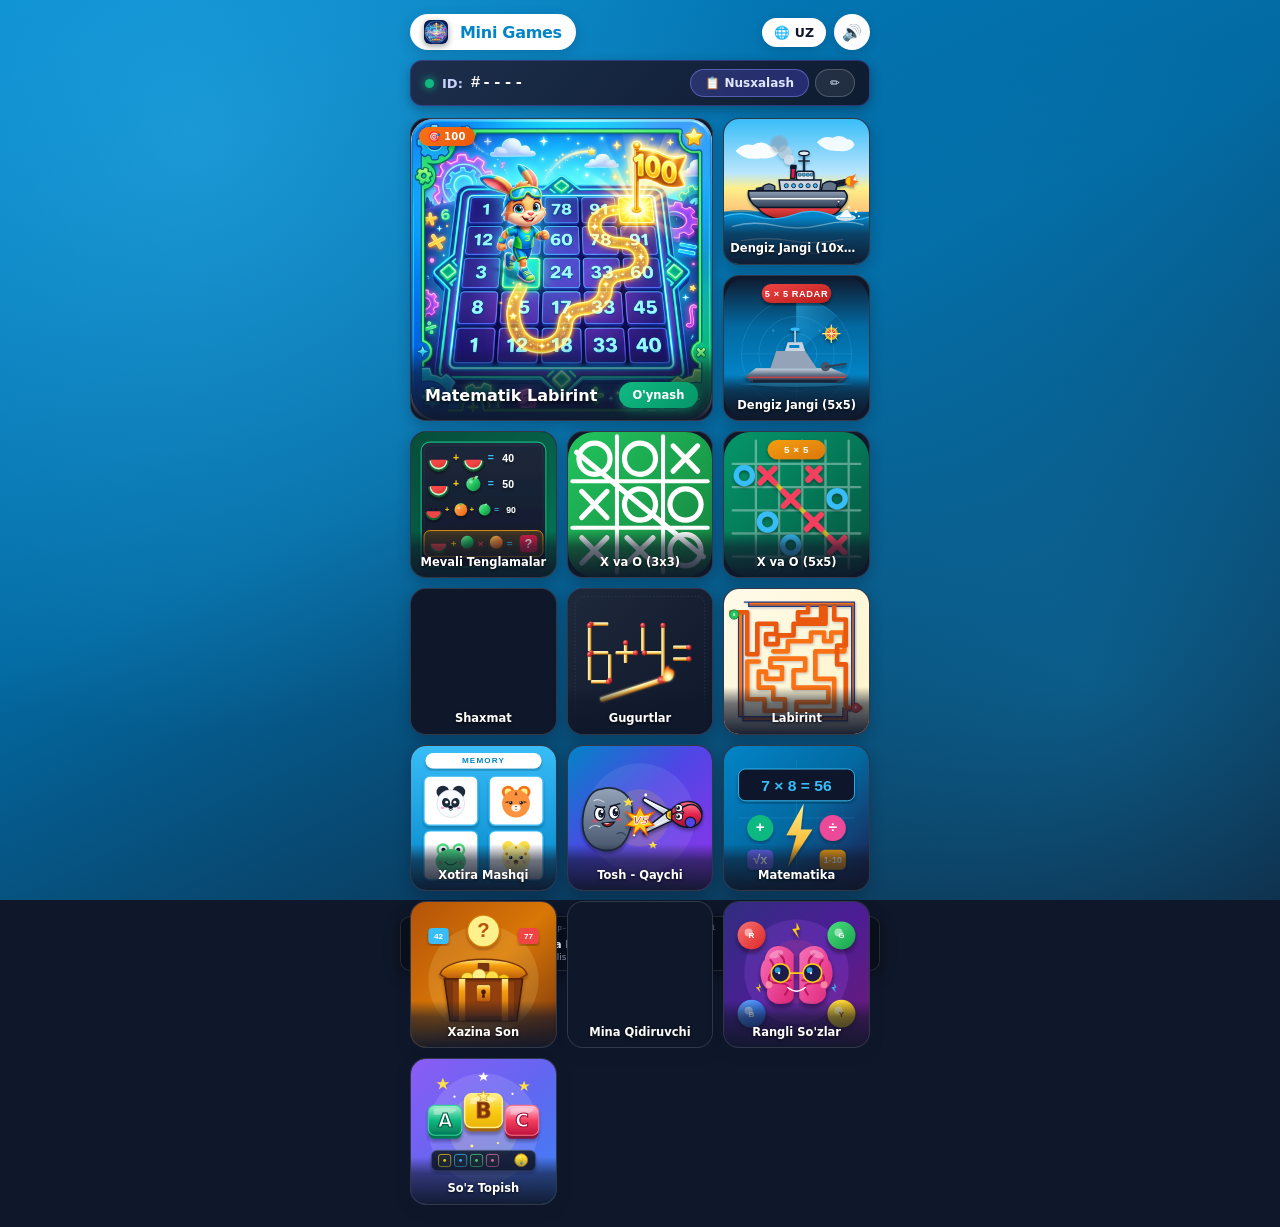
<file: index.html>
<!-- Mini O'yinlar Web & Android WebView index.html -->
<!-- Ulanish va barcha funksiyalar app/src/main/assets/index.html da ham saqlangan -->
<!DOCTYPE html>
<html lang="uz">
<head>
  <meta charset="UTF-8" />
  <meta http-equiv="refresh" content="0; url=app/src/main/assets/index.html" />
  <title>Mini O'yinlar</title>
</head>
<body>
  <p><a href="app/src/main/assets/index.html">Mini O'yinlarga o'tish</a></p>
</body>
</html>
</file>
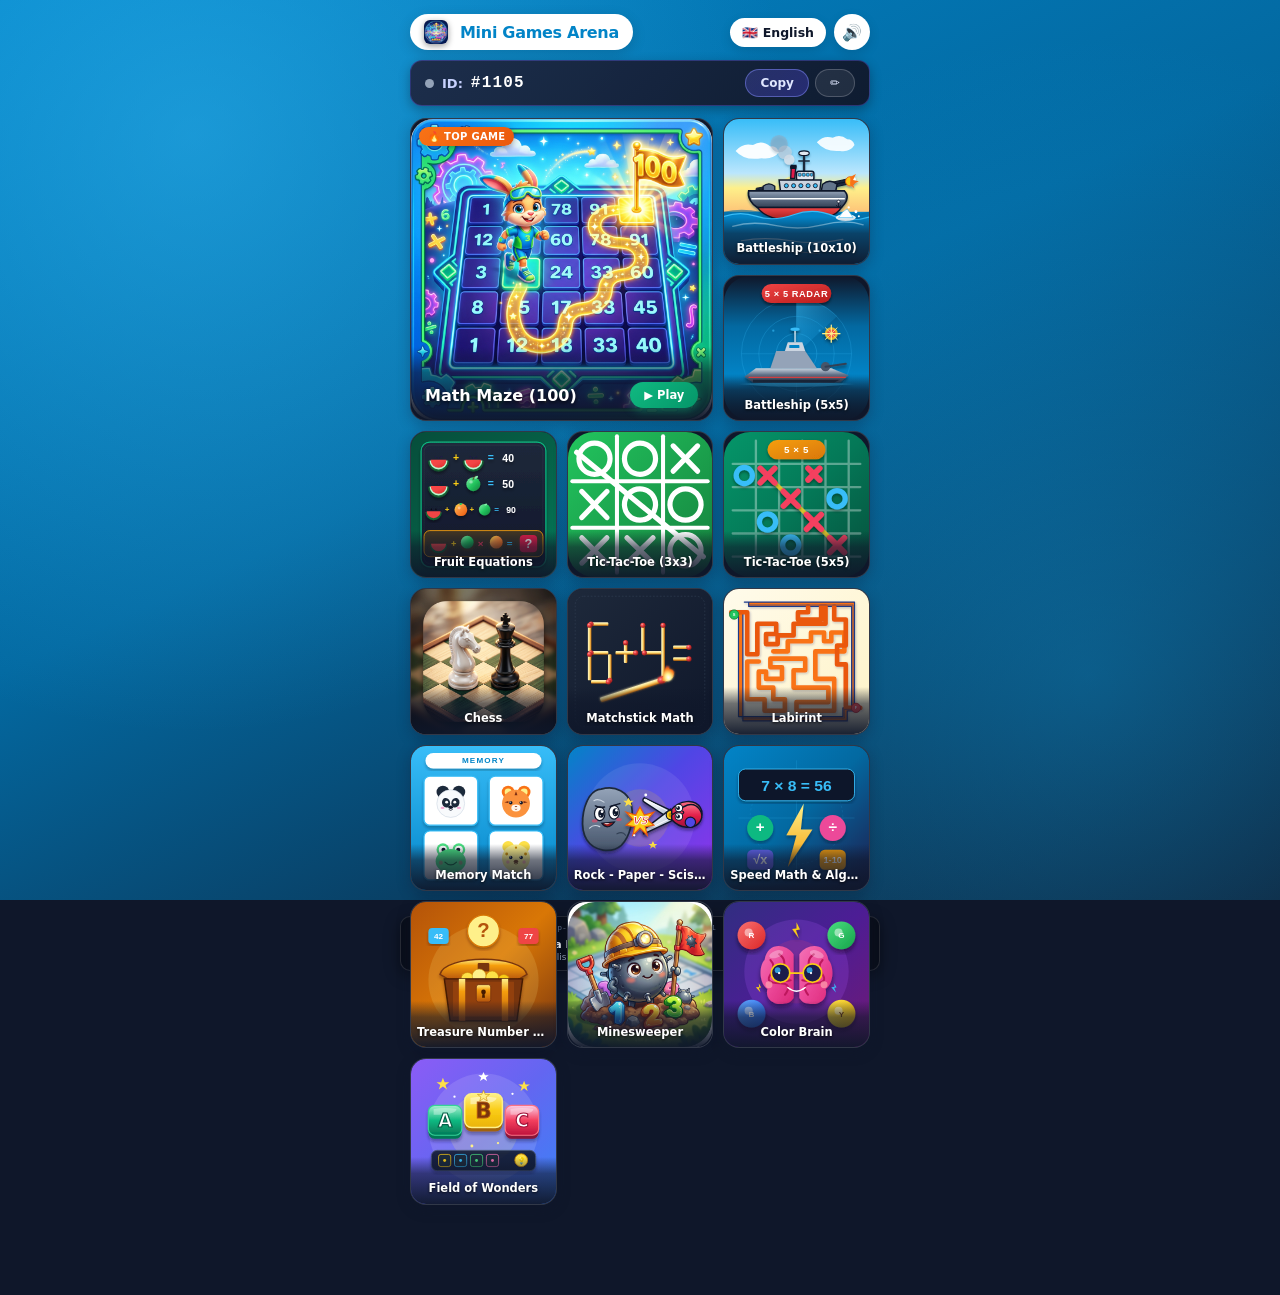
<file: app/src/main/assets/index.html>
<!DOCTYPE html>
<html lang="uz">
<head>
  <meta charset="UTF-8" />
  <meta name="viewport" content="width=device-width, initial-scale=1.0, maximum-scale=1.0, user-scalable=no, viewport-fit=cover" />
  <title>Mini Games Arena</title>
  <style>
    html, body {
      margin: 0;
      padding: 0;
      background: #0f172a;
      background-color: #0f172a;
      color: #f8fafc;
      width: 100%;
      height: 100%;
    }
  </style>
  <link rel="stylesheet" href="css/style.css" />
  <link rel="stylesheet" href="css/games.css" />
</head>
<body>
  <canvas id="confetti-cvs"></canvas>

  <div id="app-container">
    <!-- MOBILE CLEAN TOP BAR -->
    <header id="main-header" class="mobile-header">
      <div class="brand-capsule" onclick="App.goView('menu')" title="Mini Games Arena">
        <img src="images/mini_games_arena_cartoon.jpg" alt="Logo" style="width:24px; height:24px; border-radius:6px; object-fit:cover; margin-right:4px; box-shadow:0 2px 6px rgba(0,0,0,0.4);" />
        <span class="brand-title-text" id="main-brand-title">Mini Games</span>
      </div>

      <div class="header-controls">
        <button class="top-btn-pill" onclick="App.openLangModal()" id="lang-btn" title="Tilni tanlash">🌐 UZ</button>
        <button class="top-icon-circle" onclick="AudioEngine.toggleSound()" id="sound-btn" title="Ovoz">🔊</button>
      </div>
    </header>

    <!-- AUTOMATIC PLAYER ID DISPLAY -->
    <div class="player-id-bar" id="player-id-bar">
      <div class="player-id-label" onclick="Multiplayer.copyMyId()" style="cursor:pointer;" title="ID ni nusxalash">
        <span class="online-dot" id="my-online-dot"></span>
        <span id="lbl-your-id">ID:</span>
        <span class="player-id-val" id="my-player-id-val">#----</span>
      </div>
      <div style="display:flex; gap:6px;">
        <button class="btn-copy-id" onclick="Multiplayer.copyMyId()" id="btn-copy-id" title="ID ni nusxalash">📋 Nusxalash</button>
        <button class="btn-copy-id" onclick="Multiplayer.editMyId()" id="btn-edit-id" title="ID ni o'zgartirish" style="background:rgba(255,255,255,0.08); border-color:rgba(255,255,255,0.2);">✏️</button>
      </div>
    </div>

    <!-- CONNECTED PEER BAR (Active 1v1 Pairing) -->
    <div class="connected-peer-bar" id="connected-peer-bar" style="display:none;">
      <div class="connected-peer-info">
        <span class="online-dot" style="background:#10b981; box-shadow:0 0 8px #10b981;"></span>
        <span id="lbl-connected-with" style="font-size:13px; font-weight:800; color:#e0e7ff;">Siz #---- bilan bog'langansiz</span>
      </div>
      <button class="btn-disconnect-peer" onclick="Multiplayer.disconnectCurrentPeer()" id="btn-disconnect-peer" title="Bog'lanishni uzish">❌ Uzish</button>
    </div>

    <!-- 0. ASOSIY MENYU: POKI GAME GRID (1.png) -->
    <div id="view-menu" class="view active">
      <div class="poki-grid" id="poki-game-grid">
        <!-- 1. FEATURED 2x2 CARD: MATEMATIK LABIRINT -->
        <div class="poki-card poki-featured" onclick="App.goView('mathmaze')" data-game="mathmaze matematik labirint 100 ball pathfinding panjara matrisa cartoon">
          <img src="images/mathmaze_cartoon.jpg" alt="Matematik Labirint" decoding="async" loading="eager" style="object-fit:cover; width:100%; height:100%; border-radius:22px;" />
          <div class="poki-badge-top" id="top-game-badge">🎯 100</div>
          <div class="poki-card-info">
            <div class="poki-featured-title" id="m-arena-banner-title">Matematik Labirint</div>
            <div class="poki-play-pill" id="poki-play-pill">O'ynash</div>
          </div>
        </div>

        <!-- DENGIZ JANGI (BATTLESHIP 10x10) -->
        <div class="poki-card" onclick="App.goView('battleship')" data-game="battleship dengiz jangi kema floti sea battle 10x10">
          <img src="images/battleship.svg" alt="Dengiz Jangi" decoding="async" loading="lazy" />
          <div class="poki-card-title" id="m-battle-title">Dengiz Jangi (10x10)</div>
        </div>

        <!-- DENGIZ JANGI (BATTLESHIP 5x5) -->
        <div class="poki-card" onclick="App.goView('battleship5')" data-game="battleship5 dengiz jangi 5x5 kema floti sea battle tezkor radar besh">
          <img src="images/battleship5.svg" alt="Dengiz Jangi (5x5)" decoding="async" loading="lazy" />
          <div class="poki-card-title" id="m-battle5-title">Dengiz Jangi (5x5)</div>
        </div>

        <!-- 2. MEVALI TENGLAMALAR (ALGEBRAIC FRUIT PUZZLE) -->
        <div class="poki-card" onclick="App.goView('fruitmath')" data-game="fruitmath mevali tenglamalar algebra tarvuz olma apelsin arifmetika">
          <img src="images/fruitmath.svg" alt="Mevali Tenglamalar" decoding="async" loading="lazy" />
          <div class="poki-card-title" id="m-fruitmath-title">Mevali Tenglamalar</div>
        </div>

        <!-- 3. TIC TAC TOE (3x3) -->
        <div class="poki-card" onclick="App.goView('ttt')" data-game="ttt x va o tic tac toe 3x3 uchga uch">
          <img src="images/ttt.svg" alt="X va O" decoding="async" loading="lazy" />
          <div class="poki-card-title" id="m-ttt-title">X va O (3x3)</div>
        </div>

        <!-- TIC TAC TOE (5x5) -->
        <div class="poki-card" onclick="App.goView('ttt5')" data-game="ttt5 x va o 5x5 tic tac toe connect 4 besh besh">
          <img src="images/ttt5.svg" alt="X va O (5x5)" decoding="async" loading="lazy" />
          <div class="poki-card-title" id="m-ttt5-title">X va O (5x5)</div>
        </div>

        <!-- SHAXMAT (CHESS) -->
        <div class="poki-card" onclick="App.goView('chess')" data-game="chess shaxmat bot duel doska usta doskasi">
          <img src="images/chess_icon.jpg" alt="Shaxmat" decoding="async" loading="lazy" />
          <div class="poki-card-title" id="m-chess-title">Shaxmat</div>
        </div>

        <!-- 4. GUGURT TENGLAMALARI -->
        <div class="poki-card" onclick="App.goView('matches')" data-game="matches gugurt tenglamalari choplar">
          <img src="images/matches.svg" alt="Gugurt Tenglamalari" decoding="async" loading="lazy" />
          <div class="poki-card-title" id="m-matches-title">Gugurtlar</div>
        </div>

        <!-- 5. SEHRLI LABIRINT (MAZE RUNNER) -->
        <div class="poki-card" onclick="App.goView('maze')" data-game="maze labirint sehrli runner">
          <img src="images/maze.svg" alt="Labirint" decoding="async" loading="lazy" />
          <div class="poki-card-title" id="m-maze-title">Labirint</div>
        </div>

        <!-- 6. MEMORY MATCH (from 5.jpg) -->
        <div class="poki-card" onclick="App.goView('memory')" data-game="memory xotira mashqi animals hayvonlar">
          <img src="images/memory.svg" alt="Xotira Mashqi" decoding="async" loading="lazy" />
          <div class="poki-card-title" id="m-memory-title">Xotira Mashqi</div>
        </div>

        <!-- 7. TOSH - QAYCHI - QOG'OZ (from 6.png) -->
        <div class="poki-card" onclick="App.goView('rps')" data-game="rps tosh qaychi qogoz duel">
          <img src="images/rps.svg" alt="Tosh Qaychi Qog'oz" decoding="async" loading="lazy" />
          <div class="poki-card-title" id="m-rps-title">Tosh - Qaychi</div>
        </div>

        <!-- 8. TEZKOR MATEMATIKA -->
        <div class="poki-card" onclick="App.goView('math')" data-game="math tezkor matematika algebra hisob">
          <img src="images/math.svg" alt="Tezkor Matematika" decoding="async" loading="lazy" />
          <div class="poki-card-title" id="m-math-title">Matematika</div>
        </div>

        <!-- 9. XAZINA SONNI TOP -->
        <div class="poki-card" onclick="App.goView('guess')" data-game="guess xazina son raqam issiq sovuq">
          <img src="images/guess.svg" alt="Xazina Son" decoding="async" loading="lazy" />
          <div class="poki-card-title" id="m-guess-title">Xazina Son</div>
        </div>

        <!-- 10. MINA QIDIRUVCHI (MINESWEEPER 9x9 - Cartoon Style Icon) -->
        <div class="poki-card" onclick="App.goView('mines')" data-game="mines minesweeper mina qidiruvchi saper 9x9">
          <img src="images/minesweeper_cartoon.jpg" alt="Mina Qidiruvchi" decoding="async" loading="lazy" style="object-fit:cover; border-radius:18px;" />
          <div class="poki-card-title" id="m-mines-title">Mina Qidiruvchi</div>
        </div>

        <!-- 11. RANGLI SO'ZLAR (STROOP TEST) -->
        <div class="poki-card" onclick="App.goView('stroop')" data-game="stroop rangli sozlar color brain test rang">
          <img src="images/stroop.svg" alt="Rangli So'zlar" decoding="async" loading="lazy" />
          <div class="poki-card-title" id="m-stroop-title">Rangli So'zlar</div>
        </div>

        <!-- 12. SO'Z TOPISH (FIELD OF WONDERS) -->
        <div class="poki-card" onclick="App.goView('pole')" data-game="pole soz topish mojizalar maydoni word">
          <img src="images/word.svg" alt="So'z Topish" decoding="async" loading="lazy" />
          <div class="poki-card-title" id="m-pole-title">So'z Topish</div>
        </div>
      </div>
    </div>

    <!-- 1. VIEW BATTLESHIP (10X10) -->
    <div id="view-battleship" class="view">
      <div class="nav-bar">
        <button class="btn-back" onclick="App.goView('menu')">⬅ Chiqish</button>
        <span class="page-title" id="bs-header-title">Dengiz Jangi (10x10)</span>
        <div>
          <button class="btn-icon-pill" onclick="Battleship.enterPlacementPhase()">🔄</button>
          <button class="btn-icon-pill" onclick="Battleship.enterPlacementPhase()">⚙️</button>
        </div>
      </div>

      <!-- Mode Selector -->
      <div class="mode-switch-group">
        <button class="mode-tab-btn active" id="bs-tab-bot" onclick="Battleship.setMode('bot')">
          <span class="lbl-vs-bot">🤖 Botga qarshi</span>
        </button>
        <button class="mode-tab-btn" id="bs-tab-player" onclick="App.open2pModal('battleship')">
          <span class="lbl-vs-player">👥 2 O'yinchi</span>
        </button>
        <button class="mode-tab-btn" id="bs-tab-online" onclick="Multiplayer.openChallengeModal('battleship')">
          <span>🌐 Onlayn</span>
        </button>
      </div>

      <!-- PHASE 1: MANUAL / AUTO SHIP PLACEMENT -->
      <div id="bs-placement-card">
        <div class="bs-placement-box">
          <div style="display:flex; justify-content:space-between; align-items:center; margin-bottom:8px;">
            <span style="font-size:13px; font-weight:800; color:#38bdf8;" id="bs-placement-title">Kemalarni Joylashtirish</span>
            <button class="btn-action btn-green" style="width:auto; padding:6px 14px; font-size:12px; border-radius:8px;" id="bs-btn-rotate" onclick="Battleship.toggleOrientation()">Gorizontal</button>
          </div>

          <!-- Ships tray -->
          <div class="bs-ships-tray" id="bs-ships-tray"></div>

          <!-- Placement 10x10 Grid -->
          <div class="bs-grid" id="bs-placement-grid"></div>

          <!-- Placement action buttons -->
          <div class="bs-placement-actions">
            <button class="btn-bs-sub btn-dark-orange" onclick="Battleship.autoPlaceMyFleet()" id="bs-btn-auto">Avto Joylash</button>
            <button class="btn-bs-sub btn-dark-orange" onclick="Battleship.clearMyFleet()" id="bs-btn-clear">Tozalash</button>
          </div>
          <button class="btn-action btn-green" style="margin-top:10px;" id="bs-btn-start-battle" onclick="Battleship.startBattle()">Jangni Boshlash</button>
        </div>
      </div>

      <!-- PHASE 2: BATTLE RADAR AND WAR -->
      <div id="bs-battle-card" style="display:none;">
        <!-- Scoreboard -->
        <div class="scoreboard">
          <div class="score-col">
            <div class="score-lbl" id="bs-score-lbl-you">Siz</div>
            <div class="score-val" id="bs-my-score" style="color:#38bdf8;">0</div>
          </div>
          <div class="score-mid">
            <div style="font-size:10px; color:#94a3b8;" id="bs-fleet-status-lbl">FLOT HOLATI</div>
            <div style="font-size:13px; font-weight:800; color:#fff;" id="bs-my-remaining">🚢 6/6</div>
          </div>
          <div class="score-col">
            <div class="score-lbl" id="bs-opp-label">Dushman</div>
            <div class="score-val" id="bs-opp-score" style="color:#f43f5e;">0</div>
          </div>
        </div>

        <!-- Radar Card (Enemy Grid) -->
        <div class="bs-radar-card">
          <div style="display:flex; justify-content:space-between; align-items:center; margin-bottom:8px;">
            <span style="font-size:12px; font-weight:800; color:#38bdf8;" id="bs-target-radar-lbl">🎯 NISHON RADARI (10x10)</span>
            <span style="font-size:12px; font-weight:800; color:#f43f5e;" id="bs-opp-remaining">🎯 6/6</span>
          </div>
          <div class="bs-grid" id="bs-opp-grid"></div>
        </div>

        <!-- Status Indicator -->
        <div class="ttt-status-pill">
          <span id="bs-status-msg" style="color:#38bdf8;">Sizning navbatingiz: Dushman katagiga bosing!</span>
        </div>

        <!-- My Fleet Placement Mini Box -->
        <div class="bs-fleet-box">
          <div class="bs-mini-grid" id="bs-my-grid"></div>
          <div style="flex:1;">
            <div style="font-size:13px; font-weight:800; color:#fff; margin-bottom:4px;" id="bs-your-fleet-lbl">Sizning Flotingiz</div>
            <div style="font-size:11px; color:var(--text-muted); margin-bottom:8px;" id="bs-fleet-ships-desc">1x(4), 1x(3), 2x(2), 2x(1) kemalar</div>
            <button class="btn-action btn-dark-orange" style="padding:6px 10px; font-size:11px;" onclick="Battleship.backToPlacement()" id="bs-btn-reposition">Flotni O'zgartirish</button>
          </div>
        </div>
      </div>
    </div>

    <!-- 2. VIEW MAZE RUNNER (SEHRLI LABIRINT) -->
    <div id="view-maze" class="view">
      <div class="nav-bar">
        <button class="btn-back" onclick="App.goView('menu')">⬅ Chiqish</button>
        <span class="page-title" id="maze-header-title">Labirint</span>
        <button class="btn-icon-pill" onclick="MazeGame.startNewMaze()">🔄</button>
      </div>

      <div class="mode-switch-group">
        <button class="mode-tab-btn active" id="maze-tab-bot" onclick="MazeGame.setMode('bot')">
          <span class="lbl-vs-bot">🤖 Bot bilan poyga</span>
        </button>
        <button class="mode-tab-btn" id="maze-tab-player" onclick="App.open2pModal('maze')">
          <span class="lbl-vs-player">👥 2 O'yinchi</span>
        </button>
        <button class="mode-tab-btn" id="maze-tab-online" onclick="Multiplayer.openChallengeModal('maze')">
          <span>🌐 Onlayn</span>
        </button>
      </div>

      <div class="scoreboard">
        <div class="score-col">
          <div class="score-lbl" id="maze-moves-lbl">🟡 Siz (Qadam)</div>
          <div class="score-val" id="maze-moves-val" style="color:#fde047;">0</div>
        </div>
        <div class="score-col">
          <div class="score-lbl" id="maze-wins-lbl">🏆 Siz</div>
          <div class="score-val" id="maze-my-score" style="color:#10b981;">0</div>
        </div>
        <div class="score-col" id="maze-opp-score-col">
          <div class="score-lbl" id="maze-opp-lbl">👤 Raqib</div>
          <div class="score-val" id="maze-opp-score" style="color:#f43f5e;">0</div>
        </div>
        <div class="score-col">
          <div class="score-lbl" id="maze-stars-lbl">✨ Yulduz</div>
          <div class="score-val" id="maze-stars-val" style="color:#38bdf8; font-size:14px;">0/3</div>
        </div>
      </div>

      <!-- Maze Canvas -->
      <div class="maze-board-container" id="maze-board"></div>

      <!-- MODERN ERGONOMIC D-PAD CONTROLS -->
      <div class="maze-controller-wrap">
        <div class="modern-dpad">
          <button class="dpad-btn dpad-up" onclick="MazeGame.movePlayer(0, -1)" aria-label="Up">
            <svg width="24" height="24" viewBox="0 0 24 24" fill="none" stroke="currentColor" stroke-width="3" stroke-linecap="round" stroke-linejoin="round"><path d="M18 15l-6-6-6 6"/></svg>
          </button>
          <button class="dpad-btn dpad-left" onclick="MazeGame.movePlayer(-1, 0)" aria-label="Left">
            <svg width="24" height="24" viewBox="0 0 24 24" fill="none" stroke="currentColor" stroke-width="3" stroke-linecap="round" stroke-linejoin="round"><path d="M15 18l-6-6 6-6"/></svg>
          </button>
          <div class="dpad-center"></div>
          <button class="dpad-btn dpad-right" onclick="MazeGame.movePlayer(1, 0)" aria-label="Right">
            <svg width="24" height="24" viewBox="0 0 24 24" fill="none" stroke="currentColor" stroke-width="3" stroke-linecap="round" stroke-linejoin="round"><path d="M9 18l6-6-6-6"/></svg>
          </button>
          <button class="dpad-btn dpad-down" onclick="MazeGame.movePlayer(0, 1)" aria-label="Down">
            <svg width="24" height="24" viewBox="0 0 24 24" fill="none" stroke="currentColor" stroke-width="3" stroke-linecap="round" stroke-linejoin="round"><path d="M6 9l6 6 6-6"/></svg>
          </button>
        </div>
      </div>
    </div>

    <!-- 3. VIEW TIC TAC TOE (3X3) -->
    <div id="view-ttt" class="view">
      <div class="nav-bar">
        <button class="btn-back" onclick="App.goView('menu')">⬅ Chiqish</button>
        <span class="page-title" id="ttt-header-title">X va O (Tic-Tac-Toe)</span>
        <button class="btn-icon-pill" onclick="TTT.newRound()">🔄</button>
      </div>

      <div class="mode-switch-group">
        <button class="mode-tab-btn active" id="ttt-tab-bot" onclick="TTT.setMode('bot')">
          <span class="lbl-vs-bot">🤖 Bot</span>
        </button>
        <button class="mode-tab-btn" id="ttt-tab-player" onclick="App.open2pModal('ttt')">
          <span class="lbl-vs-player">👥 2 O'yinchi</span>
        </button>
        <button class="mode-tab-btn" id="ttt-tab-online" onclick="Multiplayer.openChallengeModal('ttt')">
          <span>🌐 Onlayn</span>
        </button>
      </div>

      <div class="scoreboard">
        <div class="score-col">
          <div class="score-lbl" id="ttt-lbl-x">X (Siz)</div>
          <div class="score-val" id="ttt-score-x" style="color:#f43f5e;">0</div>
        </div>
        <div class="score-mid">
          <div style="font-size:10px; color:#94a3b8;" id="ttt-draw-lbl">DURANG</div>
          <div id="ttt-score-draw" style="font-size:18px; color:#fff;">0</div>
        </div>
        <div class="score-col">
          <div class="score-lbl" id="ttt-lbl-o">O (Bot)</div>
          <div class="score-val" id="ttt-score-o" style="color:#38bdf8;">0</div>
        </div>
      </div>

      <div class="ttt-status-pill">
        <div class="ttt-turn-dot dot-x" id="ttt-turn-dot">X</div>
        <span id="ttt-status-msg">Sizning navbatingiz (X)</span>
      </div>

      <!-- STRICT 3X3 GRID -->
      <div class="ttt-board-container" id="ttt-board">
        <div class="ttt-cell" onclick="TTT.clickCell(0)"></div>
        <div class="ttt-cell" onclick="TTT.clickCell(1)"></div>
        <div class="ttt-cell" onclick="TTT.clickCell(2)"></div>
        <div class="ttt-cell" onclick="TTT.clickCell(3)"></div>
        <div class="ttt-cell" onclick="TTT.clickCell(4)"></div>
        <div class="ttt-cell" onclick="TTT.clickCell(5)"></div>
        <div class="ttt-cell" onclick="TTT.clickCell(6)"></div>
        <div class="ttt-cell" onclick="TTT.clickCell(7)"></div>
        <div class="ttt-cell" onclick="TTT.clickCell(8)"></div>
      </div>

      <button class="btn-action btn-green" onclick="TTT.newRound()" id="ttt-btn-new-round">Yangi Raund</button>
    </div>

    <!-- 4. VIEW SPEED MATH & ALGEBRA -->
    <div id="view-math" class="view">
      <div class="nav-bar">
        <button class="btn-back" onclick="App.goView('menu')">⬅ Chiqish</button>
        <span class="page-title" id="math-header-title">Tezkor Matematika</span>
        <button class="btn-icon-pill" onclick="MathGame.restart()">🔄</button>
      </div>

      <!-- Level Switcher -->
      <div style="display:flex; align-items:center; gap:6px; margin-bottom:12px;">
        <button class="btn-icon-pill" onclick="document.getElementById('math-level-tabs').scrollBy({left: -120, behavior: 'smooth'})" style="padding:6px 8px; font-size:13px; flex-shrink:0;" title="Oldingi bosqichlar">◀</button>
        <div class="level-tabs" id="math-level-tabs" style="flex:1; overflow-x:auto; overflow-y:hidden; flex-wrap:nowrap; padding:6px 4px; scrollbar-width:none; -webkit-overflow-scrolling:touch; touch-action:pan-x; margin:0;">
          <button class="lvl-btn active" style="flex: 0 0 auto;" id="math-tab-1" onclick="MathGame.setLevel(1)">1-bosqich</button>
          <button class="lvl-btn" style="flex: 0 0 auto;" id="math-tab-2" onclick="MathGame.setLevel(2)">2-bosqich</button>
          <button class="lvl-btn" style="flex: 0 0 auto;" id="math-tab-3" onclick="MathGame.setLevel(3)">3-bosqich</button>
          <button class="lvl-btn" style="flex: 0 0 auto;" id="math-tab-4" onclick="MathGame.setLevel(4)">4-bosqich</button>
          <button class="lvl-btn" style="flex: 0 0 auto;" id="math-tab-5" onclick="MathGame.setLevel(5)">5-bosqich</button>
          <button class="lvl-btn" style="flex: 0 0 auto;" id="math-tab-6" onclick="MathGame.setLevel(6)">6-bosqich</button>
          <button class="lvl-btn" style="flex: 0 0 auto;" id="math-tab-7" onclick="MathGame.setLevel(7)">7-bosqich</button>
          <button class="lvl-btn" style="flex: 0 0 auto;" id="math-tab-8" onclick="MathGame.setLevel(8)">8-bosqich</button>
          <button class="lvl-btn" style="flex: 0 0 auto;" id="math-tab-9" onclick="MathGame.setLevel(9)">9-bosqich</button>
          <button class="lvl-btn" style="flex: 0 0 auto;" id="math-tab-10" onclick="MathGame.setLevel(10)">10-bosqich</button>
        </div>
        <button class="btn-icon-pill" onclick="document.getElementById('math-level-tabs').scrollBy({left: 120, behavior: 'smooth'})" style="padding:6px 8px; font-size:13px; flex-shrink:0;" title="Keyingi bosqichlar">▶</button>
      </div>

      <div class="math-timer-bar">
        <div class="math-timer-fill" id="math-timer-fill"></div>
      </div>

      <div class="scoreboard">
        <div class="score-col">
          <div class="score-lbl" id="math-lbl-score">BALL</div>
          <div class="score-val" id="math-score-val" style="color:#8b5cf6;">0</div>
        </div>
        <div class="score-mid">
          <div style="font-size:10px; color:#94a3b8;" id="math-lbl-streak">SERIYA</div>
          <div id="math-streak-val" style="font-size:16px; font-weight:800; color:#f59e0b;">🔥 0</div>
        </div>
        <div class="score-col">
          <div class="score-lbl" id="math-lbl-record">REKORD</div>
          <div class="score-val" id="math-best-val" style="color:#10b981;">0</div>
        </div>
      </div>

      <!-- Problem Card -->
      <div class="math-card">
        <span style="display:inline-block; font-size:11px; font-weight:800; color:#c4b5fd; text-transform:uppercase; margin-bottom:6px;" id="math-current-level-tag">1-Daraja</span>
        <div class="math-problem" id="math-expression">24 + 18 = ?</div>
        <div style="font-size:13px; color:#94a3b8;" id="math-time-val">30s</div>
      </div>

      <!-- 4 Choice Options -->
      <div class="math-options-grid">
        <button class="math-choice-btn" id="math-opt-0" onclick="MathGame.pick(0)">--</button>
        <button class="math-choice-btn" id="math-opt-1" onclick="MathGame.pick(1)">--</button>
        <button class="math-choice-btn" id="math-opt-2" onclick="MathGame.pick(2)">--</button>
        <button class="math-choice-btn" id="math-opt-3" onclick="MathGame.pick(3)">--</button>
      </div>

      <button class="btn-action btn-green" onclick="MathGame.showSolutionModal()" id="math-btn-solution">Yechilish Yo'lini Ko'rish</button>
    </div>

    <!-- 5. VIEW TREASURE NUMBER GUESSER -->
    <div id="view-guess" class="view">
      <div class="nav-bar">
        <button class="btn-back" onclick="App.goView('menu')">⬅ Chiqish</button>
        <span class="page-title" id="guess-header-title">Xazina Sonni Top</span>
        <button class="btn-icon-pill" onclick="GuessNew.start()">🔄</button>
      </div>

      <div class="mode-switch-group">
        <button class="mode-tab-btn active" id="guess-tab-bot" onclick="GuessNew.setMode('bot')">
          <span class="lbl-vs-bot">🤖 Botga qarshi</span>
        </button>
        <button class="mode-tab-btn" id="guess-tab-player" onclick="GuessNew.setMode('player')">
          <span class="lbl-vs-player">👥 O'yinchiga qarshi</span>
        </button>
      </div>

      <div class="level-tabs">
        <button class="lvl-btn active" id="guess-tab-25" onclick="GuessNew.setGrid(25)">1 dan 25 gacha</button>
        <button class="lvl-btn" id="guess-tab-50" onclick="GuessNew.setGrid(50)">1 dan 50 gacha</button>
      </div>

      <div class="scoreboard">
        <div class="score-col">
          <div class="score-lbl" id="guess-lbl-tries">URINISHLAR</div>
          <div class="score-val" id="guess-tries-count" style="color:#f59e0b;">0</div>
        </div>
        <div class="score-mid">
          <div style="font-size:10px; color:#94a3b8;" id="guess-lbl-range">QIDIRUV ORALIG'I</div>
          <div style="font-size:16px; font-weight:800; color:#fff;" id="guess-range-text">1 - 25</div>
        </div>
        <div class="score-col">
          <div class="score-lbl" id="guess-lbl-status">MAQOM</div>
          <div class="score-val" id="guess-meter-icon">🎯</div>
        </div>
      </div>

      <div class="ttt-status-pill" id="guess-meter">
        <span id="guess-meter-text">Bitta raqamni bosing!</span>
      </div>

      <div class="guess-matrix" id="guess-matrix-box"></div>

      <button class="btn-action btn-green" onclick="GuessNew.start()" id="guess-btn-restart">Qayta Boshlash</button>
    </div>

    <!-- 6. VIEW ROCK PAPER SCISSORS -->
    <div id="view-rps" class="view">
      <div class="nav-bar">
        <button class="btn-back" onclick="App.goView('menu')">⬅ Chiqish</button>
        <span class="page-title" id="rps-header-title">Tosh - Qaychi - Qog'oz</span>
        <button class="btn-icon-pill" onclick="RPS.resetScore()">🔄</button>
      </div>

      <div class="mode-switch-group">
        <button class="mode-tab-btn active" id="rps-tab-bot" onclick="RPS.setMode('bot')">
          <span class="lbl-vs-bot">🤖 Botga qarshi</span>
        </button>
        <button class="mode-tab-btn" id="rps-tab-player" onclick="App.open2pModal('rps')">
          <span class="lbl-vs-player">👥 2 O'yinchi</span>
        </button>
        <button class="mode-tab-btn" id="rps-tab-online" onclick="Multiplayer.openChallengeModal('rps')">
          <span>🌐 Onlayn</span>
        </button>
      </div>

      <div class="scoreboard">
        <div class="score-col">
          <div class="score-lbl" id="rps-name-1">Siz</div>
          <div class="score-val" id="rps-score-1" style="color:#ec4899;">0</div>
        </div>
        <div class="score-mid">
          <div style="font-size:11px; color:#94a3b8;" id="rps-lbl-round">RAUND</div>
          <div style="font-size:16px; font-weight:800; color:#fff;">VS</div>
        </div>
        <div class="score-col">
          <div class="score-lbl" id="rps-name-2">AI Bot</div>
          <div class="score-val" id="rps-score-2" style="color:#38bdf8;">0</div>
        </div>
      </div>

      <div class="rps-battlefield">
        <div style="text-align:center;">
          <div class="rps-hand-circle" id="rps-hand-1">❔</div>
          <div style="font-size:11px; font-weight:700; color:#94a3b8; margin-top:6px;" id="rps-lbl-you-1">Siz</div>
        </div>
        <div style="font-size:24px; font-weight:900; color:#6366f1;">⚡</div>
        <div style="text-align:center;">
          <div class="rps-hand-circle" id="rps-hand-2">❔</div>
          <div style="font-size:11px; font-weight:700; color:#94a3b8; margin-top:6px;" id="rps-lbl-2">AI Bot</div>
        </div>
      </div>

      <div class="ttt-status-pill">
        <span id="rps-status-alert">Tanlovingizni bajaring!</span>
      </div>

      <div class="rps-controls">
        <button class="rps-pick-btn" onclick="RPS.play('rock')">
          <span>✊</span>
          <div id="rps-lbl-rock">Tosh</div>
        </button>
        <button class="rps-pick-btn" onclick="RPS.play('paper')">
          <span>✋</span>
          <div id="rps-lbl-paper">Qog'oz</div>
        </button>
        <button class="rps-pick-btn" onclick="RPS.play('scissors')">
          <span>✌️</span>
          <div id="rps-lbl-scissors">Qaychi</div>
        </button>
      </div>
    </div>

    <!-- 6. VIEW MATCHSTICK MATH -->
    <div id="view-matches" class="view">
      <div class="nav-bar">
        <button class="btn-back" onclick="App.goView('menu')">⬅ Chiqish</button>
        <span class="page-title" id="matches-header-title">Gugurt Tenglamalari</span>
        <button class="btn-icon-pill" onclick="MatchesGame.start()">🔄</button>
      </div>

      <!-- Level & Objective Badge (Progressive Difficulty) -->
      <div class="matches-level-banner" style="display:flex; justify-content:space-between; align-items:center; background:rgba(30, 41, 59, 0.7); border:1px solid rgba(249, 115, 22, 0.35); padding:8px 14px; border-radius:12px; margin-bottom:10px;">
        <div style="display:flex; align-items:center; gap:8px;">
          <span style="background:linear-gradient(135deg, #f97316, #ea580c); color:#fff; font-weight:900; font-size:12px; padding:3px 8px; border-radius:6px;" id="matches-level-badge">1-BOSQICH</span>
          <span style="font-size:13px; font-weight:800; color:#fde047;" id="matches-goal-text">1 ta cho'pni ko'chiring</span>
        </div>
        <div style="font-size:12px; font-weight:800; color:#94a3b8;" id="matches-prog-text">1 / 10</div>
      </div>

      <div class="scoreboard">
        <div class="score-col">
          <div class="score-lbl" id="matches-lbl-score">BALL</div>
          <div class="score-val" id="matches-score-val" style="color:#f97316;">0</div>
        </div>
        <div class="score-col">
          <div class="score-lbl" id="matches-lbl-hand">QO'LDA</div>
          <div class="score-val" id="matches-hand-display" style="color:#fde047;">0 ta</div>
        </div>
        <div class="score-col">
          <div class="score-lbl" id="matches-lbl-time">VAQT</div>
          <div class="score-val" id="matches-time-val" style="color:#38bdf8;">0s</div>
        </div>
      </div>

      <!-- Dynamic Guidance -->
      <div style="text-align:center; margin:8px 0;">
        <div id="matches-guide-text" style="font-size:12px; font-weight:700; color:#cbd5e1; background:rgba(15,23,42,0.8); border:1px solid rgba(249,115,22,0.3); border-radius:20px; padding:6px 14px; display:inline-block;">
          Gugurt cho'pini olish uchun bosing, bo'sh joyga qo'yish uchun xira chiziqni bosing
        </div>
      </div>

      <!-- Real Interactive Matchsticks Board -->
      <div id="matches-board-container" class="match-board-container"></div>

      <!-- 2x2 Clean Action Buttons (Green & Dark Orange) -->
      <div style="display:grid; grid-template-columns: 1fr 1fr; gap:10px; margin-top:14px;">
        <button class="btn-action btn-dark-orange" onclick="MatchesGame.resetCurrentPuzzle()" id="matches-btn-reset" style="padding:12px 6px; font-size:13px; font-weight:800; border-radius:10px;">
          <span id="matches-btn-reset-txt">Qaytarish</span>
        </button>
        <button class="btn-action btn-dark-orange" onclick="MatchesGame.skipPuzzle()" id="matches-btn-skip" style="padding:12px 6px; font-size:13px; font-weight:800; border-radius:10px;">
          <span id="matches-btn-skip-txt">Boshqa</span>
        </button>
        <button class="btn-action btn-green" onclick="MatchesGame.showHint()" id="matches-btn-hint" style="padding:12px 6px; font-size:13px; font-weight:800; border-radius:10px;">
          <span id="matches-btn-hint-txt">Yechim</span>
        </button>
        <button class="btn-action btn-green" onclick="MatchesGame.nextPuzzle()" id="matches-btn-next" style="padding:12px 6px; font-size:13px; font-weight:800; border-radius:10px;">
          <span id="matches-btn-next-txt">Keyingi</span>
        </button>
      </div>
    </div>

    <!-- 7. VIEW FIELD OF WONDERS (POLUCHUDES) -->
    <!-- 7. VIEW SO'Z TOPISH (FIELD OF WONDERS) -->
    <div id="view-pole" class="view">
      <div class="nav-bar">
        <button class="btn-back" onclick="App.goView('menu')">⬅ Chiqish</button>
        <span class="page-title" id="pole-header-title">So'z Topish</span>
        <button class="btn-icon-pill" onclick="PoleGame.start()">🔄</button>
      </div>

      <div class="scoreboard">
        <div class="score-col">
          <div class="score-lbl" id="pole-lbl-score">BALL</div>
          <div class="score-val" id="pole-score-val" style="color:#eab308;">⭐ 0</div>
        </div>
        <div class="score-col">
          <div class="score-lbl" id="pole-lbl-lives">JONLAR</div>
          <div class="score-val" id="pole-lives-val" style="color:#f43f5e; font-size:14px; letter-spacing:2px;">❤️❤️❤️❤️❤️</div>
        </div>
        <div class="score-col">
          <div class="score-lbl" id="pole-lbl-question">SAVOL</div>
          <div class="score-val" id="pole-q-num-val" style="color:#38bdf8; font-size:14px;">1 / 20</div>
        </div>
      </div>

      <div class="card-box" style="margin-top:10px; text-align:center;">
        <div style="display:inline-block; font-size:12px; font-weight:800; background:rgba(56, 189, 248, 0.15); color:#38bdf8; padding:4px 12px; border-radius:12px; margin-bottom:8px;" id="pole-topic-tag">📌 Mavzu</div>
        <div id="pole-question-text" style="font-size:15px; font-weight:700; color:#fff; line-height:1.4; margin-bottom:12px;">Savol yuklanmoqda...</div>
        <div id="pole-word-board" class="pole-board-wrap"></div>
      </div>

      <!-- Action Buttons: Hint & Whole Word Guess (No Icons, Green & Dark Orange) -->
      <div style="display:flex; gap:10px; justify-content:center; margin:12px 0;">
        <button class="btn-action btn-green" onclick="PoleGame.giveHint()" style="flex:1; padding:12px 14px; font-size:14px; font-weight:800; border-radius:12px;" id="pole-btn-hint">
          <span id="pole-hint-lbl">Harf Ochish</span>
        </button>
        <button class="btn-action btn-dark-orange" onclick="PoleGame.openGuessWordModal()" style="flex:1; padding:12px 14px; font-size:14px; font-weight:800; border-radius:12px;" id="pole-btn-guess">
          <span id="pole-guess-lbl">Butun So'zni Aytish</span>
        </button>
      </div>

      <div id="pole-keyboard-box" class="pole-keyboard"></div>
    </div>

    <!-- 8. VIEW MEMORY (XOTIRA MASHQI) -->
    <div id="view-memory" class="view">
      <div class="nav-bar">
        <button class="btn-back" onclick="App.goView('menu')">⬅ Chiqish</button>
        <span class="page-title" id="memory-header-title">Xotira Mashqi</span>
        <button class="btn-icon-pill" onclick="MemoryGame.start()">🔄</button>
      </div>
      <div class="scoreboard">
        <div class="score-col"><div class="score-lbl" id="memory-lbl-score">BALL</div><div class="score-val" id="memory-score-val" style="color:#eab308;">⭐ 0</div></div>
        <div class="score-col"><div class="score-lbl" id="memory-lbl-moves">URINISHLAR</div><div class="score-val" id="memory-moves-val" style="color:#38bdf8;">0</div></div>
        <div class="score-col"><div class="score-lbl" id="memory-lbl-time">VAQT</div><div class="score-val" id="memory-time-val" style="color:#f43f5e;">⏱️ 0s</div></div>
      </div>
      <!-- Expanded Responsive 4x4 Grid -->
      <div style="width:100%; max-width:480px; margin:16px auto; padding:0 8px;">
        <div id="memory-board" class="memory-grid-4x4"></div>
      </div>
    </div>

    <!-- 10. VIEW MINESWEEPER (MINA QIDIRUVCHI 9X9) -->
    <div id="view-mines" class="view">
      <div class="nav-bar">
        <button class="btn-back" onclick="App.goView('menu')">⬅ Chiqish</button>
        <span class="page-title" id="mines-header-title">Mina Qidiruvchi</span>
        <div>
          <button class="btn-icon-pill" onclick="MinesGame.start()">🔄</button>
        </div>
      </div>

      <div class="mines-container">
        <!-- Header Info Bar: Left Mines, Restart Smiley, Timer -->
        <div class="mines-header-bar">
          <div class="mines-digital-box">
            <span class="mines-digital-label" id="lbl-mines-mines">MINALAR</span>
            <div class="mines-retro-counter" id="mines-count-val">10</div>
          </div>

          <div class="mines-smiley-btn" id="mines-restart-face" onclick="MinesGame.start()">😃</div>

          <div class="mines-digital-box">
            <span class="mines-digital-label" id="lbl-mines-time">VAQT</span>
            <div class="mines-retro-counter" id="mines-timer-val">000</div>
          </div>
        </div>

        <!-- Quick Flag/Dig Mode Toggle Bar -->
        <div class="mines-tools-bar">
          <button class="mines-mode-btn mines-dig-active" id="mines-mode-toggle-btn" onclick="MinesGame.toggleFlagMode()">Ochish</button>
        </div>

        <!-- 9x9 Responsive Board -->
        <div id="mines-board" class="mines-board-9x9"></div>

        <!-- Status / Gesture Hint -->
        <div id="mines-status-hint" style="font-size:12px; color:#94a3b8; font-weight:700; text-align:center; margin-top:4px;">
          Bosish: ochish | Uzoq bosish: bayroq
        </div>
      </div>
    </div>

    <!-- 11. VIEW COLOR BRAIN / STROOP TEST -->
    <div id="view-stroop" class="view">
      <div class="nav-bar">
        <button class="btn-back" onclick="App.goView('menu')">⬅ Chiqish</button>
        <span class="page-title" id="stroop-header-title">Rangli So'zlar</span>
        <div>
          <button class="btn-icon-pill" onclick="StroopGame.start()">🔄</button>
        </div>
      </div>

      <div class="stroop-container">
        <!-- Stats Header Bar -->
        <div class="stroop-header-bar">
          <div class="stroop-badge" id="stroop-time-val" style="color:#f43f5e;">⏱️ 30s</div>
          <div class="stroop-badge" id="stroop-score-val" style="color:#facc15;">⭐ 0</div>
          <div class="stroop-badge" id="stroop-combo-val" style="color:#f97316;">🔥 0x</div>
          <div class="stroop-badge" id="stroop-best-val" style="color:#38bdf8;">🏆 0</div>
        </div>

        <!-- Mascot Mood & Intrigue Alert Row -->
        <div class="stroop-mascot-row" id="stroop-mascot-row">
          <span class="stroop-mascot-icon" id="stroop-mascot-icon">🧐</span>
          <span class="stroop-mascot-txt" id="stroop-mascot-txt">Matn rangini toping!</span>
        </div>

        <!-- Trick Alert Banner (Hidden by default) -->
        <div class="stroop-trick-banner" id="stroop-trick-banner" style="display:none;">
          ⚡ TESKARI REJIM: SO'ZNING O'ZINI BOSING! ⚡
        </div>

        <!-- Instruction Rule -->
        <div class="stroop-instruction-card" id="stroop-instruction-text">
          Diqqat: So'zni o'qimang! U qaysi rangda yozilgan bo'lsa, o'sha rangli tugmani bosing!
        </div>

        <!-- Central Big Display Word Card -->
        <div class="stroop-word-card" id="stroop-word-card">
          <div class="stroop-word" id="stroop-display-word">QIZIL</div>
        </div>

        <!-- Start / Restart Button -->
        <button class="btn-action btn-green" id="stroop-start-btn" onclick="StroopGame.start()" style="max-width:380px; width:100%; padding:16px; font-size:18px; font-weight:900; border-radius:14px; display:none;">
          Boshlash
        </button>

        <!-- 4 Large Thumb-friendly Color Buttons (Equal 2x2 Grid) -->
        <div class="stroop-btn-grid" id="stroop-active-arena">
          <button class="stroop-btn stroop-btn-red" onclick="StroopGame.chooseColor('red')">
            <span id="lbl-color-red">QIZIL</span>
          </button>
          <button class="stroop-btn stroop-btn-green" onclick="StroopGame.chooseColor('green')">
            <span id="lbl-color-green">YASHIL</span>
          </button>
          <button class="stroop-btn stroop-btn-blue" onclick="StroopGame.chooseColor('blue')">
            <span id="lbl-color-blue">KO'K</span>
          </button>
          <button class="stroop-btn stroop-btn-yellow" onclick="StroopGame.chooseColor('yellow')">
            <span id="lbl-color-yellow">SARIQ</span>
          </button>
        </div>
      </div>
    </div>

    <!-- 12. VIEW MATH MAZE (5X5 PATHFINDING PUZZLE - 100) -->
    <div id="view-mathmaze" class="view">
      <div class="nav-bar">
        <button class="btn-back" onclick="App.goView('menu')">⬅ Chiqish</button>
        <span class="page-title" id="mathmaze-header-title">Matematik Labirint</span>
        <div>
          <button class="btn-icon-pill" onclick="MathMaze.start()">🔄</button>
        </div>
      </div>

      <div class="mathmaze-container" id="mathmaze-container">
        <!-- Top Stats Bar -->
        <div class="maze-header-bar">
          <div class="maze-stat-box">
            <span class="maze-stat-label" id="lbl-maze-goal">MAQSAD</span>
            <div class="maze-stat-val" style="color:#facc15;">🎯 100</div>
          </div>

          <div class="maze-stat-box">
            <span class="maze-stat-label" id="lbl-maze-current">YIG'INDI</span>
            <div class="maze-sum-badge" id="mathmaze-sum-val">0</div>
          </div>

          <div class="maze-stat-box">
            <span class="maze-stat-label" id="lbl-maze-steps">QADAM</span>
            <div class="maze-stat-val" id="mathmaze-steps-val">0/8</div>
          </div>

          <div class="maze-stat-box">
            <span class="maze-stat-label" id="lbl-maze-level">BOSQICH</span>
            <div class="maze-stat-val" id="mathmaze-lvl-val" style="color:#38bdf8;">1</div>
          </div>
        </div>

        <!-- Progress Bar towards 100 -->
        <div class="maze-progress-wrap">
          <div class="maze-progress-bar" id="mathmaze-progress-bar"></div>
        </div>

        <!-- Rule / Status message with Runner Speech Bubble -->
        <div class="maze-instruction-card" id="mathmaze-status-hint">
          Faqat pastga ⬇️ va o'ngga ➡️ yuring. Marraga borganda yig'indi aniq 100 bo'lishi shart!
        </div>

        <!-- 5x5 Grid Board (Unique ID to avoid collision with classic maze!) -->
        <div id="mathmaze-board" class="maze-grid-5x5"></div>

        <!-- Action Controls Bar (With Solution Button, Green & Dark Orange, No Icons) -->
        <div class="maze-controls-bar">
          <button class="maze-btn maze-btn-undo" onclick="MathMaze.undoStep()" id="mathmaze-undo-btn"><span id="mathmaze-undo-txt">1 Qadam Orqaga</span></button>
          <button class="maze-btn maze-btn-reset" onclick="MathMaze.resetPath()" id="mathmaze-reset-btn"><span id="mathmaze-reset-txt">Boshidan Boshlash</span></button>
          <button class="maze-btn maze-btn-solution" onclick="MathMaze.showSolution()" id="mathmaze-sol-btn"><span id="mathmaze-sol-txt">Yechim</span></button>
          <button class="maze-btn maze-btn-next" onclick="MathMaze.nextLevel()" id="mathmaze-next-btn"><span id="mathmaze-next-txt">Keyingi Bosqich</span></button>
        </div>
      </div>
    </div>

    <!-- 13. VIEW FRUIT EQUATIONS (ALGEBRAIC FRUIT PUZZLE) -->
    <div id="view-fruitmath" class="view">
      <div class="nav-bar">
        <button class="btn-back" onclick="App.goView('menu')">⬅ Chiqish</button>
        <span class="page-title" id="fruitmath-header-title">Mevali Tenglamalar</span>
        <div>
          <button class="btn-icon-pill" onclick="FruitGame.start()">🔄</button>
        </div>
      </div>

      <div class="fruitmath-container">
        <!-- Top Stats Bar -->
        <div class="fruitmath-header-bar">
          <div class="stroop-badge" style="color:#38bdf8;">
            <span id="lbl-fruit-lvl">Bosqich</span>: <b id="fruit-level-val">1</b>
          </div>
          <div class="stroop-badge" style="color:#facc15;">
            ⭐ <span id="fruit-score-val">0</span>
          </div>
          <div class="stroop-badge" id="fruit-streak-val" style="color:#f97316;">
            🔥 0
          </div>
        </div>

        <!-- Chalkboard Equations -->
        <div class="fruitmath-chalkboard" id="fruit-board"></div>

        <!-- Solution / Step by step card -->
        <div class="fruitmath-solution-box" id="fruit-solution-box"></div>

        <!-- Quick 4 multiple-choice buttons -->
        <div class="fruitmath-options-grid" id="fruit-options-grid"></div>

        <!-- Input & Submit line -->
        <div class="fruitmath-input-wrap">
          <div class="fruitmath-input-display" id="fruit-input-val">?</div>
          <button class="fruitmath-submit-btn" id="fruit-submit-btn" onclick="FruitGame.submitAnswer()">Tekshirish</button>
        </div>

        <!-- Touch Numpad -->
        <div class="fruitmath-keypad">
          <button class="fruitmath-key" onclick="FruitGame.pressKey('1')">1</button>
          <button class="fruitmath-key" onclick="FruitGame.pressKey('2')">2</button>
          <button class="fruitmath-key" onclick="FruitGame.pressKey('3')">3</button>
          <button class="fruitmath-key" onclick="FruitGame.pressKey('4')">4</button>
          <button class="fruitmath-key" onclick="FruitGame.pressKey('5')">5</button>
          <button class="fruitmath-key" onclick="FruitGame.pressKey('6')">6</button>
          <button class="fruitmath-key" onclick="FruitGame.pressKey('7')">7</button>
          <button class="fruitmath-key" onclick="FruitGame.pressKey('8')">8</button>
          <button class="fruitmath-key" onclick="FruitGame.pressKey('9')">9</button>
          <button class="fruitmath-key fn" onclick="FruitGame.pressKey('C')">C</button>
          <button class="fruitmath-key" onclick="FruitGame.pressKey('0')">0</button>
          <button class="fruitmath-key fn" onclick="FruitGame.pressKey('back')">⌫</button>
        </div>
      </div>
    </div>

    <!-- 15. VIEW TIC TAC TOE 5X5 -->
    <div id="view-ttt5" class="view">
      <div class="nav-bar">
        <button class="btn-back" onclick="App.goView('menu')">⬅ Chiqish</button>
        <span class="page-title" id="ttt5-header-title">X va O (5x5)</span>
        <button class="btn-icon-pill" onclick="TTT5.newRound()">🔄</button>
      </div>

      <div class="mode-switch-group">
        <button class="mode-tab-btn active" id="ttt5-tab-bot" onclick="TTT5.setMode('bot')">
          <span class="lbl-vs-bot">🤖 Bot</span>
        </button>
        <button class="mode-tab-btn" id="ttt5-tab-player" onclick="App.open2pModal('ttt5')">
          <span class="lbl-vs-player">👥 2 O'yinchi</span>
        </button>
        <button class="mode-tab-btn" id="ttt5-tab-online" onclick="Multiplayer.openChallengeModal('ttt5')">
          <span>🌐 Onlayn</span>
        </button>
      </div>

      <div class="scoreboard">
        <div class="score-col">
          <div class="score-lbl" id="ttt5-lbl-x">X (Siz)</div>
          <div class="score-val" id="ttt5-score-x" style="color:#f43f5e;">0</div>
        </div>
        <div class="score-mid">
          <div style="font-size:10px; color:#94a3b8;" id="ttt5-draw-lbl">DURANG</div>
          <div id="ttt5-score-draw" style="font-size:18px; color:#fff;">0</div>
        </div>
        <div class="score-col">
          <div class="score-lbl" id="ttt5-lbl-o">O (Bot)</div>
          <div class="score-val" id="ttt5-score-o" style="color:#38bdf8;">0</div>
        </div>
      </div>

      <!-- Rule indicator -->
      <div class="ttt5-rule-note" id="ttt5-rule-note-txt">
        🎯 G'alaba uchun: ketma-ket 4 ta belgi (gorizontal, vertikal yoki diagonal)
      </div>

      <div class="ttt-status-pill">
        <div class="ttt-turn-dot dot-x" id="ttt5-turn-dot">X</div>
        <span id="ttt5-status-msg">Sizning navbatingiz (X)</span>
      </div>

      <!-- STRICT 5X5 GRID (25 cells) -->
      <div class="ttt5-board-container" id="ttt5-board">
        <div class="ttt5-cell" onclick="TTT5.clickCell(0)"></div>
        <div class="ttt5-cell" onclick="TTT5.clickCell(1)"></div>
        <div class="ttt5-cell" onclick="TTT5.clickCell(2)"></div>
        <div class="ttt5-cell" onclick="TTT5.clickCell(3)"></div>
        <div class="ttt5-cell" onclick="TTT5.clickCell(4)"></div>
        <div class="ttt5-cell" onclick="TTT5.clickCell(5)"></div>
        <div class="ttt5-cell" onclick="TTT5.clickCell(6)"></div>
        <div class="ttt5-cell" onclick="TTT5.clickCell(7)"></div>
        <div class="ttt5-cell" onclick="TTT5.clickCell(8)"></div>
        <div class="ttt5-cell" onclick="TTT5.clickCell(9)"></div>
        <div class="ttt5-cell" onclick="TTT5.clickCell(10)"></div>
        <div class="ttt5-cell" onclick="TTT5.clickCell(11)"></div>
        <div class="ttt5-cell" onclick="TTT5.clickCell(12)"></div>
        <div class="ttt5-cell" onclick="TTT5.clickCell(13)"></div>
        <div class="ttt5-cell" onclick="TTT5.clickCell(14)"></div>
        <div class="ttt5-cell" onclick="TTT5.clickCell(15)"></div>
        <div class="ttt5-cell" onclick="TTT5.clickCell(16)"></div>
        <div class="ttt5-cell" onclick="TTT5.clickCell(17)"></div>
        <div class="ttt5-cell" onclick="TTT5.clickCell(18)"></div>
        <div class="ttt5-cell" onclick="TTT5.clickCell(19)"></div>
        <div class="ttt5-cell" onclick="TTT5.clickCell(20)"></div>
        <div class="ttt5-cell" onclick="TTT5.clickCell(21)"></div>
        <div class="ttt5-cell" onclick="TTT5.clickCell(22)"></div>
        <div class="ttt5-cell" onclick="TTT5.clickCell(23)"></div>
        <div class="ttt5-cell" onclick="TTT5.clickCell(24)"></div>
      </div>

      <button class="btn-action btn-green" onclick="TTT5.newRound()" id="ttt5-btn-new-round">Yangi Raund</button>
    </div>

    <!-- 16. VIEW BATTLESHIP 5X5 -->
    <div id="view-battleship5" class="view">
      <div class="nav-bar">
        <button class="btn-back" onclick="App.goView('menu')">⬅ Chiqish</button>
        <span class="page-title" id="bs5-header-title">Dengiz Jangi (5x5)</span>
        <div>
          <button class="btn-icon-pill" onclick="Battleship5.enterPlacementPhase()">🔄</button>
          <button class="btn-icon-pill" onclick="Battleship5.enterPlacementPhase()">⚙️</button>
        </div>
      </div>

      <!-- Mode Selector -->
      <div class="mode-switch-group">
        <button class="mode-tab-btn active" id="bs5-tab-bot" onclick="Battleship5.setMode('bot')">
          <span class="lbl-vs-bot">🤖 Botga qarshi</span>
        </button>
        <button class="mode-tab-btn" id="bs5-tab-player" onclick="App.open2pModal('battleship5')">
          <span class="lbl-vs-player">👥 2 O'yinchi</span>
        </button>
        <button class="mode-tab-btn" id="bs5-tab-online" onclick="Multiplayer.openChallengeModal('battleship5')">
          <span>🌐 Onlayn</span>
        </button>
      </div>

      <!-- PHASE 1: SHIP PLACEMENT -->
      <div id="bs5-placement-card">
        <div class="bs-placement-box">
          <div style="display:flex; justify-content:space-between; align-items:center; margin-bottom:8px;">
            <span style="font-size:13px; font-weight:800; color:#38bdf8;" id="bs5-placement-title">Kemalarni Joylashtirish</span>
            <button class="btn-action btn-green" style="width:auto; padding:6px 14px; font-size:12px; border-radius:8px;" id="bs5-btn-rotate" onclick="Battleship5.toggleOrientation()">Gorizontal</button>
          </div>

          <!-- Ships tray -->
          <div class="bs-ships-tray" id="bs5-ships-tray"></div>

          <!-- Placement 5x5 Grid -->
          <div class="bs5-grid" id="bs5-placement-grid"></div>

          <!-- Placement actions -->
          <div class="bs-placement-actions">
            <button class="btn-bs-sub btn-dark-orange" onclick="Battleship5.autoPlaceMyFleet()" id="bs5-btn-auto">Avto Joylash</button>
            <button class="btn-bs-sub btn-dark-orange" onclick="Battleship5.clearMyFleet()" id="bs5-btn-clear">Tozalash</button>
          </div>
          <button class="btn-action btn-green" style="margin-top:10px;" id="bs5-btn-start-battle" onclick="Battleship5.startBattle()">Jangni Boshlash</button>
        </div>
      </div>

      <!-- PHASE 2: BATTLE RADAR -->
      <div id="bs5-battle-card" style="display:none;">
        <!-- Scoreboard -->
        <div class="scoreboard">
          <div class="score-col">
            <div class="score-lbl" id="bs5-score-lbl-you">Siz</div>
            <div class="score-val" id="bs5-my-score" style="color:#38bdf8;">0</div>
          </div>
          <div class="score-mid">
            <div style="font-size:10px; color:#94a3b8;" id="bs5-fleet-status-lbl">FLOT HOLATI</div>
            <div style="font-size:13px; font-weight:800; color:#fff;" id="bs5-my-remaining">🚢 4/4</div>
          </div>
          <div class="score-col">
            <div class="score-lbl" id="bs5-opp-label">Dushman</div>
            <div class="score-val" id="bs5-opp-score" style="color:#f43f5e;">0</div>
          </div>
        </div>

        <!-- Radar Card (Enemy Grid 5x5) -->
        <div class="bs-radar-card" style="max-width:350px;">
          <div style="display:flex; justify-content:space-between; align-items:center; margin-bottom:8px;">
            <span style="font-size:12px; font-weight:800; color:#38bdf8;" id="bs5-target-radar-lbl">🎯 NISHON RADARI (5x5)</span>
            <span style="font-size:12px; font-weight:800; color:#f43f5e;" id="bs5-opp-remaining">🎯 4/4</span>
          </div>
          <div class="bs5-grid" id="bs5-opp-grid"></div>
        </div>

        <!-- Status Indicator -->
        <div class="ttt-status-pill">
          <span id="bs5-status-msg" style="color:#38bdf8;">Sizning navbatingiz: Dushman katagiga bosing!</span>
        </div>

        <!-- Fleet Box Mini -->
        <div class="bs-fleet-box" style="max-width:350px;">
          <div class="bs5-mini-grid" id="bs5-my-grid"></div>
          <div style="flex:1;">
            <div style="font-size:13px; font-weight:800; color:#fff; margin-bottom:4px;" id="bs5-your-fleet-lbl">Sizning Flotingiz</div>
            <div style="font-size:11px; color:var(--text-muted); margin-bottom:8px;" id="bs5-fleet-ships-desc">1x(3), 1x(2), 2x(1) kemalar</div>
            <button class="btn-action btn-dark-orange" style="padding:6px 10px; font-size:11px;" onclick="Battleship5.backToPlacement()" id="bs5-btn-reposition">Flotni O'zgartirish</button>
          </div>
        </div>
      </div>
    </div>

    <!-- 17. VIEW CHESS (SHAXMAT) -->
    <div id="view-chess" class="view">
      <div class="nav-bar">
        <button class="btn-back" onclick="App.goView('menu')">⬅ Chiqish</button>
        <span class="page-title" id="chess-header-title">Shaxmat</span>
        <div style="display:flex; gap:6px;">
          <button class="btn-icon-pill" onclick="ChessGame.toggleSettings()" id="chess-btn-toggle-settings" title="Sozlamalar">⚙️</button>
          <button class="btn-icon-pill" onclick="ChessGame.startNewGame(false)" title="Yangi o'yin">🔄</button>
        </div>
      </div>

      <!-- Mode Selector: Bot vs 2 Players vs Onlayn -->
      <div class="mode-switch-group">
        <button class="mode-tab-btn active" id="chess-tab-bot" onclick="ChessGame.setMode('bot')">
          <span id="chess-tab-bot-txt">🤖 Botga qarshi</span>
        </button>
        <button class="mode-tab-btn" id="chess-tab-local" onclick="App.open2pModal('chess')">
          <span id="chess-tab-local-txt">👥 2 O'yinchi</span>
        </button>
        <button class="mode-tab-btn" id="chess-tab-online" onclick="Multiplayer.openChallengeModal('chess')">
          <span id="chess-tab-online-txt">🌐 Onlayn</span>
        </button>
      </div>

      <!-- Unified Match Settings Card (Rang, Daraja, Vaqt) -->
      <div class="chess-settings-card" id="chess-settings-card">
        <div class="chess-settings-header">
          <span class="chess-settings-title" id="chess-settings-card-title">⚙️ O'yin Sozlamalari</span>
          <button class="chess-settings-collapse-btn" onclick="ChessGame.toggleSettings(false)" id="chess-settings-collapse-btn" title="Yashirish">✕</button>
        </div>

        <!-- Row 1: Rang tanlash (Color Selection) -->
        <div class="chess-setting-group" id="chess-color-select-bar">
          <div class="chess-setting-label-row">
            <span class="chess-setting-icon">🎨</span>
            <span class="chess-setting-label" id="chess-lbl-color">Rang:</span>
          </div>
          <div class="chess-pill-row">
            <button class="chess-pill-btn active" id="chess-color-w" onclick="ChessGame.setColorChoice('w')">
              ⚪ <span id="chess-color-w-txt">Oqlar</span>
            </button>
            <button class="chess-pill-btn" id="chess-color-random" onclick="ChessGame.setColorChoice('random')">
              🎲 <span id="chess-color-random-txt">Tasodifiy</span>
            </button>
            <button class="chess-pill-btn" id="chess-color-b" onclick="ChessGame.setColorChoice('b')">
              ⚫ <span id="chess-color-b-txt">Qoralar</span>
            </button>
          </div>
        </div>

        <!-- Row 2: Qiyinlik darajasi (Difficulty - for Bot mode) -->
        <div class="chess-setting-group" id="chess-difficulty-bar">
          <div class="chess-setting-label-row">
            <span class="chess-setting-icon">⚡</span>
            <span class="chess-setting-label" id="chess-lbl-diff">Qiyinlik:</span>
          </div>
          <div class="chess-pill-row">
            <button class="chess-pill-btn" id="chess-diff-easy" onclick="ChessGame.setDifficulty('easy')">🟢 Oson</button>
            <button class="chess-pill-btn active" id="chess-diff-medium" onclick="ChessGame.setDifficulty('medium')">🟡 O'rta</button>
            <button class="chess-pill-btn" id="chess-diff-hard" onclick="ChessGame.setDifficulty('hard')">🔴 Qiyin</button>
            <button class="chess-pill-btn" id="chess-diff-master" onclick="ChessGame.setDifficulty('master')">🏆 Usta</button>
          </div>
        </div>

        <!-- Row 3: Vaqt nazorati (Time Limit) -->
        <div class="chess-setting-group" id="chess-time-select-bar">
          <div class="chess-setting-label-row">
            <span class="chess-setting-icon">⏱️</span>
            <span class="chess-setting-label" id="chess-lbl-time">Vaqt:</span>
          </div>
          <div class="chess-pill-row time-pills">
            <button class="chess-pill-btn" id="chess-time-1m" onclick="ChessGame.setTimeLimit('1m')">⚡ 1 daq</button>
            <button class="chess-pill-btn" id="chess-time-3m" onclick="ChessGame.setTimeLimit('3m')">⚡ 3 daq</button>
            <button class="chess-pill-btn active" id="chess-time-5m" onclick="ChessGame.setTimeLimit('5m')">⏱️ 5 daq</button>
            <button class="chess-pill-btn" id="chess-time-10m" onclick="ChessGame.setTimeLimit('10m')">⌛ 10 daq</button>
            <button class="chess-pill-btn" id="chess-time-unlimited" onclick="ChessGame.setTimeLimit('unlimited')">♾️ Cheksiz</button>
          </div>
        </div>
      </div>

      <!-- Compact Quick Settings Summary Pill (visible when settings card is minimized) -->
      <div class="chess-quick-settings-bar" id="chess-quick-settings-bar" onclick="ChessGame.toggleSettings(true)" style="display:none;">
        <span id="chess-quick-summary-txt">🎨 Oqlar • ⚡ O'rta • ⏱️ 5 daq</span>
        <span style="font-size:11px; opacity:0.8;">⚙️ O'zgartirish ▾</span>
      </div>

      <!-- Pro Chess Arena: Opponent Strip (Above Board) -->
      <div class="chess-player-strip top" id="chess-opponent-strip">
        <div class="chess-player-meta">
          <span class="chess-player-avatar" id="chess-opp-avatar">🤖</span>
          <div class="chess-player-details">
            <span class="chess-player-name" id="chess-opp-name">Bot (O'rta)</span>
            <div class="chess-captured-tray" id="chess-captured-b"></div>
          </div>
        </div>
        <div class="chess-digital-clock" id="chess-clock-box-b">
          <span class="chess-clock-piece" id="chess-clock-icon-b">⚫</span>
          <span class="chess-time-val" id="chess-time-val-b">05:00</span>
        </div>
      </div>

      <!-- 8X8 CHESS BOARD WRAPPER -->
      <div class="chess-board-wrap">
        <div class="chess-board" id="chess-board"></div>
      </div>

      <!-- Pro Chess Arena: Player Strip (Below Board) -->
      <div class="chess-player-strip bottom" id="chess-player-strip">
        <div class="chess-player-meta">
          <span class="chess-player-avatar" id="chess-player-avatar">👤</span>
          <div class="chess-player-details">
            <span class="chess-player-name" id="chess-player-name">Siz</span>
            <div class="chess-player-captured-row">
              <div class="chess-captured-tray" id="chess-captured-w"></div>
              <span class="chess-material-diff" id="chess-material-diff"></span>
            </div>
          </div>
        </div>
        <div class="chess-digital-clock active" id="chess-clock-box-w">
          <span class="chess-clock-piece" id="chess-clock-icon-w">⚪</span>
          <span class="chess-time-val" id="chess-time-val-w">05:00</span>
        </div>
      </div>

      <!-- Dedicated Timer & Actions Flank Strip: [ 🤝 Durang ] [ ⏱️ Timer & Turn ] [ 🏳️ Taslim ] -->
      <div class="chess-timer-flank-row">
        <button class="btn-chess-flank btn-chess-draw" onclick="ChessGame.offerDraw()" id="chess-btn-draw" title="Durang">
          <span class="btn-chess-icon">🤝</span>
          <span class="btn-chess-txt" id="chess-btn-draw-txt">Durang</span>
        </button>

        <div class="chess-center-timer-pill" id="chess-status-pill">
          <div style="display:flex; align-items:center; gap:4px;">
            <span id="chess-turn-dot" style="font-size:14px;">⚪</span>
            <span id="chess-status-msg" style="font-weight:700;">Oqlar navbati</span>
          </div>
          <span class="chess-center-clock-badge" id="chess-active-timer-badge">⏱️ 05:00</span>
        </div>

        <button class="btn-chess-flank btn-chess-resign" onclick="ChessGame.resignGame()" id="chess-btn-resign" title="Taslim bo'lish">
          <span class="btn-chess-icon">🏳️</span>
          <span class="btn-chess-txt" id="chess-btn-resign-txt">Taslim</span>
        </button>
      </div>

      <!-- Action Controls (Undo, Flip, New Game) -->
      <div class="chess-controls-row" id="chess-action-bar">
        <button class="btn-chess-action btn-chess-undo" onclick="ChessGame.undoMove()" id="chess-btn-undo" title="Qaytarish">
          <span class="btn-chess-icon">↩</span>
          <span class="btn-chess-txt" id="chess-btn-undo-txt">Qaytarish</span>
        </button>
        <button class="btn-chess-action btn-chess-flip" onclick="ChessGame.flipBoard()" id="chess-btn-flip" title="Aylantirish">
          <span class="btn-chess-icon">🔄</span>
          <span class="btn-chess-txt" id="chess-btn-flip-txt">Aylantirish</span>
        </button>
        <button class="btn-chess-action btn-chess-new" onclick="ChessGame.promptNewGameWithTime()" id="chess-btn-new" title="Yangi o'yin">
          <span class="btn-chess-icon">⚡</span>
          <span class="btn-chess-txt" id="chess-btn-new-txt">Yangi</span>
        </button>
      </div>
      <div id="chess-vs-player-controls" style="display:none;"></div>

      <!-- Move History Notation -->
      <div class="chess-history-wrap" id="chess-move-history"></div>
    </div>
  </div> <!-- end #app-container -->

  <!-- FIELD OF WONDERS GUESS WHOLE WORD MODAL -->
  <div class="modal-backdrop" id="pole-word-modal">
    <div class="modal-sheet" style="border: 2px solid #a855f7; max-width:420px;">
      <div class="modal-icon" style="color:#a855f7;">💡</div>
      <div class="modal-head" id="pole-modal-word-title" style="color:#c084fc;">Butun So'zni Kiritish</div>
      <div class="modal-body" id="pole-modal-word-desc" style="font-size:14px; margin-bottom:14px;">Agar javobni bilsangiz, butun so'zni birdaniga yozing:</div>
      <input type="text" id="pole-word-input" placeholder="SO'ZNI YOZING" style="width:100%; padding:14px; font-size:18px; font-weight:800; text-align:center; text-transform:uppercase; letter-spacing:3px; background:rgba(0,0,0,0.5); border:2px solid #a855f7; border-radius:10px; color:#fff; margin-bottom:16px;" maxlength="30" autocomplete="off" />
      <div style="display:flex; gap:10px;">
        <button class="btn-action btn-dark-orange" onclick="PoleGame.closeGuessWordModal()" id="pole-modal-word-cancel">Bekor qilish</button>
        <button class="btn-action btn-green" onclick="PoleGame.submitFullWord()" id="pole-modal-word-submit">Tasdiqlash</button>
      </div>
    </div>
  </div>

  <!-- MATCHSTICK SOLUTION / VICTORY MODAL -->
  <div class="modal-backdrop" id="matches-solution-modal">
    <div class="modal-sheet" style="border: 2px solid #f97316; max-width:440px;">
      <div class="modal-icon" id="matches-sol-icon">🎉</div>
      <div class="modal-head" id="matches-sol-title" style="color:#fb923c;">To'g'ri Tenglama!</div>
      <div id="matches-sol-eq" style="font-size:26px; font-weight:900; color:#fff; font-family:'Courier New', monospace; letter-spacing:4px; margin:10px 0; background:rgba(0,0,0,0.4); padding:10px; border-radius:10px;">0 + 4 = 4</div>
      <div id="matches-sol-step" style="font-size:13px; color:#cbd5e1; line-height:1.5; margin-bottom:12px; text-align:left; background:rgba(255,255,255,0.05); padding:10px; border-radius:8px;"></div>
      <div id="matches-sol-visual" style="font-size:12px; color:#94a3b8; line-height:1.4; white-space:pre-wrap; margin-bottom:14px; text-align:left; font-family:monospace; background:rgba(0,0,0,0.3); padding:8px; border-radius:6px;"></div>
      <div style="display:flex; gap:8px;">
        <button class="btn-action btn-dark-orange" onclick="MatchesGame.closeSolutionModal()" id="matches-sol-btn-close">Yopish</button>
        <button class="btn-action btn-green" onclick="MatchesGame.onModalNext()" id="matches-sol-btn-next">Keyingisi</button>
      </div>
    </div>
  </div>

  <!-- MULTIPLAYER CHALLENGE & ONLINE SEARCH MODAL -->
  <div class="modal-backdrop" id="mp-challenge-modal">
    <div class="modal-sheet">
      <div class="modal-icon">👥</div>
      <div class="modal-head" id="mp-modal-main-title">Raqib Bilan O'ynash</div>
      <div style="font-size:13px; color:#38bdf8; font-weight:800; margin-bottom:14px;" id="mp-modal-game-title">O'yin Nomi</div>

      <!-- Tabs -->
      <div class="level-tabs" style="margin-bottom:16px;">
        <button class="lvl-btn active" id="mp-tab-id" onclick="Multiplayer.setMpTab('id')">🆔 ID orqali</button>
        <button class="lvl-btn" id="mp-tab-radar" onclick="Multiplayer.setMpTab('radar')">🔍 Onlayn qidirish</button>
        <button class="lvl-btn" id="mp-tab-recent" onclick="Multiplayer.setMpTab('recent')">👥 Do'stlar</button>
      </div>

      <!-- Tab 1: By ID -->
      <div id="mp-body-id">
        <p style="font-size:12px; color:var(--text-muted); margin-bottom:12px;" id="mp-id-desc-text">Do'stingizning 4 xonali ID raqamini kiriting va chaqiruv yuboring:</p>
        <div style="display:flex; gap:8px; margin-bottom:12px;">
          <input type="text" inputmode="numeric" pattern="[0-9]*" class="modal-sheet" id="mp-target-id-input" placeholder="Raqib ID raqami (masalan: 4892)" style="flex:1; padding:14px; background:rgba(255,255,255,0.06); border:1px solid var(--glass-border); border-radius:var(--radius-sm); color:#fff; font-size:18px; font-weight:800; text-align:center; margin:0;" onkeydown="if(event.key==='Enter') Multiplayer.sendInviteById()" />
          <button class="btn-action btn-secondary" style="width:auto; padding:0 16px; margin:0; font-size:16px; font-weight:800; border-radius:var(--radius-sm); display:flex; align-items:center; justify-content:center;" onclick="Multiplayer.pasteTargetId()" title="Nusxalangan ID ni qo'yish" id="btn-paste-id">📋</button>
        </div>
        <button class="btn-action btn-green" onclick="Multiplayer.sendInviteById()">
          <span id="btn-send-invite-txt">Taklif Yuborish</span>
        </button>
      </div>

      <!-- Tab 2: Online Search -->
      <div id="mp-body-radar" style="display:none;">
        <p style="font-size:12px; color:var(--text-muted); margin-bottom:14px;" id="mp-radar-desc-text">Hozir onlayn bo'lgan barcha o'yinchilarni qidiring:</p>
        <button class="btn-action btn-green" id="btn-radar-act" onclick="Multiplayer.startRadarSearch()">O'yinchi Qidirish</button>
        <div id="mp-online-list" style="margin-top:14px; max-height:160px; overflow-y:auto;"></div>
      </div>

      <!-- Tab 3: Friends (Do'stlar) -->
      <div id="mp-body-recent" style="display:none;">
        <div class="recent-rivals-container" id="mp-recent-list">
          <!-- Populated dynamically via JS -->
        </div>
      </div>

      <button class="btn-action btn-secondary" style="margin-top:10px;" id="btn-mp-cancel" onclick="Multiplayer.closeChallengeModal()">Bekor Qilish</button>
    </div>
  </div>

  <!-- INCOMING CHALLENGE POPUP -->
  <div class="modal-backdrop" id="incoming-invite-modal">
    <div class="modal-sheet">
      <div class="modal-icon">🔔</div>
      <div class="modal-head" id="m-incoming-title">O'yin Taklifi!</div>
      <div class="modal-body" id="m-incoming-desc">Raqib sizni o'yinga taklif qilmoqda:</div>
      <div style="display:flex; gap:10px;">
        <button class="btn-action btn-green" id="btn-incoming-accept" onclick="Multiplayer.acceptIncoming()">Qabul Qilish</button>
        <button class="btn-action btn-dark-orange" id="btn-incoming-decline" onclick="Multiplayer.declineIncoming()">Rad Etish</button>
      </div>
    </div>
  </div>

  <!-- DOTA 2 STYLE MATCH FOUND MODAL -->
  <div class="modal-backdrop" id="dota-match-modal" style="z-index: 600;">
    <div class="modal-sheet" style="border: 2px solid #10b981; box-shadow: 0 0 40px rgba(16, 185, 129, 0.4);">
      <div class="modal-icon" style="animation: pulse 1.5s infinite; color: #10b981;">⚔️</div>
      <div class="modal-head" id="dota-match-title" style="color: #10b981; font-size: 24px;">O'YIN TOPILDI!</div>
      <div class="modal-body" id="dota-match-desc" style="font-weight: 800; font-size: 16px;">Raqib topildi!</div>
      <div class="math-timer-bar" style="margin: 15px 0;">
        <div class="math-timer-fill" id="dota-timer-fill" style="background: #10b981;"></div>
      </div>
      <div id="dota-ready-status" style="font-size:14px; color:var(--text-muted); margin-bottom:15px; font-weight:700;">Tayyor: 0/2</div>
      <div style="display:flex; gap:10px; flex-direction:column;">
        <button class="btn-action btn-green" id="dota-accept-btn" onclick="Multiplayer.acceptDotaMatch()" style="padding: 16px; font-size: 16px; font-weight: 900;">QABUL QILISH</button>
        <button class="btn-action btn-dark-orange" id="dota-decline-btn" onclick="Multiplayer.declineDotaMatch()" style="padding: 12px; font-size: 14px; font-weight: 700;">Rad etish</button>
      </div>
    </div>
  </div>

  <!-- UNIVERSAL 2 PLAYERS SELECTION MODAL (ID, ONLINE RADAR, LOCAL) -->
  <div class="modal-backdrop" id="universal-2p-modal" style="z-index: 650;">
    <div class="modal-sheet" style="max-width:380px;">
      <div class="modal-icon">👥</div>
      <div class="modal-head" id="univ-2p-modal-title">2 O'yinchi</div>
      <div style="font-size:13px; color:var(--text-muted); margin-bottom:14px;" id="univ-2p-modal-desc">Raqib bilan o'ynash usulini tanlang:</div>

      <div style="display:flex; flex-direction:column; gap:10px; margin-bottom:14px;">
        <!-- Option 1: ID orqali bog'lanish -->
        <button class="chess-2p-option-card chess-2p-opt-id" onclick="App.on2pSelectOnlineId()">
          <div class="chess-2p-opt-icon">🆔</div>
          <div class="chess-2p-opt-text">
            <span class="chess-2p-opt-title" id="univ-opt-id-title">ID orqali bog'lanish</span>
            <span class="chess-2p-opt-sub" id="univ-opt-id-desc">Do'stingizning ID raqamini kiritib chaqiruv yuboring</span>
          </div>
        </button>

        <!-- Option 2: Onlayn qidiruv (Radar) -->
        <button class="chess-2p-option-card chess-2p-opt-radar" onclick="App.on2pSelectOnlineRadar()">
          <div class="chess-2p-opt-icon">🔍</div>
          <div class="chess-2p-opt-text">
            <span class="chess-2p-opt-title" id="univ-opt-radar-title">Onlayn qidiruv (Radar)</span>
            <span class="chess-2p-opt-sub" id="univ-opt-radar-desc">Faol onlayn o'yinchilarni qidirish va tezkor o'yin</span>
          </div>
        </button>

        <!-- Option 3: Bitta telefonda o'ynash -->
        <button class="chess-2p-option-card chess-2p-opt-local" onclick="App.on2pSelectLocal()">
          <div class="chess-2p-opt-icon">📱</div>
          <div class="chess-2p-opt-text">
            <span class="chess-2p-opt-title" id="univ-opt-local-title">Bitta telefonda o'ynash</span>
            <span class="chess-2p-opt-sub" id="univ-opt-local-desc">Ikkala o'yinchi bitta qurilmada navbatma-navbat o'ynaydi</span>
          </div>
        </button>
      </div>

      <button class="btn-action btn-secondary" style="margin-top:0;" onclick="App.close2pModal()" id="univ-2p-cancel-btn">Bekor Qilish</button>
    </div>
  </div>

  <!-- CHESS TIME CONTROL SELECTION MODAL (NEW GAME) -->
  <div class="modal-backdrop" id="chess-time-select-modal" style="z-index: 680;">
    <div class="modal-sheet" style="max-width:350px; text-align:center;">
      <div class="modal-icon">⏱️</div>
      <div class="modal-head" id="chess-time-modal-title">Vaqt Nazorati</div>
      <p style="font-size:13px; color:var(--text-muted); margin-bottom:16px;" id="chess-time-modal-desc">
        O'yin uchun vaqtni tanlang (bir marta tanlanadi):
      </p>

      <div style="display:flex; flex-direction:column; gap:8px; margin-bottom:16px;">
        <button class="chess-pill-btn" id="chess-modal-time-1m" style="padding:12px; font-size:14px;" onclick="ChessGame.applyNewGameWithTime('1m')">⚡ 1 daqiqa (Bullet)</button>
        <button class="chess-pill-btn" id="chess-modal-time-3m" style="padding:12px; font-size:14px;" onclick="ChessGame.applyNewGameWithTime('3m')">⚡ 3 daqiqa (Blitz)</button>
        <button class="chess-pill-btn active" id="chess-modal-time-5m" style="padding:12px; font-size:14px;" onclick="ChessGame.applyNewGameWithTime('5m')">⏱️ 5 daqiqa (Rapid)</button>
        <button class="chess-pill-btn" id="chess-modal-time-10m" style="padding:12px; font-size:14px;" onclick="ChessGame.applyNewGameWithTime('10m')">⌛ 10 daqiqa (Klassik)</button>
        <button class="chess-pill-btn" id="chess-modal-time-unlimited" style="padding:12px; font-size:14px;" onclick="ChessGame.applyNewGameWithTime('unlimited')">♾️ Cheksiz (Vaqtsiz)</button>
      </div>

      <button class="btn-action btn-secondary" id="chess-time-cancel-btn" onclick="ChessGame.closeTimeModal()">Bekor Qilish</button>
    </div>
  </div>

  <!-- CHESS PAWN PROMOTION MODAL -->
  <div class="modal-backdrop" id="chess-promotion-modal" style="z-index:700;">
    <div class="modal-sheet" style="max-width:320px; text-align:center;">
      <div class="modal-head" id="chess-promote-title" style="font-size:18px;">Piyodani almashtiring:</div>
      <div class="chess-promote-dialog">
        <button class="chess-promote-btn" onclick="ChessGame.selectPromotionPiece('q')" title="Queen">
          <svg viewBox="0 0 45 45"><g fill="#fff" fill-rule="evenodd" stroke="#000" stroke-linecap="round" stroke-linejoin="round" stroke-width="1.5"><path d="M8 12a2 2 0 1 1-4 0 2 2 0 1 1 4 0m16.5-4.5a2 2 0 1 1-4 0 2 2 0 1 1 4 0M41 12a2 2 0 1 1-4 0 2 2 0 1 1 4 0M16 8.5a2 2 0 1 1-4 0 2 2 0 1 1 4 0M33 9a2 2 0 1 1-4 0 2 2 0 1 1 4 0"/><path stroke-linecap="butt" d="M9 26c8.5-1.5 21-1.5 27 0l2-12-7 11V11l-5.5 13.5-3-15-3 15-5.5-14V25L7 14z"/><path stroke-linecap="butt" d="M9 26c0 2 1.5 2 2.5 4 1 1.5 1 1 .5 3.5-1.5 1-1.5 2.5-1.5 2.5-1.5 1.5.5 2.5.5 2.5 6.5 1 16.5 1 23 0 0 0 1.5-1 0-2.5 0 0 .5-1.5-1-2.5-.5-2.5-.5-2 .5-3.5 1-2 2.5-2 2.5-4-8.5-1.5-18.5-1.5-27 0z"/><path fill="none" d="M11.5 30c3.5-1 18.5-1 22 0M12 33.5c6-1 15-1 21 0"/></g></svg>
        </button>
        <button class="chess-promote-btn" onclick="ChessGame.selectPromotionPiece('r')" title="Rook">
          <svg viewBox="0 0 45 45"><g fill="#fff" fill-rule="evenodd" stroke="#000" stroke-linecap="round" stroke-linejoin="round" stroke-width="1.5"><path stroke-linecap="butt" d="M9 39h27v-3H9zm3-3v-4h21v4zm-1-22V9h4v2h5V9h5v2h5V9h4v5"/><path d="m34 14-3 3H14l-3-3"/><path stroke-linecap="butt" stroke-linejoin="miter" d="M31 17v12.5H14V17"/><path d="m31 29.5 1.5 2.5h-20l1.5-2.5"/><path fill="none" stroke-linejoin="miter" d="M11 14h23"/></g></svg>
        </button>
        <button class="chess-promote-btn" onclick="ChessGame.selectPromotionPiece('b')" title="Bishop">
          <svg viewBox="0 0 45 45"><g fill="none" fill-rule="evenodd" stroke="#000" stroke-linecap="round" stroke-linejoin="round" stroke-width="1.5"><g fill="#fff" stroke-linecap="butt"><path d="M9 36c3.39-.97 10.11.43 13.5-2 3.39 2.43 10.11 1.03 13.5 2 0 0 1.65.54 3 2-.68.97-1.65.99-3 .5-3.39-.97-10.11.46-13.5-1-3.39 1.46-10.11.03-13.5 1-1.35.49-2.32.47-3-.5 1.35-1.94 3-2 3-2z"/><path d="M15 32c2.5 2.5 12.5 2.5 15 0 .5-1.5 0-2 0-2 0-2.5-2.5-4-2.5-4 5.5-1.5 6-11.5-5-15.5-11 4-10.5 14-5 15.5 0 0-2.5 1.5-2.5 4 0 0-.5.5 0 2z"/><path d="M25 8a2.5 2.5 0 1 1-5 0 2.5 2.5 0 1 1 5 0z"/></g><path stroke-linejoin="miter" d="M17.5 26h10M15 30h15m-7.5-14.5v5M20 18h5"/></g></svg>
        </button>
        <button class="chess-promote-btn" onclick="ChessGame.selectPromotionPiece('n')" title="Knight">
          <svg viewBox="0 0 45 45"><g fill="none" fill-rule="evenodd" stroke="#000" stroke-linecap="round" stroke-linejoin="round" stroke-width="1.5"><path fill="#fff" d="M22 10c10.5 1 16.5 8 16 29H15c0-9 10-6.5 8-21"/><path fill="#fff" d="M24 18c.38 2.91-5.55 7.37-8 9-3 2-2.82 4.34-5 4-1.042-.94 1.41-3.04 0-3-1 0 .19 1.23-1 2-1 0-4.003 1-4-4 0-2 6-12 6-12s1.89-1.9 2-3.5c-.73-.994-.5-2-.5-3 1-1 3 2.5 3 2.5h2s.78-1.992 2.5-3c1 0 1 3 1 3"/><path fill="#000" d="M9.5 25.5a.5.5 0 1 1-1 0 .5.5 0 1 1 1 0m5.433-9.75a.5 1.5 30 1 1-.866-.5.5 1.5 30 1 1 .866.5"/></g></svg>
        </button>
      </div>
    </div>
  </div>

  <!-- FULL-SCREEN GOOGLE ADMOB INTERSTITIAL AD MODAL -->
  <div class="modal-backdrop" id="admob-interstitial-modal" style="z-index: 9999; background: rgba(15, 23, 42, 0.96);">
    <div class="modal-sheet" style="max-width:380px; text-align:center; border:2px solid #38bdf8; box-shadow: 0 0 50px rgba(56, 189, 248, 0.4); padding:24px;">
      <div style="display:flex; justify-content:space-between; align-items:center; margin-bottom:12px;">
        <span style="font-size:11px; background:#f59e0b; color:#000; font-weight:900; padding:3px 8px; border-radius:4px; letter-spacing:1px;" id="ad-tag-badge">REKLAMA · GOOGLE ADMOB</span>
        <button id="ad-interstitial-close-btn" onclick="App.closeAdInterstitial()" style="background:rgba(255,255,255,0.18); border:1px solid rgba(255,255,255,0.3); color:#fff; font-size:13px; font-weight:800; padding:5px 12px; border-radius:6px; cursor:pointer;" disabled>⏳ 3s</button>
      </div>
      <div style="font-size:46px; margin:12px 0;">🎮</div>
      <div style="font-size:20px; font-weight:900; color:#fff; margin-bottom:8px;" id="ad-interstitial-title">Mini Games Arena Pro</div>
      <div style="font-size:13px; color:#cbd5e1; line-height:1.5; margin-bottom:18px;" id="ad-interstitial-desc">Barcha 17 ta eng qiziqarli o'yinlarni do'stlaringiz bilan birga o'ynang! Onlayn duel, shaxmat, dengiz jangi va boshqalar.</div>
      <button class="btn-action btn-green" onclick="App.closeAdInterstitial()" style="font-size:15px; padding:14px; font-weight:900; margin-bottom:8px;" id="ad-interstitial-action">Davom Etish (O'yinga Qaytish)</button>
    </div>
  </div>

  <!-- GENERIC RESULT MODAL -->
  <div class="modal-backdrop" id="generic-modal">
    <div class="modal-sheet">
      <div class="modal-icon" id="m-icon">🏆</div>
      <div class="modal-head" id="m-title">G'alaba!</div>
      <div class="modal-body" id="m-desc">Tavsif</div>
      <button class="btn-action btn-primary" id="m-btn-primary">OK</button>
    </div>
  </div>

  <!-- CONFIRM ACTION MODAL -->
  <div class="modal-backdrop" id="confirm-modal">
    <div class="modal-sheet">
      <div class="modal-icon" id="c-icon">❓</div>
      <div class="modal-head" id="c-title">Tasdiqlash</div>
      <div class="modal-body" id="c-desc">Harakatni tasdiqlaysizmi?</div>
      <div style="display:flex; gap:10px; margin-top:16px;">
        <button class="btn-action btn-secondary" style="flex:1; padding:10px 14px;" id="c-btn-cancel" onclick="App.closeConfirmModal()">Bekor qilish</button>
        <button class="btn-action btn-primary" style="flex:1; padding:10px 14px;" id="c-btn-confirm">Ha</button>
      </div>
    </div>
  </div>

      <!-- LANGUAGE SELECTOR MODAL -->
      <div class="modal-backdrop" id="lang-modal">
        <div class="modal-sheet">
          <div class="modal-icon">🌐</div>
          <div class="modal-head" id="lang-modal-title" style="font-size:18px;">Tilni Tanlang / Выберите язык / Select Language / Dil Seçin</div>
          <div class="modal-body" style="margin-bottom:14px;" id="lang-modal-desc">Ilova interfeysi tilini tanlang:</div>
    
          <div style="display:flex; flex-direction:column; gap:10px;">
              <div class="lang-item" style="padding:16px; font-size:16px; border-radius:12px;" onclick="App.setLanguage('uz')">
                <span>🇺🇿 O'zbek tili</span>
                <span id="check-uz">✔</span>
              </div>
              <div class="lang-item" style="padding:16px; font-size:16px; border-radius:12px;" onclick="App.setLanguage('ru')">
                <span>🇷🇺 Русский язык</span>
                <span id="check-ru"></span>
              </div>
              <div class="lang-item" style="padding:16px; font-size:16px; border-radius:12px;" onclick="App.setLanguage('en')">
                <span>🇬🇧 English</span>
                <span id="check-en"></span>
              </div>
              <div class="lang-item" style="padding:16px; font-size:16px; border-radius:12px;" onclick="App.setLanguage('tr')">
                <span>🇹🇷 Türkçe</span>
                <span id="check-tr"></span>
              </div>
          </div>
          <button class="btn-action btn-secondary" style="margin-top:16px;" id="lang-modal-close" onclick="App.closeLangModal()">Yopish</button>
        </div>
      </div>

  <!-- GOOGLE ADMOB BOTTOM BANNER (NON-INTRUSIVE, FIXED BOTTOM) -->
  <div id="admob-banner-container" class="admob-banner-wrap">
    <div class="admob-badge-row">
      <span class="admob-pill">Ad · Google AdMob</span>
      <span class="admob-unit-id">ca-app-pub-3940256099942544/6300978111</span>
      <span class="admob-info-icon" onclick="App.showAdInfo(event)" title="Ad Info">ⓘ</span>
    </div>
    <div class="admob-content-row" onclick="App.onAdBannerClicked()">
      <div class="admob-icon-box">🎮</div>
      <div class="admob-text-col">
        <span class="admob-headline" id="admob-banner-headline">Mini Games Arena Pro</span>
        <span class="admob-subtext" id="admob-banner-subtext">⭐ 4.9 · 100K+ Yuklab olishlar · Bepul</span>
      </div>
      <button class="admob-cta-btn" id="admob-banner-cta">O'rnatish</button>
    </div>
  </div>

  <!-- GOOGLE ADMOB FULLSCREEN INTERSTITIAL AD -->
  <div class="modal-backdrop" id="admob-interstitial-modal" style="z-index: 9999; background: rgba(5, 8, 16, 0.96);">
    <div class="admob-interstitial-sheet">
      <div class="admob-interstitial-topbar">
        <div class="admob-interstitial-badge-group">
          <span class="admob-pill">Google AdMob</span>
          <span class="admob-unit-id">ca-app-pub-3940256099942544/1033173712</span>
        </div>
        <div class="admob-countdown-group">
          <span id="admob-countdown-txt">Reklama: 5s</span>
          <button id="admob-close-btn" class="admob-interstitial-close-btn" onclick="App.closeInterstitialAd()" disabled>✕</button>
        </div>
      </div>

      <div class="admob-creative-body">
        <div class="admob-creative-hero">
          <div class="admob-hero-media">
            <div class="admob-hero-art">⚔️ 🎯 👑</div>
            <div class="admob-hero-overlay">
              <span class="admob-sponsor-tag">Ad · Sponsored Game</span>
            </div>
          </div>
          <div class="admob-hero-details">
            <div class="admob-hero-title">Arena Legends: Online Strategy</div>
            <div class="admob-hero-rating">⭐⭐⭐⭐⭐ 4.9 (350K baholar)</div>
            <div class="admob-hero-desc">Do'stlaringiz bilan real vaqtda intellektual janglar o'ynang! Bepul yuklab oling.</div>
          </div>
        </div>
        <button class="admob-interstitial-install-btn" onclick="App.onAdInstallClicked()">
          <span>Yuklab Olish / Install</span>
          <span style="font-size:12px; opacity:0.85;">Google Play • Bepul</span>
        </button>
      </div>
    </div>
  </div>

  <!-- TOAST NOTIFICATION -->
  <div id="toast">Xabarnoma</div>

  <!-- SCRIPTS -->
  <script src="js/paho-mqtt.min.js"></script>
  <script src="js/peerjs.min.js"></script>
  <script src="js/audio.js"></script>
  <script src="js/i18n.js"></script>
  <script src="js/multiplayer.js"></script>
  <script src="js/games/battleship.js"></script>
  <script src="js/games/battleship5.js"></script>
  <script src="js/games/maze.js"></script>
  <script src="js/games/ttt.js"></script>
  <script src="js/games/ttt5.js"></script>
  <script src="js/games/math.js"></script>
  <script src="js/games/guess.js"></script>
  <script src="js/games/rps.js"></script>
  <script src="js/games/matches.js"></script>
  <script src="js/games/pole.js"></script>
  <script src="js/games/memory.js"></script>
  <script src="js/games/mines.js"></script>
  <script src="js/games/stroop.js"></script>
  <script src="js/games/mathmaze.js"></script>
  <script src="js/games/fruitmath.js"></script>
  <script src="js/chess.min.js"></script>
  <script src="js/games/chess_pieces.js"></script>
  <script src="js/games/chess_game.js"></script>
  <script src="js/app.js"></script>
</body>
</html>
</file>
<file: app/src/main/assets/css/style.css>
:root {
  --bg: #0284c7;
  --bg-gradient: radial-gradient(circle at 15% 15%, rgba(56, 189, 248, 0.45) 0%, transparent 45%),
                 radial-gradient(circle at 85% 75%, rgba(14, 165, 233, 0.35) 0%, transparent 50%),
                 linear-gradient(155deg, #0284c7 0%, #0369a1 45%, #0f172a 100%);
  --glass-card: rgba(15, 23, 42, 0.88);
  --glass-card-active: rgba(30, 41, 69, 0.95);
  --glass-border: rgba(255, 255, 255, 0.15);
  --text-main: #f8fafc;
  --text-muted: #cbd5e1;
  --accent-cyan: #06b6d4;
  --accent-indigo: #6366f1;
  --accent-purple: #a855f7;
  --accent-pink: #ec4899;
  --accent-emerald: #10b981;
  --accent-rose: #f43f5e;
  --accent-amber: #f59e0b;
  --radius-sm: 12px;
  --radius-md: 18px;
  --radius-lg: 24px;
}

* {
  box-sizing: border-box;
  margin: 0;
  padding: 0;
  -webkit-tap-highlight-color: transparent;
  user-select: none;
  -webkit-user-select: none;
  font-family: system-ui, -apple-system, BlinkMacSystemFont, 'Segoe UI', Roboto, sans-serif;
}

body {
  background: var(--bg-gradient);
  background-color: var(--bg);
  background-attachment: fixed;
  color: var(--text-main);
  min-height: 100vh;
  min-height: -webkit-fill-available;
  overflow-x: hidden;
  display: flex;
  flex-direction: column;
}

#app-container {
  position: relative;
  z-index: 1;
  width: 100%;
  max-width: 480px;
  margin: 0 auto;
  min-height: 100vh;
  display: flex;
  flex-direction: column;
  padding: max(10px, env(safe-area-inset-top)) 10px max(16px, env(safe-area-inset-bottom)) 10px;
  box-sizing: border-box;
  transform: translateZ(0);
}

/* Header */
header {
  display: flex;
  align-items: center;
  justify-content: space-between;
  padding: 6px 2px 12px 2px;
}
.brand-box {
  display: flex;
  align-items: center;
  gap: 8px;
  cursor: pointer;
}
.brand-logo {
  width: 38px;
  height: 38px;
  border-radius: var(--radius-sm);
  background: linear-gradient(135deg, #6366f1, #ec4899);
  display: flex;
  align-items: center;
  justify-content: center;
  font-size: 20px;
}
.brand-title {
  font-size: 17px;
  font-weight: 800;
  color: #fff;
  letter-spacing: 0.2px;
}
.brand-sub {
  font-size: 11px;
  color: var(--text-muted);
  font-weight: 500;
}

/* Player ID Top Banner */
.player-id-bar {
  display: flex;
  align-items: center;
  justify-content: space-between;
  background: linear-gradient(135deg, rgba(30, 41, 69, 0.95), rgba(15, 23, 42, 0.95));
  border: 1px solid rgba(99, 102, 241, 0.35);
  box-shadow: 0 4px 12px rgba(0, 0, 0, 0.3);
  padding: 8px 14px;
  border-radius: var(--radius-sm);
  margin-bottom: 12px;
}
.player-id-label {
  display: flex;
  align-items: center;
  gap: 8px;
  font-size: 13px;
  font-weight: 700;
  color: #c7d2fe;
}
.online-dot {
  width: 9px;
  height: 9px;
  border-radius: 50%;
  background: #10b981;
  box-shadow: 0 0 8px #10b981;
  display: inline-block;
}
.online-dot.offline {
  background: #94a3b8;
  box-shadow: none;
}
.player-id-val {
  font-size: 16px;
  font-weight: 900;
  color: #fff;
  letter-spacing: 1.2px;
  font-family: ui-monospace, SFMono-Regular, Menlo, Monaco, Consolas, monospace;
}
.btn-copy-id {
  background: linear-gradient(135deg, rgba(99, 102, 241, 0.25), rgba(79, 70, 229, 0.35));
  border: 1px solid rgba(129, 140, 248, 0.5);
  color: #e0e7ff;
  padding: 6px 14px;
  border-radius: 20px;
  font-size: 12px;
  font-weight: 800;
  cursor: pointer;
  display: flex;
  align-items: center;
  gap: 6px;
  transition: all 0.15s ease;
}
.btn-copy-id:active {
  transform: scale(0.94);
  background: rgba(99, 102, 241, 0.5);
  border-color: #818cf8;
}

/* Connected Peer Banner (Active 1v1 Linked State) */
.connected-peer-bar {
  display: flex;
  align-items: center;
  justify-content: space-between;
  background: linear-gradient(135deg, rgba(16, 185, 129, 0.18), rgba(6, 78, 59, 0.4));
  border: 1px solid rgba(52, 211, 153, 0.45);
  box-shadow: 0 4px 14px rgba(16, 185, 129, 0.15);
  padding: 8px 14px;
  border-radius: var(--radius-sm);
  margin-bottom: 12px;
  animation: peerSlideIn 0.3s cubic-bezier(0.16, 1, 0.3, 1);
}
@keyframes peerSlideIn {
  from { opacity: 0; transform: translateY(-6px); }
  to { opacity: 1; transform: translateY(0); }
}
.connected-peer-info {
  display: flex;
  align-items: center;
  gap: 8px;
}
.btn-disconnect-peer {
  background: linear-gradient(135deg, rgba(239, 68, 68, 0.25), rgba(185, 28, 28, 0.4));
  border: 1px solid rgba(248, 113, 113, 0.6);
  color: #fecaca;
  padding: 5px 12px;
  border-radius: 20px;
  font-size: 11px;
  font-weight: 800;
  cursor: pointer;
  display: flex;
  align-items: center;
  gap: 4px;
  transition: all 0.2s;
}
.btn-disconnect-peer:active {
  transform: scale(0.94);
  background: rgba(239, 68, 68, 0.5);
}

.top-actions {
  display: flex;
  align-items: center;
  gap: 6px;
}
.btn-icon-pill {
  background: rgba(30, 41, 69, 0.85);
  border: 1px solid var(--glass-border);
  color: var(--text-main);
  padding: 6px 10px;
  border-radius: 18px;
  font-size: 12px;
  font-weight: 700;
  cursor: pointer;
  display: flex;
  align-items: center;
  gap: 4px;
}
.btn-icon-pill:active {
  background: rgba(45, 60, 95, 0.9);
}

/* Views */
.view {
  display: none;
  flex-direction: column;
  flex: 1;
  width: 100%;
  margin-top: 0;
  padding-top: 0;
}
.view.active {
  display: flex;
}

/* Glass Box & Cards */
.glass-box {
  background: var(--glass-card);
  border: 1px solid var(--glass-border);
  border-radius: var(--radius-md);
  padding: 14px;
  margin-bottom: 12px;
}

/* Mobile Clean Header */
.mobile-header {
  display: flex;
  align-items: center;
  justify-content: space-between;
  padding: 4px 0 10px 0;
  gap: 10px;
  width: 100%;
}
.brand-capsule {
  background: #ffffff;
  border-radius: 28px;
  padding: 6px 14px;
  display: inline-flex;
  align-items: center;
  gap: 8px;
  box-shadow: 0 4px 14px rgba(0, 0, 0, 0.15);
  cursor: pointer;
  user-select: none;
}
.brand-capsule:active {
  transform: scale(0.96);
}
.brand-title-text {
  font-size: 16px;
  font-weight: 900;
  color: #0284c7;
  letter-spacing: -0.3px;
}
.header-controls {
  display: flex;
  align-items: center;
  gap: 8px;
}
.top-btn-pill {
  background: #ffffff;
  border: none;
  padding: 7px 12px;
  border-radius: 20px;
  font-size: 12.5px;
  font-weight: 800;
  color: #0f172a;
  box-shadow: 0 4px 12px rgba(0, 0, 0, 0.12);
  cursor: pointer;
  display: flex;
  align-items: center;
  gap: 4px;
  transition: transform 0.1s;
}
.top-btn-pill:active {
  transform: scale(0.93);
}
.top-icon-circle {
  background: #ffffff;
  border: none;
  width: 36px;
  height: 36px;
  border-radius: 50%;
  display: flex;
  align-items: center;
  justify-content: center;
  font-size: 16px;
  color: #0f172a;
  box-shadow: 0 4px 12px rgba(0, 0, 0, 0.12);
  cursor: pointer;
  transition: transform 0.1s;
}
.top-icon-circle:active {
  transform: scale(0.92);
}

/* 3-Column Responsive Mobile Grid */
.poki-grid {
  display: grid;
  grid-template-columns: repeat(3, 1fr);
  gap: 10px;
  margin-bottom: 22px;
  width: 100%;
}
.poki-card {
  position: relative;
  border-radius: 16px;
  overflow: hidden;
  background: #0f172a;
  aspect-ratio: 1 / 1;
  box-shadow: 0 4px 14px rgba(15, 23, 42, 0.28);
  cursor: pointer;
  transition: transform 0.12s cubic-bezier(0.34, 1.56, 0.64, 1), box-shadow 0.12s;
  border: 1px solid rgba(255, 255, 255, 0.14);
  touch-action: manipulation;
}
.poki-card:active {
  transform: scale(0.93);
  box-shadow: 0 2px 6px rgba(0, 0, 0, 0.2);
}
.poki-card img {
  width: 100%;
  height: 100%;
  object-fit: cover;
  display: block;
}
.poki-card.poki-featured {
  grid-column: span 2;
  grid-row: span 2;
}
.poki-badge-top {
  position: absolute;
  top: 8px;
  left: 8px;
  background: linear-gradient(135deg, #f97316, #ea580c);
  color: #ffffff;
  font-size: 10px;
  font-weight: 900;
  padding: 4px 9px;
  border-radius: 12px;
  box-shadow: 0 2px 6px rgba(0, 0, 0, 0.35);
  letter-spacing: 0.3px;
  z-index: 2;
}
.poki-card-title {
  position: absolute;
  bottom: 0;
  left: 0;
  right: 0;
  padding: 24px 6px 8px 6px;
  background: linear-gradient(to top, rgba(15, 23, 42, 0.95) 0%, rgba(15, 23, 42, 0.6) 65%, transparent 100%);
  font-size: 11.5px;
  font-weight: 800;
  color: #ffffff;
  text-align: center;
  line-height: 1.25;
  text-shadow: 0 1px 3px rgba(0, 0, 0, 0.8);
  white-space: nowrap;
  overflow: hidden;
  text-overflow: ellipsis;
}
.poki-featured .poki-card-info {
  position: absolute;
  bottom: 0;
  left: 0;
  right: 0;
  padding: 35px 14px 12px 14px;
  background: linear-gradient(to top, rgba(15, 23, 42, 0.96) 0%, rgba(15, 23, 42, 0.6) 65%, transparent 100%);
  display: flex;
  align-items: center;
  justify-content: space-between;
  gap: 8px;
}
.poki-featured .poki-featured-title {
  font-size: 16px;
  font-weight: 900;
  color: #ffffff;
  text-shadow: 0 2px 4px rgba(0,0,0,0.8);
}
.poki-play-pill {
  background: linear-gradient(135deg, #10b981, #059669);
  color: #ffffff;
  padding: 6px 14px;
  border-radius: 20px;
  font-size: 11.5px;
  font-weight: 900;
  box-shadow: 0 3px 10px rgba(16, 185, 129, 0.4);
  flex-shrink: 0;
}

.menu-cards {
  display: flex;
  flex-direction: column;
  gap: 10px;
}
.menu-card-item {
  display: flex;
  align-items: center;
  gap: 14px;
  background: var(--glass-card);
  border: 1px solid var(--glass-border);
  border-radius: var(--radius-md);
  padding: 13px 14px;
  cursor: pointer;
  transition: transform 0.1s ease, background 0.1s ease;
}
.menu-card-item:active {
  transform: scale(0.98);
  background: var(--glass-card-active);
}
.m-icon-box {
  width: 48px;
  height: 48px;
  border-radius: 14px;
  display: flex;
  align-items: center;
  justify-content: center;
  font-size: 24px;
  flex-shrink: 0;
}
.bg-battleship { background: linear-gradient(135deg, #0ea5e9, #1e3a8a); }
.bg-maze { background: linear-gradient(135deg, #10b981, #065f46); }
.bg-ttt { background: linear-gradient(135deg, #f43f5e, #be123c); }
.bg-math { background: linear-gradient(135deg, #8b5cf6, #5b21b6); }
.bg-guess { background: linear-gradient(135deg, #f59e0b, #b45309); }
.bg-rps { background: linear-gradient(135deg, #ec4899, #9d174d); }
.bg-matches { background: linear-gradient(135deg, #f97316, #c2410c); }
.bg-pole { background: linear-gradient(135deg, #06b6d4, #0e7490); }
.bg-memory { background: linear-gradient(135deg, #eab308, #a16207); }

.m-title { font-size: 15px; font-weight: 800; color: #fff; margin-bottom: 3px; }
.m-desc { font-size: 12px; color: var(--text-muted); line-height: 1.35; }
.m-arrow { font-size: 15px; color: var(--text-muted); }

/* Navigation Bar inside games */
.nav-bar {
  display: flex;
  align-items: center;
  justify-content: space-between;
  margin-bottom: 12px;
}
.btn-back {
  background: rgba(30, 41, 69, 0.85);
  border: 1px solid var(--glass-border);
  color: var(--text-main);
  padding: 7px 12px;
  border-radius: var(--radius-sm);
  font-size: 12px;
  font-weight: 700;
  cursor: pointer;
}
.btn-back:active {
  background: rgba(45, 60, 95, 0.9);
}
.page-title {
  font-size: 15px;
  font-weight: 800;
  color: #fff;
}

/* UNIFIED GAME MODE TOGGLE (BOT VS O'YINCHI) */
.mode-switch-group {
  display: flex;
  background: rgba(15, 23, 42, 0.85);
  border: 1px solid rgba(255, 255, 255, 0.12);
  border-radius: 16px;
  padding: 5px;
  margin-bottom: 12px;
  gap: 6px;
  box-shadow: inset 0 2px 6px rgba(0, 0, 0, 0.5), 0 4px 12px rgba(0, 0, 0, 0.25);
}
.mode-tab-btn, .mode-btn {
  flex: 1;
  background: rgba(255, 255, 255, 0.03);
  border: 1px solid rgba(255, 255, 255, 0.06);
  color: #94a3b8;
  padding: 10px 8px;
  border-radius: 12px;
  font-size: 13px;
  font-weight: 700;
  cursor: pointer;
  display: flex;
  align-items: center;
  justify-content: center;
  gap: 8px;
  transition: all 0.2s cubic-bezier(0.4, 0, 0.2, 1);
  min-height: 44px;
  user-select: none;
}
.mode-tab-btn:active, .mode-btn:active {
  transform: scale(0.96);
}

/* 1. Bot Button (First Child) */
.mode-tab-btn:first-child, .mode-btn:first-child {
  border-color: rgba(249, 115, 22, 0.3);
}
.mode-tab-btn:first-child.active, .mode-btn:first-child.active {
  background: linear-gradient(135deg, #f97316 0%, #ea580c 100%);
  border: 1px solid #fb923c;
  color: #ffffff;
  font-weight: 800;
  box-shadow: 0 4px 14px rgba(249, 115, 22, 0.45);
}

/* 2. O'yinchiga Qarshi (Player/Multiplayer Button - Last Child) */
.mode-tab-btn:last-child, .mode-btn:last-child, .mode-btn-player {
  border-color: rgba(16, 185, 129, 0.35);
  background: rgba(16, 185, 129, 0.08);
  color: #a7f3d0;
}
.mode-tab-btn:last-child:hover, .mode-btn:last-child:hover, .mode-btn-player:hover {
  background: rgba(16, 185, 129, 0.16);
}
.mode-tab-btn:last-child.active, .mode-btn:last-child.active, .mode-btn-player.active {
  background: linear-gradient(135deg, #10b981 0%, #059669 100%);
  border: 1.5px solid #34d399;
  color: #ffffff !important;
  font-weight: 900;
  box-shadow: 0 4px 18px rgba(16, 185, 129, 0.5);
}

/* Scoreboards */
.scoreboard {
  display: flex;
  align-items: center;
  justify-content: space-around;
  background: var(--glass-card);
  border: 1px solid var(--glass-border);
  border-radius: var(--radius-sm);
  padding: 9px 12px;
  margin-bottom: 12px;
}
.score-col { text-align: center; }
.score-lbl { font-size: 11px; color: var(--text-muted); font-weight: 700; margin-bottom: 2px; }
.score-val { font-size: 20px; font-weight: 900; }
.score-mid { text-align: center; }

/* Action Buttons - Universal Green and Dark Orange */
.btn-action {
  width: 100%;
  padding: 12px 16px;
  border-radius: 12px;
  font-size: 14px;
  font-weight: 800;
  cursor: pointer;
  border: none;
  display: flex;
  align-items: center;
  justify-content: center;
  gap: 8px;
  transition: transform 0.1s ease, filter 0.12s ease;
}
.btn-action:active { transform: scale(0.97); }
.btn-primary, .btn-dark-orange, .btn-orange {
  background: linear-gradient(135deg, #f97316 0%, #ea580c 100%) !important;
  color: #fff !important;
  border: 1px solid #fb923c !important;
  box-shadow: 0 4px 14px rgba(249, 115, 22, 0.35) !important;
}
.btn-secondary {
  background: rgba(30, 41, 69, 0.9);
  border: 1px solid rgba(249, 115, 22, 0.35);
  color: #fed7aa;
}
.btn-emerald, .btn-green {
  background: linear-gradient(135deg, #10b981 0%, #059669 100%) !important;
  color: #fff !important;
  border: 1px solid #34d399 !important;
  box-shadow: 0 4px 14px rgba(16, 185, 129, 0.35) !important;
}
.btn-rose {
  background: linear-gradient(135deg, #f97316 0%, #ea580c 100%) !important;
  border: 1px solid #fb923c !important;
  color: #fff !important;
}

/* Modals */
.modal-backdrop {
  position: fixed;
  top: 0; left: 0; right: 0; bottom: 0;
  background: rgba(0, 0, 0, 0.75);
  display: none;
  align-items: center;
  justify-content: center;
  padding: 16px;
  z-index: 200;
}
.modal-backdrop.active { display: flex; }
#incoming-invite-modal {
  z-index: 500;
  background: rgba(0, 0, 0, 0.85);
}
#incoming-invite-modal .modal-sheet {
  border: 2px solid #10b981;
  box-shadow: 0 0 35px rgba(16, 185, 129, 0.4);
  animation: pulse-ring 1.8s infinite;
}
@keyframes pulse-ring {
  0% { transform: scale(1); }
  50% { transform: scale(1.02); }
  100% { transform: scale(1); }
}
.modal-sheet {
  width: 100%;
  max-width: 380px;
  background: #111827;
  border: 1px solid rgba(255, 255, 255, 0.15);
  border-radius: var(--radius-lg);
  padding: 20px;
  text-align: center;
  box-shadow: 0 10px 30px rgba(0, 0, 0, 0.6);
}
.modal-icon { font-size: 36px; margin-bottom: 8px; }
.modal-head { font-size: 17px; font-weight: 800; margin-bottom: 6px; }
.modal-body { font-size: 13px; color: var(--text-muted); line-height: 1.5; margin-bottom: 14px; }

/* Language Selector items */
.lang-item {
  display: flex;
  align-items: center;
  justify-content: space-between;
  padding: 12px 14px;
  background: rgba(255, 255, 255, 0.05);
  border: 1px solid var(--glass-border);
  border-radius: var(--radius-sm);
  margin-bottom: 8px;
  font-size: 14px;
  font-weight: 700;
  color: #fff;
  cursor: pointer;
}
.lang-item:active {
  background: rgba(255, 255, 255, 0.12);
}

/* Toast */
#toast {
  position: fixed;
  bottom: 24px;
  left: 50%;
  transform: translateX(-50%) translateY(50px);
  background: #1e293b;
  border: 1px solid rgba(255, 255, 255, 0.2);
  color: #fff;
  padding: 9px 16px;
  border-radius: 18px;
  font-size: 13px;
  font-weight: 700;
  z-index: 9999;
  opacity: 0;
  transition: transform 0.2s ease, opacity 0.2s ease;
  pointer-events: none;
}
#toast.show {
  transform: translateX(-50%) translateY(0);
  opacity: 1;
}

#confetti-cvs {
  position: fixed;
  top: 0; left: 0; width: 100%; height: 100%;
  pointer-events: none;
  z-index: 998;
}
</file>
<file: app/src/main/assets/css/games.css>
/* 1. BATTLESHIP (10X10 RADAR WAR) */
.bs-radar-card {
  position: relative;
  background: rgba(15, 23, 42, 0.85);
  border: 1px solid rgba(14, 165, 233, 0.35);
  border-radius: var(--radius-md);
  padding: 10px;
  margin: 0 auto 12px auto;
}
.bs-grid {
  display: grid;
  grid-template-columns: repeat(10, 1fr);
  gap: 2px;
  width: 100%;
  aspect-ratio: 1 / 1;
  background: rgba(10, 15, 30, 0.9);
  border: 2px solid rgba(14, 165, 233, 0.4);
  border-radius: var(--radius-sm);
  padding: 3px;
  box-sizing: border-box;
  touch-action: none;
  max-width: calc(100vw - 30px);
}
.bs-cell {
  aspect-ratio: 1 / 1;
  background: rgba(255, 255, 255, 0.04);
  border: 1px solid rgba(255, 255, 255, 0.06);
  border-radius: 3px;
  display: flex;
  align-items: center;
  justify-content: center;
  font-size: 13px;
  cursor: pointer;
  transition: transform 0.1s;
}
.bs-cell:active { transform: scale(0.92); }
.bs-cell.bs-miss {
  background: rgba(59, 130, 246, 0.25);
  border-color: rgba(59, 130, 246, 0.5);
  font-size: 11px;
}
.bs-cell.bs-hit {
  background: #e11d48 !important;
  border-color: #fda4af !important;
  color: #fff;
}

/* Ship Placement Controls */
.bs-placement-box {
  background: rgba(15, 23, 42, 0.85);
  border: 1px solid rgba(14, 165, 233, 0.3);
  border-radius: var(--radius-sm);
  padding: 10px;
  margin: 0 auto 12px auto;
}
.bs-ships-tray {
  display: flex;
  gap: 6px;
  overflow-x: auto;
  padding-bottom: 6px;
  margin-bottom: 8px;
}
.bs-ship-pill {
  flex-shrink: 0;
  padding: 6px 10px;
  background: rgba(255, 255, 255, 0.06);
  border: 1px solid var(--glass-border);
  border-radius: 8px;
  font-size: 11px;
  font-weight: 700;
  color: #c7d2fe;
  cursor: pointer;
  display: flex;
  align-items: center;
  gap: 4px;
}
.bs-ship-pill.active {
  background: #0ea5e9;
  border-color: #38bdf8;
  color: #fff;
}
.bs-ship-pill.placed {
  background: rgba(16, 185, 129, 0.2);
  border-color: #10b981;
  color: #a7f3d0;
}
.bs-placement-actions {
  display: flex;
  gap: 6px;
  margin-top: 8px;
}
.btn-bs-sub {
  flex: 1;
  padding: 8px 10px;
  background: linear-gradient(135deg, #f97316, #ea580c);
  border: 1px solid #fb923c;
  border-radius: 10px;
  color: #fff;
  font-size: 12px;
  font-weight: 800;
  cursor: pointer;
  display: flex;
  align-items: center;
  justify-content: center;
  box-shadow: 0 3px 10px rgba(249, 115, 22, 0.3);
}
.btn-bs-sub:active {
  transform: scale(0.96);
  filter: brightness(0.92);
}

.bs-fleet-box {
  display: flex;
  align-items: center;
  justify-content: space-between;
  gap: 14px;
  background: rgba(15, 23, 42, 0.92);
  border: 1.5px solid rgba(14, 165, 233, 0.35);
  border-radius: var(--radius-md);
  padding: 12px 14px;
  margin: 0 auto 14px auto;
  box-shadow: 0 4px 16px rgba(0, 0, 0, 0.3);
}
.bs-mini-grid {
  display: grid;
  grid-template-columns: repeat(10, 1fr);
  gap: 1.5px;
  width: 135px;
  height: 135px;
  background: #020617;
  border: 1.5px solid rgba(56, 189, 248, 0.4);
  border-radius: 8px;
  padding: 3px;
  flex-shrink: 0;
  box-shadow: inset 0 2px 8px rgba(0,0,0,0.6);
}
.bs-mini-cell {
  background: rgba(255, 255, 255, 0.05);
  border-radius: 2px;
  display: flex;
  align-items: center;
  justify-content: center;
  font-size: 8px;
  line-height: 1;
}
.bs-mini-cell.bs-my-ship {
  background: linear-gradient(135deg, #38bdf8, #0284c7);
  box-shadow: 0 0 3px rgba(56, 189, 248, 0.8);
}
.bs-mini-cell.bs-hit {
  background: linear-gradient(135deg, #f43f5e, #be123c);
  box-shadow: 0 0 4px rgba(244, 63, 94, 0.9);
}
.bs-mini-cell.bs-miss {
  background: rgba(148, 163, 184, 0.3);
}

/* 2. MAZE RUNNER (SEHRLI LABIRINT) */
.maze-board-container,
#maze-board {
  width: 100%;
  aspect-ratio: 1 / 1;
  background: #0a0f1d;
  border: 3px solid #10b981;
  border-radius: var(--radius-md);
  padding: 6px;
  box-sizing: border-box;
  touch-action: none;
  max-width: min(90vw, 370px);
  display: grid !important;
  gap: 2px;
  margin: 0 auto 12px auto;
  box-shadow: 0 8px 24px rgba(0, 0, 0, 0.6), 0 0 16px rgba(16, 185, 129, 0.2);
}
.maze-cell {
  aspect-ratio: 1 / 1;
  display: flex;
  align-items: center;
  justify-content: center;
  font-size: min(3.8vw, 13px);
  overflow: hidden;
  border-radius: 3px;
  box-sizing: border-box;
}
/* Walkable Open Path */
.maze-cell.maze-path {
  background: #030712;
  border: 1px dashed rgba(255, 255, 255, 0.08);
}
/* Solid Impassable Wall Obstacle */
.maze-cell.maze-wall {
  background: linear-gradient(135deg, #475569 0%, #1e293b 100%) !important;
  border: 1px solid #64748b !important;
  border-radius: 4px !important;
  box-shadow: inset 0 1px 2px rgba(255, 255, 255, 0.35), 0 2px 4px rgba(0, 0, 0, 0.9) !important;
}
.maze-star {
  font-size: 13px;
  animation: starPulse 1.2s infinite ease-in-out;
}
.maze-player {
  font-size: inherit;
  z-index: 2;
  filter: drop-shadow(0 0 4px rgba(250, 204, 21, 0.8));
}
.maze-bot {
  font-size: inherit;
  z-index: 1;
  filter: drop-shadow(0 0 4px rgba(244, 63, 94, 0.8));
}
.maze-exit {
  font-size: inherit;
  background: radial-gradient(circle, #059669, #064e3b) !important;
  border: 2px solid #34d399 !important;
  box-shadow: 0 0 10px rgba(16, 185, 129, 0.7);
  border-radius: 4px !important;
}

/* Modern Ergonomic D-PAD Controls */
.maze-controller-wrap {
  display: flex;
  justify-content: center;
  align-items: center;
  margin: 10px auto 20px auto;
  user-select: none;
}
.modern-dpad {
  position: relative;
  width: 176px;
  height: 176px;
  background: radial-gradient(circle, #1e293b 0%, #090d16 100%);
  border: 3px solid rgba(255, 255, 255, 0.1);
  border-radius: 50%;
  box-shadow: 0 10px 25px rgba(0, 0, 0, 0.6), inset 0 2px 4px rgba(255, 255, 255, 0.08);
  display: flex;
  align-items: center;
  justify-content: center;
}
.dpad-center {
  width: 46px;
  height: 46px;
  background: linear-gradient(145deg, #090d16, #1e293b);
  border-radius: 50%;
  border: 2px solid rgba(16, 185, 129, 0.4);
  box-shadow: 0 0 12px rgba(16, 185, 129, 0.25);
  z-index: 2;
  pointer-events: none;
}
.dpad-btn {
  position: absolute;
  background: linear-gradient(145deg, #1e293b, #0f172a);
  border: 2px solid rgba(255, 255, 255, 0.12);
  color: #38bdf8;
  display: flex;
  align-items: center;
  justify-content: center;
  cursor: pointer;
  outline: none;
  transition: all 0.12s ease;
  -webkit-tap-highlight-color: transparent;
  box-shadow: 0 4px 10px rgba(0, 0, 0, 0.4);
  z-index: 3;
}
.dpad-btn:active {
  background: linear-gradient(145deg, #10b981, #059669);
  color: #fff;
  border-color: #34d399;
  box-shadow: 0 0 16px rgba(16, 185, 129, 0.7);
}
.dpad-up {
  top: 6px;
  left: 50%;
  transform: translateX(-50%);
  width: 54px;
  height: 50px;
  border-radius: 16px 16px 6px 6px;
}
.dpad-up:active {
  transform: translateX(-50%) scale(0.92);
}
.dpad-down {
  bottom: 6px;
  left: 50%;
  transform: translateX(-50%);
  width: 54px;
  height: 50px;
  border-radius: 6px 6px 16px 16px;
}
.dpad-down:active {
  transform: translateX(-50%) scale(0.92);
}
.dpad-left {
  left: 6px;
  top: 50%;
  transform: translateY(-50%);
  width: 50px;
  height: 54px;
  border-radius: 16px 6px 6px 16px;
}
.dpad-left:active {
  transform: translateY(-50%) scale(0.92);
}
.dpad-right {
  right: 6px;
  top: 50%;
  transform: translateY(-50%);
  width: 50px;
  height: 54px;
  border-radius: 6px 16px 16px 6px;
}
.dpad-right:active {
  transform: translateY(-50%) scale(0.92);
}
  background: #4f46e5;
  transform: scale(0.92);
}

/* 3. TIC TAC TOE (STRICT 3X3) */
.ttt-status-pill {
  display: flex;
  align-items: center;
  justify-content: center;
  gap: 8px;
  background: rgba(15, 23, 42, 0.8);
  border: 1px solid var(--glass-border);
  padding: 8px 14px;
  border-radius: 18px;
  font-size: 13px;
  font-weight: 700;
  margin: 0 auto 12px auto;
}
.ttt-turn-dot {
  width: 18px;
  height: 18px;
  border-radius: 50%;
  display: flex;
  align-items: center;
  justify-content: center;
  font-size: 11px;
  font-weight: 900;
  color: #fff;
}
.dot-x { background: #f43f5e; }
.dot-o { background: #38bdf8; }

.ttt-board-container {
  display: grid;
  grid-template-columns: repeat(3, 1fr);
  grid-template-rows: repeat(3, 1fr);
  gap: 8px;
  width: 100%;
  max-width: 330px;
  aspect-ratio: 1 / 1;
  margin: 0 auto 14px auto;
  padding: 8px;
  background: var(--glass-card);
  border: 1px solid var(--glass-border);
  border-radius: var(--radius-lg);
}
.ttt-cell {
  background: rgba(255, 255, 255, 0.05);
  border: 1px solid rgba(255, 255, 255, 0.1);
  border-radius: var(--radius-sm);
  display: flex;
  align-items: center;
  justify-content: center;
  font-size: 42px;
  font-weight: 900;
  cursor: pointer;
  aspect-ratio: 1 / 1;
}
.ttt-cell:active { background: rgba(255, 255, 255, 0.12); }
.val-x { color: #f43f5e; }
.val-o { color: #38bdf8; }
.winner-cell {
  background: rgba(16, 185, 129, 0.3) !important;
  border-color: #10b981 !important;
}

/* 4. SPEED MATH & ALGEBRA */
.level-tabs {
  display: flex;
  background: rgba(15, 23, 42, 0.8);
  border: 1px solid var(--glass-border);
  border-radius: var(--radius-sm);
  padding: 4px;
  box-sizing: border-box;
  max-width: 100%;
  gap: 6px;
  margin: 0 auto 12px auto;
  overflow-x: auto;
  overflow-y: hidden;
  -webkit-overflow-scrolling: touch;
  scrollbar-width: none;
  touch-action: pan-x pan-y;
}
.level-tabs::-webkit-scrollbar {
  display: none;
}
.lvl-btn {
  flex: 0 0 auto;
  white-space: nowrap;
  background: transparent;
  border: none;
  color: var(--text-muted);
  font-size: 12px;
  font-weight: 700;
  padding: 8px 12px;
  border-radius: 8px;
  cursor: pointer;
  transition: all 0.2s ease;
}
.lvl-btn.active {
  background: #6366f1;
  color: #fff;
  box-shadow: 0 2px 8px rgba(99, 102, 241, 0.4);
}
.math-timer-bar {
  width: 100%;
  height: 6px;
  background: rgba(255, 255, 255, 0.1);
  border-radius: 8px;
  overflow: hidden;
  margin: 0 auto 12px auto;
}
.math-timer-fill {
  height: 100%;
  width: 100%;
  background: linear-gradient(to right, #10b981, #f59e0b, #f43f5e);
  transition: width 1s linear;
}
.math-card {
  text-align: center;
  padding: 20px 14px;
  background: rgba(25, 20, 50, 0.85);
  border: 1px solid rgba(139, 92, 246, 0.35);
  border-radius: var(--radius-lg);
  margin-bottom: 14px;
}
.math-problem {
  font-size: 30px;
  font-weight: 900;
  color: #fff;
  letter-spacing: 0.5px;
  margin-bottom: 6px;
}
.math-options-grid {
  display: grid;
  grid-template-columns: repeat(2, 1fr);
  gap: 10px;
  margin: 0 auto 12px auto;
}
.math-choice-btn {
  padding: 14px;
  background: var(--glass-card);
  border: 1px solid var(--glass-border);
  border-radius: var(--radius-md);
  color: #fff;
  font-size: 20px;
  font-weight: 800;
  cursor: pointer;
}
.math-choice-btn:active { transform: scale(0.96); }
.correct-glow {
  background: #10b981 !important;
  border-color: #34d399 !important;
}
.wrong-glow {
  background: #f43f5e !important;
  border-color: #fb7185 !important;
}

/* 5. TREASURE NUMBER GUESSER */
.guess-matrix {
  display: grid;
  grid-template-columns: repeat(5, 1fr);
  gap: 6px;
  margin-bottom: 14px;
}
.guess-tile {
  aspect-ratio: 1 / 1;
  background: var(--glass-card);
  border: 1px solid var(--glass-border);
  border-radius: var(--radius-sm);
  display: flex;
  align-items: center;
  justify-content: center;
  font-size: 15px;
  font-weight: 800;
  color: #fff;
  cursor: pointer;
}
.guess-tile:active { transform: scale(0.92); }
.guess-tile.state-cold { background: rgba(59, 130, 246, 0.25); border-color: #3b82f6; color: #93c5fd; }
.guess-tile.state-warm { background: rgba(245, 158, 11, 0.3); border-color: #f59e0b; color: #fde047; }
.guess-tile.state-hot { background: rgba(239, 68, 68, 0.35); border-color: #ef4444; color: #fca5a5; }
.guess-tile.state-disabled { opacity: 0.18; pointer-events: none; }
.guess-tile.state-found {
  background: #10b981 !important;
  border-color: #34d399 !important;
  color: #fff;
}

/* 6. ROCK - PAPER - SCISSORS */
.rps-battlefield {
  display: flex;
  align-items: center;
  justify-content: space-around;
  background: rgba(30, 20, 45, 0.85);
  border: 1px solid rgba(236, 72, 153, 0.3);
  border-radius: var(--radius-lg);
  padding: 20px 10px;
  margin-bottom: 14px;
}
.rps-hand-circle {
  width: 84px;
  height: 84px;
  border-radius: 50%;
  background: var(--glass-card);
  border: 2px solid var(--glass-border);
  display: flex;
  align-items: center;
  justify-content: center;
  font-size: 38px;
}
.rps-hand-circle.shake { animation: handShake 0.65s infinite; }
@keyframes handShake {
  0%, 100% { transform: translateY(0); }
  50% { transform: translateY(-12px); }
}
.rps-controls {
  display: flex;
  gap: 8px;
  margin: 0 auto 12px auto;
}
.rps-pick-btn {
  flex: 1;
  background: var(--glass-card);
  border: 1px solid var(--glass-border);
  border-radius: var(--radius-md);
  padding: 12px 6px;
  color: #fff;
  cursor: pointer;
  text-align: center;
}
.rps-pick-btn:active { transform: scale(0.94); }
.rps-pick-btn span { display: block; font-size: 28px; margin-bottom: 4px; }
.rps-pick-btn div { font-size: 12px; font-weight: 700; }

/* MEMORY GAME */
.memory-grid-4x4 {
  display: grid;
  grid-template-columns: repeat(4, 1fr);
  gap: 12px;
  width: 100%;
  max-width: 460px;
  margin: 10px auto;
  box-sizing: border-box;
}
.mem-card {
  aspect-ratio: 1 / 1;
  min-height: 70px;
  background: #ffffff;
  border: 3px solid #7dd3fc;
  border-radius: 16px;
  display: flex;
  align-items: center;
  justify-content: center;
  font-size: 34px;
  cursor: pointer;
  transition: transform 0.2s cubic-bezier(0.34, 1.56, 0.64, 1), background 0.2s, border-color 0.2s, box-shadow 0.2s;
  user-select: none;
  box-shadow: 0 6px 14px rgba(15, 23, 42, 0.25);
}
.mem-card:active { transform: scale(0.92); }
.mem-card.card-back {
  background: linear-gradient(145deg, #0284c7 0%, #0369a1 60%, #075985 100%);
  border: 3px solid #38bdf8;
  color: #bae6fd;
  font-size: 26px;
  box-shadow: 0 6px 14px rgba(2, 132, 199, 0.35), inset 0 2px 6px rgba(255, 255, 255, 0.3);
}
.mem-card.card-back:hover {
  border-color: #e0f2fe;
}
.mem-card.flipped {
  background: #ffffff;
  border-color: #0284c7;
  transform: scale(1.05);
  box-shadow: 0 8px 20px rgba(2, 132, 199, 0.4);
}
.mem-card.matched {
  background: #f0fdf4;
  border-color: #22c55e;
  transform: scale(0.98);
  box-shadow: 0 0 16px rgba(34, 197, 94, 0.5);
}

/* MATCHSTICK PUZZLE GAME */
.match-board-container {
  display: flex;
  align-items: center;
  justify-content: center;
  gap: 10px;
  background: radial-gradient(circle at center, #1e293b 0%, #090d16 100%);
  border: 2px solid #f97316;
  border-radius: 20px;
  padding: 24px 10px;
  margin: 12px auto;
  box-shadow: 0 12px 36px rgba(0, 0, 0, 0.65), inset 0 0 25px rgba(0, 0, 0, 0.85);
  overflow-x: auto;
  max-width: 100%;
}

/* 7-Segment Digit Container */
.match-digit {
  position: relative;
  width: 52px;
  height: 96px;
  flex-shrink: 0;
}

/* Operator Containers */
.match-op {
  position: relative;
  width: 34px;
  height: 96px;
  flex-shrink: 0;
}
.match-eq {
  position: relative;
  width: 28px;
  height: 96px;
  flex-shrink: 0;
}

/* Matchstick Segments */
.m-seg {
  position: absolute;
  cursor: pointer;
  border-radius: 6px;
  transition: all 0.15s cubic-bezier(0.4, 0, 0.2, 1);
  -webkit-tap-highlight-color: transparent;
  user-select: none;
  touch-action: manipulation;
  box-sizing: border-box;
}

/* Hitbox expansion so tapping on mobile touchscreens is effortless */
.m-seg::after {
  content: '';
  position: absolute;
  top: -12px;
  bottom: -12px;
  left: -12px;
  right: -12px;
}

/* Horizontal segment positions */
.m-seg-h {
  width: 38px;
  height: 8px;
  left: 7px;
}
.m-seg-0 { top: 0px; }       /* Top */
.m-seg-6 { top: 44px; }      /* Middle */
.m-seg-3 { bottom: 0px; }    /* Bottom */

/* Vertical segment positions */
.m-seg-v {
  width: 8px;
  height: 42px;
}
.m-seg-5 { top: 5px; left: 0px; }      /* Top-Left */
.m-seg-1 { top: 5px; right: 0px; }     /* Top-Right */
.m-seg-4 { bottom: 5px; left: 0px; }   /* Bottom-Left */
.m-seg-2 { bottom: 5px; right: 0px; }  /* Bottom-Right */

/* Operator + / - segments */
.m-op-h {
  width: 34px;
  height: 8px;
  top: 44px;
  left: 0px;
}
.m-op-v {
  width: 8px;
  height: 40px;
  top: 28px;
  left: 13px;
}

/* Operator = segments */
.m-eq-t {
  width: 28px;
  height: 8px;
  top: 38px;
  left: 0px;
}
.m-eq-b {
  width: 28px;
  height: 8px;
  top: 50px;
  left: 0px;
}

/* State: Active Matchstick (Realistic 3D wooden stick with red sulfur phosphorus head) */
.m-seg.active {
  background: linear-gradient(135deg, #fef3c7 0%, #f59e0b 45%, #b45309 100%);
  box-shadow: 0 3px 6px rgba(0,0,0,0.55), inset 0 1px 1px rgba(255,255,255,0.6);
}
.m-seg.active:active {
  transform: scale(0.92);
}
/* Red head on vertical stick */
.m-seg-v.active::before {
  content: '';
  position: absolute;
  top: 0;
  left: -1px;
  right: -1px;
  height: 11px;
  border-radius: 6px 6px 3px 3px;
  background: radial-gradient(circle at 35% 35%, #ff4d4d, #dc2626 65%, #7f1d1d 100%);
  box-shadow: 0 0 8px rgba(239, 68, 68, 0.9);
}
/* Red head on horizontal stick */
.m-seg-h.active::before,
.m-op-h.active::before,
.m-eq-t.active::before,
.m-eq-b.active::before {
  content: '';
  position: absolute;
  top: -1px;
  bottom: -1px;
  left: 0;
  width: 11px;
  border-radius: 6px 3px 3px 6px;
  background: radial-gradient(circle at 35% 35%, #ff4d4d, #dc2626 65%, #7f1d1d 100%);
  box-shadow: 0 0 8px rgba(239, 68, 68, 0.9);
}

/* State: Empty slot */
.m-seg.empty {
  background: rgba(255, 255, 255, 0.03);
  border: 1.5px dashed rgba(255, 255, 255, 0.18);
}
.m-seg.empty.can-place {
  border: 2px dashed #10b981;
  background: rgba(16, 185, 129, 0.15);
  box-shadow: 0 0 14px rgba(16, 185, 129, 0.45);
  animation: pulseSlot 1.2s infinite alternate;
}
@keyframes pulseSlot {
  0% { border-color: rgba(16, 185, 129, 0.4); }
  100% { border-color: rgba(16, 185, 129, 1); box-shadow: 0 0 18px rgba(16, 185, 129, 0.7); }
}

/* Hand Inventory Bar */
.matches-inventory-card {
  display: flex;
  align-items: center;
  justify-content: space-between;
  background: rgba(15, 23, 42, 0.85);
  border: 1px solid rgba(249, 115, 22, 0.35);
  border-radius: 12px;
  padding: 10px 14px;
  margin-top: 8px;
}
.matches-hand-box {
  display: flex;
  align-items: center;
  gap: 8px;
}
.matches-hand-count {
  font-size: 16px;
  font-weight: 900;
  color: #fff;
}
.matches-stick-icon {
  display: inline-block;
  width: 24px;
  height: 6px;
  background: linear-gradient(90deg, #ef4444 25%, #f59e0b 60%, #b45309 100%);
  border-radius: 3px;
  box-shadow: 0 0 8px rgba(239, 68, 68, 0.85);
  transition: transform 0.2s;
}
.matches-stick-icon.has-stick {
  animation: stickGlow 1s infinite alternate;
}
@keyframes stickGlow {
  0% { transform: scale(1); filter: drop-shadow(0 0 4px #ef4444); }
  100% { transform: scale(1.15); filter: drop-shadow(0 0 10px #f59e0b); }
}

/* FIELD OF WONDERS (POLE CHUDES) */
.pole-turn-badge {
  display: inline-block;
  padding: 8px 16px;
  border-radius: 20px;
  font-size: 13px;
  font-weight: 800;
  margin-bottom: 12px;
  text-align: center;
  transition: all 0.3s;
}
.pole-turn-badge.my-turn {
  background: rgba(16, 185, 129, 0.2);
  border: 1px solid #10b981;
  color: #34d399;
  box-shadow: 0 0 12px rgba(16, 185, 129, 0.3);
}
.pole-turn-badge.opp-turn {
  background: rgba(234, 179, 8, 0.2);
  border: 1px solid #eab308;
  color: #fde047;
}
.pole-board-wrap {
  display: flex;
  flex-wrap: wrap;
  gap: 6px;
  justify-content: center;
  margin: 16px 0;
  min-height: 52px;
}
.pole-letter-box {
  width: 38px;
  height: 48px;
  background: rgba(15, 23, 42, 0.9);
  border: 2px solid rgba(56, 189, 248, 0.5);
  border-radius: 8px;
  display: flex;
  align-items: center;
  justify-content: center;
  font-size: 22px;
  font-weight: 900;
  color: #fff;
  box-shadow: inset 0 2px 6px rgba(0,0,0,0.5), 0 3px 8px rgba(0,0,0,0.3);
  transition: all 0.25s;
}
.pole-letter-box.revealed {
  background: linear-gradient(135deg, rgba(16, 185, 129, 0.35), rgba(6, 95, 70, 0.5));
  border-color: #10b981;
  color: #a7f3d0;
  box-shadow: 0 0 14px rgba(16, 185, 129, 0.4);
  transform: translateY(-2px);
}
.pole-letter-box.space {
  width: 18px;
  background: transparent;
  border-color: transparent;
  box-shadow: none;
}
.pole-keyboard {
  display: flex;
  flex-wrap: wrap;
  gap: 6px;
  justify-content: center;
  margin-top: 14px;
}
.pole-key-btn {
  width: 36px;
  height: 44px;
  background: var(--glass-card);
  border: 1px solid var(--glass-border);
  border-radius: 6px;
  color: #fff;
  font-size: 16px;
  font-weight: 800;
  cursor: pointer;
  transition: all 0.15s;
  display: flex;
  align-items: center;
  justify-content: center;
}
.pole-key-btn:active:not(:disabled) { transform: scale(0.92); }
.pole-key-btn:disabled, .pole-key-btn.used {
  opacity: 0.25;
  background: rgba(255, 255, 255, 0.04);
  border-color: transparent;
  cursor: not-allowed;
}

/* =========================================================================
   MINESWEEPER (MINA QIDIRUVCHI) STYLES
   ========================================================================= */
.mines-container {
  width: 100%;
  max-width: 400px;
  margin: 0 auto;
  display: flex;
  flex-direction: column;
  align-items: center;
  gap: 12px;
}

.mines-header-bar {
  width: 100%;
  display: flex;
  align-items: center;
  justify-content: space-between;
  background: rgba(15, 23, 42, 0.85);
  padding: 10px 16px;
  border-radius: 14px;
  border: 1px solid rgba(255, 255, 255, 0.1);
  box-shadow: 0 4px 16px rgba(0, 0, 0, 0.3);
  box-sizing: border-box;
}

.mines-digital-box {
  display: flex;
  flex-direction: column;
  align-items: center;
  gap: 2px;
}

.mines-digital-label {
  font-size: 11px;
  font-weight: 800;
  letter-spacing: 1px;
  color: #94a3b8;
}

.mines-retro-counter {
  background: #020617;
  color: #ef4444;
  font-family: 'Courier New', Courier, monospace;
  font-weight: 900;
  font-size: 24px;
  line-height: 1;
  padding: 4px 10px;
  border-radius: 6px;
  border: 1px solid rgba(239, 68, 68, 0.4);
  letter-spacing: 2px;
  min-width: 54px;
  text-align: center;
  text-shadow: 0 0 8px rgba(239, 68, 68, 0.6);
}

.mines-smiley-btn {
  width: 48px;
  height: 48px;
  border-radius: 50%;
  background: linear-gradient(180deg, #facc15, #eab308);
  border: 2px solid #ca8a04;
  font-size: 24px;
  display: flex;
  align-items: center;
  justify-content: center;
  cursor: pointer;
  box-shadow: 0 4px 12px rgba(234, 179, 8, 0.4);
  transition: transform 0.1s ease;
  user-select: none;
  -webkit-user-select: none;
}
.mines-smiley-btn:active {
  transform: scale(0.9);
}

.mines-tools-bar {
  width: 100%;
  display: flex;
  align-items: center;
  justify-content: space-between;
  gap: 10px;
}

.mines-mode-btn {
  flex: 1;
  height: 42px;
  border-radius: 10px;
  font-weight: 800;
  font-size: 14px;
  display: flex;
  align-items: center;
  justify-content: center;
  gap: 6px;
  border: 1px solid rgba(255, 255, 255, 0.15);
  cursor: pointer;
  transition: all 0.15s ease;
}
.mines-mode-btn.mines-dig-active {
  background: linear-gradient(135deg, #10b981, #059669);
  color: #fff;
  border: 1px solid #34d399;
  box-shadow: 0 4px 12px rgba(16, 185, 129, 0.35);
}
.mines-mode-btn.mines-flag-active {
  background: linear-gradient(135deg, #f97316, #ea580c);
  color: #fff;
  border: 1px solid #fb923c;
  box-shadow: 0 4px 12px rgba(249, 115, 22, 0.4);
}

.mines-board-9x9 {
  display: grid;
  grid-template-columns: repeat(9, 1fr);
  gap: 5px;
  width: 100%;
  max-width: 380px;
  aspect-ratio: 1 / 1;
  margin: 0 auto;
  padding: 8px;
  box-sizing: border-box;
  background: #090d16;
  border-radius: 16px;
  border: 2px solid rgba(255, 255, 255, 0.08);
  box-shadow: 0 12px 32px rgba(0, 0, 0, 0.45);
  user-select: none;
  -webkit-user-select: none;
  touch-action: manipulation;
}

.mine-tile {
  width: 100%;
  height: 100%;
  aspect-ratio: 1 / 1;
  border-radius: 6px;
  background: linear-gradient(180deg, #334155, #1e293b);
  box-shadow: inset 0 2px 0 rgba(255, 255, 255, 0.18), 0 2px 4px rgba(0, 0, 0, 0.3);
  display: flex;
  align-items: center;
  justify-content: center;
  font-size: 18px;
  font-weight: 900;
  font-family: -apple-system, BlinkMacSystemFont, 'Segoe UI', Roboto, sans-serif;
  cursor: pointer;
  transition: transform 0.05s ease, background-color 0.1s ease;
  user-select: none;
  -webkit-user-select: none;
  -webkit-touch-callout: none;
}
.mine-tile:active {
  transform: scale(0.92);
}
.mine-tile.revealed {
  background: #030712;
  box-shadow: inset 0 2px 4px rgba(0, 0, 0, 0.6);
  cursor: default;
  transform: none;
}
.mine-tile.flagged {
  background: linear-gradient(180deg, #3b4252, #1f2937);
  animation: flagPop 0.18s ease-out;
}
.mine-tile.is-mine {
  background: #450a0a;
}
.mine-tile.mine-triggered {
  background: #dc2626 !important;
  animation: mineShake 0.4s ease-in-out;
}
.mine-tile.wrong-flag {
  background: #7f1d1d;
}

/* Classic vibrant colors for numbers */
.mine-tile[data-num="1"] { color: #38bdf8; }
.mine-tile[data-num="2"] { color: #22c55e; }
.mine-tile[data-num="3"] { color: #ef4444; }
.mine-tile[data-num="4"] { color: #818cf8; }
.mine-tile[data-num="5"] { color: #f97316; }
.mine-tile[data-num="6"] { color: #06b6d4; }
.mine-tile[data-num="7"] { color: #e2e8f0; }
.mine-tile[data-num="8"] { color: #94a3b8; }

@keyframes flagPop {
  0% { transform: scale(0.7); }
  60% { transform: scale(1.15); }
  100% { transform: scale(1); }
}

@keyframes mineShake {
  0%, 100% { transform: translateX(0); }
  20%, 60% { transform: translateX(-4px); }
  40%, 80% { transform: translateX(4px); }
}

/* =========================================================================
   COLOR BRAIN / STROOP TEST STYLES (COMPACT & MOBILE-OPTIMIZED)
   ========================================================================= */
#view-stroop.flash-success {
  box-shadow: inset 0 0 60px rgba(34, 197, 94, 0.6);
  transition: box-shadow 0.1s ease;
}
#view-stroop.flash-error {
  box-shadow: inset 0 0 60px rgba(239, 68, 68, 0.7);
  transition: box-shadow 0.1s ease;
}

.stroop-container {
  width: 100%;
  max-width: 400px;
  margin: 0 auto;
  display: flex;
  flex-direction: column;
  align-items: center;
  gap: 8px;
  padding: 4px 6px;
  box-sizing: border-box;
}

.stroop-header-bar {
  width: 100%;
  display: flex;
  align-items: center;
  justify-content: space-between;
  background: rgba(15, 23, 42, 0.85);
  padding: 8px 14px;
  border-radius: 12px;
  border: 1px solid rgba(255, 255, 255, 0.1);
  box-shadow: 0 4px 14px rgba(0, 0, 0, 0.3);
  box-sizing: border-box;
}

.stroop-badge {
  font-size: 14px;
  font-weight: 800;
  display: flex;
  align-items: center;
  gap: 4px;
}

.stroop-instruction-card {
  width: 100%;
  background: rgba(30, 41, 59, 0.6);
  padding: 6px 10px;
  border-radius: 10px;
  border: 1px dashed rgba(255, 255, 255, 0.15);
  text-align: center;
  font-size: 11px;
  color: #cbd5e1;
  line-height: 1.3;
  box-sizing: border-box;
}

.stroop-word-card {
  position: relative;
  width: 100%;
  max-width: 380px;
  height: 108px;
  min-height: 96px;
  background: rgba(15, 23, 42, 0.88);
  border: 2px solid rgba(255, 255, 255, 0.12);
  border-radius: 18px;
  display: flex;
  align-items: center;
  justify-content: center;
  box-shadow: 0 8px 24px rgba(0, 0, 0, 0.4);
  overflow: hidden;
  box-sizing: border-box;
}

.stroop-word {
  font-size: 34px;
  font-weight: 900;
  letter-spacing: 2px;
  text-transform: uppercase;
  font-family: -apple-system, BlinkMacSystemFont, 'Segoe UI', Roboto, sans-serif;
  user-select: none;
  -webkit-user-select: none;
}

.stroop-pop {
  animation: stroopPop 0.18s cubic-bezier(0.175, 0.885, 0.32, 1.275);
}
@keyframes stroopPop {
  0% { transform: scale(0.8); opacity: 0.5; }
  100% { transform: scale(1); opacity: 1; }
}

.stroop-float-feedback {
  position: absolute;
  top: 14px;
  right: 14px;
  font-size: 18px;
  font-weight: 900;
  animation: floatUp 0.6s ease-out forwards;
  pointer-events: none;
}
@keyframes floatUp {
  0% { opacity: 1; transform: translateY(0); }
  100% { opacity: 0; transform: translateY(-24px); }
}

.stroop-btn-grid {
  display: grid !important;
  grid-template-columns: repeat(2, 1fr) !important;
  gap: 10px !important;
  width: 100% !important;
  max-width: 360px !important;
  margin: 4px auto 0 auto !important;
  box-sizing: border-box !important;
}

.stroop-btn {
  width: 100% !important;
  height: 58px !important;
  min-height: 58px !important;
  border-radius: 16px !important;
  border: none !important;
  font-size: 16px !important;
  font-weight: 900 !important;
  color: #fff;
  cursor: pointer;
  box-sizing: border-box !important;
  display: flex !important;
  align-items: center !important;
  justify-content: center !important;
  gap: 6px;
  user-select: none;
  -webkit-user-select: none;
  touch-action: manipulation;
  box-shadow: 0 5px 0 rgba(0, 0, 0, 0.35), 0 8px 16px rgba(0, 0, 0, 0.3) !important;
  transition: transform 0.06s ease, box-shadow 0.06s ease, filter 0.08s ease !important;
}
.stroop-btn:active {
  transform: translateY(4px) !important;
  box-shadow: 0 1px 0 rgba(0, 0, 0, 0.35), 0 3px 8px rgba(0, 0, 0, 0.2) !important;
  filter: brightness(1.1);
}

.stroop-btn-red {
  background: linear-gradient(135deg, #ef4444, #dc2626) !important;
  border-bottom: 4px solid #991b1b !important;
}
.stroop-btn-green {
  background: linear-gradient(135deg, #22c55e, #16a34a) !important;
  border-bottom: 4px solid #166534 !important;
}
.stroop-btn-blue {
  background: linear-gradient(135deg, #3b82f6, #2563eb) !important;
  border-bottom: 4px solid #1e40af !important;
}
.stroop-btn-yellow {
  background: linear-gradient(135deg, #facc15, #eab308) !important;
  border-bottom: 4px solid #854d0e !important;
  color: #713f12 !important;
}
.stroop-btn-purple {
  background: linear-gradient(135deg, #a855f7, #9333ea) !important;
  border-bottom: 4px solid #6b21a8 !important;
  color: #fff !important;
}
.stroop-btn-orange {
  background: linear-gradient(135deg, #f97316, #ea580c) !important;
  border-bottom: 4px solid #9a3412 !important;
  color: #fff !important;
}

/* Mascot Mood and Trick Alerts */
.stroop-mascot-row {
  display: flex;
  align-items: center;
  justify-content: center;
  gap: 8px;
  background: rgba(255, 255, 255, 0.06);
  border-radius: 999px;
  padding: 4px 14px;
  font-size: 13px;
  font-weight: 800;
  color: #f1f5f9;
  border: 1px solid rgba(255, 255, 255, 0.12);
  margin: 2px auto;
}
.stroop-mascot-icon {
  font-size: 18px;
  line-height: 1;
}

.stroop-trick-banner {
  width: 100%;
  max-width: 360px;
  background: linear-gradient(90deg, #f59e0b, #ef4444);
  color: #fff;
  font-size: 12px;
  font-weight: 900;
  text-align: center;
  padding: 6px 10px;
  border-radius: 12px;
  animation: trickPulse 0.8s infinite alternate;
  box-shadow: 0 0 16px rgba(245, 158, 11, 0.6);
  box-sizing: border-box;
}
@keyframes trickPulse {
  0% { transform: scale(0.98); box-shadow: 0 0 8px rgba(245, 158, 11, 0.4); }
  100% { transform: scale(1.02); box-shadow: 0 0 20px rgba(239, 68, 68, 0.8); }
}

.stroop-word-card.fever-mode {
  border: 3px solid #f97316 !important;
  box-shadow: 0 0 24px rgba(249, 115, 22, 0.7), inset 0 0 16px rgba(249, 115, 22, 0.3) !important;
  animation: feverGlow 1s infinite alternate;
}
@keyframes feverGlow {
  0% { border-color: #f97316; box-shadow: 0 0 16px rgba(249, 115, 22, 0.5); }
  100% { border-color: #e11d48; box-shadow: 0 0 28px rgba(225, 29, 72, 0.8); }
}

.screen-shake {
  animation: shakeScreen 0.3s cubic-bezier(0.36, 0.07, 0.19, 0.97) both;
}
@keyframes shakeScreen {
  10%, 90% { transform: translate3d(-2px, 0, 0); }
  20%, 80% { transform: translate3d(3px, 0, 0); }
  30%, 50%, 70% { transform: translate3d(-4px, 0, 0); }
  40%, 60% { transform: translate3d(4px, 0, 0); }
}

/* =========================================================================
   MATEMATIK LABIRINT (5x5 PATHFINDING PUZZLE - GOAL 100)
   ========================================================================= */
.mathmaze-container {
  width: 100%;
  max-width: 400px;
  margin: 0 auto;
  display: flex;
  flex-direction: column;
  align-items: center;
  gap: 8px;
  padding: 2px 6px 12px 6px;
  box-sizing: border-box;
}

.maze-header-bar {
  width: 100%;
  display: flex;
  align-items: center;
  justify-content: space-between;
  background: rgba(15, 23, 42, 0.88);
  padding: 8px 14px;
  border-radius: 12px;
  border: 1px solid rgba(255, 255, 255, 0.1);
  box-shadow: 0 4px 14px rgba(0, 0, 0, 0.3);
  box-sizing: border-box;
}

.maze-stat-box {
  display: flex;
  flex-direction: column;
  align-items: center;
  gap: 2px;
}

.maze-stat-label {
  font-size: 10px;
  font-weight: 800;
  letter-spacing: 0.8px;
  color: #94a3b8;
}

.maze-stat-val {
  font-size: 17px;
  font-weight: 900;
  color: #fff;
  font-family: 'Courier New', Courier, monospace;
}

.maze-sum-badge {
  padding: 3px 10px;
  border-radius: 8px;
  background: #020617;
  border: 1px solid rgba(250, 204, 21, 0.4);
  color: #facc15;
  font-size: 19px;
  font-weight: 900;
  letter-spacing: 1px;
}

.maze-progress-wrap {
  width: 100%;
  height: 8px;
  background: rgba(15, 23, 42, 0.8);
  border-radius: 999px;
  overflow: hidden;
  border: 1px solid rgba(255, 255, 255, 0.1);
  box-sizing: border-box;
}

.maze-progress-bar {
  height: 100%;
  width: 0%;
  background: linear-gradient(90deg, #3b82f6, #22c55e);
  transition: width 0.25s ease, background 0.25s ease;
  border-radius: 999px;
}
.maze-progress-bar.over {
  background: linear-gradient(90deg, #ef4444, #b91c1c);
}

.maze-instruction-card {
  width: 100%;
  background: rgba(30, 41, 59, 0.6);
  padding: 5px 10px;
  border-radius: 10px;
  border: 1px dashed rgba(255, 255, 255, 0.15);
  text-align: center;
  font-size: 11px;
  color: #cbd5e1;
  line-height: 1.3;
  box-sizing: border-box;
}

.maze-grid-5x5 {
  display: grid;
  grid-template-columns: repeat(5, 1fr);
  gap: 5px;
  width: 100%;
  max-width: 360px;
  aspect-ratio: 1 / 1;
  margin: 0 auto;
  padding: 6px;
  box-sizing: border-box;
  background: #090d16;
  border-radius: 16px;
  border: 2px solid rgba(255, 255, 255, 0.08);
  box-shadow: 0 8px 24px rgba(0, 0, 0, 0.5);
  user-select: none;
  -webkit-user-select: none;
  touch-action: manipulation;
}

.maze-cell {
  position: relative;
  width: 100%;
  height: 100%;
  aspect-ratio: 1 / 1;
  border-radius: 8px;
  background: linear-gradient(180deg, #1e293b, #0f172a);
  border: 1px solid rgba(255, 255, 255, 0.08);
  box-shadow: inset 0 1px 0 rgba(255, 255, 255, 0.12), 0 2px 4px rgba(0, 0, 0, 0.3);
  display: flex;
  flex-direction: column;
  align-items: center;
  justify-content: center;
  font-size: 16px;
  font-weight: 900;
  color: #94a3b8;
  cursor: pointer;
  transition: transform 0.08s ease, background 0.15s ease, border 0.15s ease;
  user-select: none;
  -webkit-user-select: none;
}
.maze-cell:active {
  transform: scale(0.92);
}

.maze-cell-num {
  font-size: 17px;
  font-weight: 900;
  line-height: 1;
}

.maze-cell-tag {
  font-size: 9px;
  font-weight: 800;
  letter-spacing: 0.5px;
  opacity: 0.85;
  margin-top: 2px;
}

/* Visited / On Path */
.maze-cell.on-path {
  background: linear-gradient(180deg, #059669, #047857) !important;
  border-color: #34d399 !important;
  color: #fff !important;
  box-shadow: 0 0 12px rgba(52, 211, 153, 0.45);
}

/* Head of Path (Current Position) */
.maze-cell.is-head {
  background: linear-gradient(180deg, #f59e0b, #d97706) !important;
  border: 2px solid #fde047 !important;
  color: #fff !important;
  animation: headPulse 1.4s infinite;
  box-shadow: 0 0 16px rgba(250, 204, 21, 0.6);
}
@keyframes headPulse {
  0%, 100% { transform: scale(1); }
  50% { transform: scale(1.05); }
}

/* Available Next Step (only RIGHT or DOWN) */
.maze-cell.is-next-valid {
  border: 2px dashed #38bdf8 !important;
  background: linear-gradient(180deg, #1e3a8a, #0f172a) !important;
  color: #7dd3fc !important;
  animation: nextGlow 1.2s infinite;
}
@keyframes nextGlow {
  0%, 100% { box-shadow: 0 0 4px rgba(56, 189, 248, 0.3); }
  50% { box-shadow: 0 0 14px rgba(56, 189, 248, 0.7); }
}

/* Start Cell */
.maze-cell.is-start {
  border-color: #22c55e;
}
.maze-cell.is-start .maze-cell-tag {
  color: #86efac;
}

/* Goal Cell */
.maze-cell.is-goal {
  border-color: #eab308;
}
.maze-cell.is-goal .maze-cell-tag {
  color: #fde047;
}

/* Cute Cartoon Runner Avatar inside head cell */
.maze-runner-avatar {
  position: absolute;
  top: 1px;
  right: 2px;
  font-size: 22px;
  line-height: 1;
  animation: runnerBounce 0.5s infinite alternate ease-in-out;
  filter: drop-shadow(0 2px 5px rgba(0, 0, 0, 0.7));
  z-index: 10;
  pointer-events: none;
}
@keyframes runnerBounce {
  from { transform: translateY(0) scale(1); }
  to { transform: translateY(-4px) scale(1.12); }
}

/* Floating number that jumps out on cell click */
.maze-float-num {
  position: absolute;
  top: -12px;
  font-size: 20px;
  font-weight: 900;
  color: #facc15;
  text-shadow: 0 2px 8px rgba(0, 0, 0, 0.9);
  animation: mazeFloat 0.75s ease-out forwards;
  pointer-events: none;
  z-index: 25;
}
@keyframes mazeFloat {
  0% { opacity: 1; transform: translateY(0) scale(0.9); }
  100% { opacity: 0; transform: translateY(-34px) scale(1.3); }
}

.maze-controls-bar {
  display: flex;
  align-items: center;
  justify-content: space-between;
  width: 100%;
  gap: 8px;
  margin-top: 4px;
}

.maze-btn {
  flex: 1;
  height: 48px;
  min-height: 48px;
  border-radius: 14px;
  border: none;
  font-size: 14px;
  font-weight: 900;
  cursor: pointer;
  display: flex;
  align-items: center;
  justify-content: center;
  gap: 6px;
  color: #fff;
  user-select: none;
  -webkit-user-select: none;
  touch-action: manipulation;
  box-shadow: 0 4px 0 rgba(0, 0, 0, 0.4), 0 6px 14px rgba(0, 0, 0, 0.3);
  transition: transform 0.06s ease, box-shadow 0.06s ease;
}
.maze-btn:active {
  transform: translateY(3px);
  box-shadow: 0 1px 0 rgba(0, 0, 0, 0.4), 0 2px 6px rgba(0, 0, 0, 0.2);
}
.maze-btn-undo {
  background: linear-gradient(135deg, #f97316, #ea580c);
  border-bottom: 3px solid #c2410c;
}
.maze-btn-reset {
  background: linear-gradient(135deg, #ea580c, #c2410c);
  border-bottom: 3px solid #9a3412;
}
.maze-btn-solution {
  background: linear-gradient(135deg, #10b981, #059669);
  border-bottom: 3px solid #065f46;
}
.maze-btn-next {
  background: linear-gradient(135deg, #10b981, #059669);
  border-bottom: 3px solid #065f46;
  display: none;
  animation: nextGlow 1.2s infinite;
}

/* Undo button highlight pulse when stuck */
.maze-btn-undo.undo-suggest {
  animation: undoPulse 1s infinite alternate;
  box-shadow: 0 0 18px rgba(245, 158, 11, 0.8), 0 4px 0 #92400e !important;
}
@keyframes undoPulse {
  0% { transform: scale(1); }
  100% { transform: scale(1.05); }
}

/* =========================================================================
   MEVALI TENGLAMALAR (ALGEBRAIC FRUIT PUZZLE)
   ========================================================================= */
.fruitmath-container {
  width: 100%;
  max-width: 400px;
  margin: 0 auto;
  display: flex;
  flex-direction: column;
  align-items: center;
  gap: 8px;
  padding: 2px 6px 12px 6px;
  box-sizing: border-box;
}

.fruitmath-header-bar {
  width: 100%;
  display: flex;
  align-items: center;
  justify-content: space-between;
  background: rgba(15, 23, 42, 0.88);
  padding: 8px 14px;
  border-radius: 12px;
  border: 1px solid rgba(255, 255, 255, 0.1);
  box-shadow: 0 4px 14px rgba(0, 0, 0, 0.3);
  box-sizing: border-box;
}

.fruitmath-chalkboard {
  width: 100%;
  background: #0b1522;
  border: 3px solid #10b981;
  border-radius: 16px;
  padding: 10px 12px;
  box-shadow: inset 0 2px 8px rgba(0, 0, 0, 0.6), 0 8px 24px rgba(0, 0, 0, 0.4);
  display: flex;
  flex-direction: column;
  gap: 8px;
  box-sizing: border-box;
}

.fruitmath-row {
  display: flex;
  align-items: center;
  justify-content: space-between;
  background: rgba(255, 255, 255, 0.04);
  border-radius: 10px;
  padding: 6px 10px;
  font-size: 18px;
  font-weight: 900;
  color: #fff;
  border: 1px solid rgba(255, 255, 255, 0.06);
}

.fruitmath-eq-left {
  display: flex;
  align-items: center;
  gap: 6px;
  flex-wrap: wrap;
}

.fruitmath-icon {
  font-size: 24px;
  line-height: 1;
  filter: drop-shadow(0 2px 4px rgba(0, 0, 0, 0.4));
  display: inline-flex;
  align-items: center;
}

.fruitmath-op {
  font-size: 20px;
  font-weight: 900;
  color: #facc15;
  margin: 0 2px;
}

.fruitmath-eq-val {
  font-size: 20px;
  font-weight: 900;
  color: #38bdf8;
  font-family: 'Courier New', Courier, monospace;
}

/* Question Target Row (Glowing) */
.fruitmath-target-row {
  background: rgba(245, 158, 11, 0.15) !important;
  border: 2px solid #f59e0b !important;
  box-shadow: 0 0 14px rgba(245, 158, 11, 0.25);
}

.fruitmath-q-mark {
  background: #e11d48;
  color: #fff;
  padding: 2px 10px;
  border-radius: 8px;
  font-size: 20px;
  font-weight: 900;
}

/* User Input Display */
.fruitmath-input-wrap {
  width: 100%;
  display: flex;
  align-items: center;
  justify-content: center;
  gap: 8px;
}

.fruitmath-input-display {
  flex: 1;
  height: 48px;
  background: #020617;
  border: 2px solid #38bdf8;
  border-radius: 12px;
  display: flex;
  align-items: center;
  justify-content: center;
  font-size: 26px;
  font-weight: 900;
  color: #38bdf8;
  font-family: 'Courier New', Courier, monospace;
  box-shadow: inset 0 2px 6px rgba(0, 0, 0, 0.7);
  letter-spacing: 2px;
}

.fruitmath-submit-btn {
  height: 48px;
  padding: 0 18px;
  border-radius: 12px;
  border: none;
  background: linear-gradient(135deg, #10b981, #059669);
  color: #fff;
  font-size: 15px;
  font-weight: 900;
  cursor: pointer;
  box-shadow: 0 4px 12px rgba(16, 185, 129, 0.4);
  transition: transform 0.08s ease;
}
.fruitmath-submit-btn:active {
  transform: scale(0.94);
}

/* 4 Multiple Choice Quick Tap Options */
.fruitmath-options-grid {
  display: grid;
  grid-template-columns: repeat(4, 1fr);
  gap: 6px;
  width: 100%;
}

.fruitmath-option-btn {
  height: 42px;
  border-radius: 10px;
  background: rgba(30, 41, 59, 0.8);
  border: 1px solid rgba(255, 255, 255, 0.15);
  color: #fff;
  font-size: 15px;
  font-weight: 900;
  cursor: pointer;
  transition: all 0.08s ease;
}
.fruitmath-option-btn:active {
  transform: scale(0.92);
  background: #0284c7;
}

/* Touch Keypad */
.fruitmath-keypad {
  display: grid;
  grid-template-columns: repeat(3, 1fr);
  gap: 6px;
  width: 100%;
  max-width: 320px;
}

.fruitmath-key {
  height: 44px;
  border-radius: 10px;
  border: none;
  background: #1e293b;
  color: #fff;
  font-size: 18px;
  font-weight: 800;
  cursor: pointer;
  box-shadow: 0 2px 6px rgba(0, 0, 0, 0.3);
  transition: transform 0.08s ease, background 0.08s ease;
  user-select: none;
  -webkit-user-select: none;
}
.fruitmath-key:active {
  transform: scale(0.92);
  background: #334155;
}
.fruitmath-key.fn {
  background: #334155;
  color: #cbd5e1;
}

.fruitmath-solution-box {
  width: 100%;
  background: rgba(15, 23, 42, 0.95);
  border: 1px solid rgba(255, 255, 255, 0.15);
  border-radius: 12px;
  padding: 8px 12px;
  font-size: 12px;
  color: #94a3b8;
  line-height: 1.4;
  box-sizing: border-box;
  display: none;
}

/* 13. TIC-TAC-TOE 5X5 */
.ttt5-board-container {
  display: grid;
  grid-template-columns: repeat(5, 1fr);
  grid-template-rows: repeat(5, 1fr);
  gap: 5px;
  width: 100%;
  max-width: 350px;
  aspect-ratio: 1 / 1;
  margin: 0 auto 12px auto;
  padding: 8px;
  background: var(--glass-card);
  border: 1px solid var(--glass-border);
  border-radius: var(--radius-lg);
  box-sizing: border-box;
}
.ttt5-cell {
  background: rgba(255, 255, 255, 0.05);
  border: 1px solid rgba(255, 255, 255, 0.12);
  border-radius: 8px;
  display: flex;
  align-items: center;
  justify-content: center;
  font-size: 26px;
  font-weight: 900;
  cursor: pointer;
  aspect-ratio: 1 / 1;
  user-select: none;
  -webkit-user-select: none;
  transition: transform 0.08s ease, background 0.1s ease;
}
.ttt5-cell:active {
  transform: scale(0.92);
  background: rgba(255, 255, 255, 0.15);
}
.ttt5-rule-note {
  display: flex;
  align-items: center;
  justify-content: center;
  text-align: center;
  gap: 6px;
  padding: 6px 12px;
  margin: 0 auto 10px auto;
  background: rgba(16, 185, 129, 0.15);
  border: 1px solid rgba(16, 185, 129, 0.35);
  border-radius: 12px;
  color: #6ee7b7;
  font-size: 12px;
  font-weight: 700;
  max-width: 350px;
}

/* 14. BATTLESHIP 5X5 */
.bs5-grid {
  display: grid;
  grid-template-columns: repeat(5, 1fr);
  gap: 4px;
  width: 100%;
  aspect-ratio: 1 / 1;
  background: rgba(10, 15, 30, 0.9);
  border: 2px solid rgba(14, 165, 233, 0.4);
  border-radius: var(--radius-sm);
  padding: 4px;
  box-sizing: border-box;
  touch-action: none;
  max-width: 350px;
  margin: 0 auto;
}
.bs5-cell {
  aspect-ratio: 1 / 1;
  background: rgba(255, 255, 255, 0.05);
  border: 1px solid rgba(255, 255, 255, 0.1);
  border-radius: 6px;
  display: flex;
  align-items: center;
  justify-content: center;
  font-size: 18px;
  cursor: pointer;
  transition: transform 0.1s, background 0.1s;
}
.bs5-cell:active {
  transform: scale(0.92);
}
.bs5-mini-grid {
  display: grid;
  grid-template-columns: repeat(5, 1fr);
  gap: 2px;
  width: 120px;
  height: 120px;
  background: #020617;
  border: 1.5px solid rgba(56, 189, 248, 0.4);
  border-radius: 8px;
  padding: 3px;
  flex-shrink: 0;
  box-shadow: inset 0 2px 8px rgba(0, 0, 0, 0.6);
}
.bs5-mini-cell {
  background: rgba(255, 255, 255, 0.05);
  border-radius: 3px;
  display: flex;
  align-items: center;
  justify-content: center;
  font-size: 11px;
  line-height: 1;
}

/* 15. CHESS (SHAXMAT) */
.chess-settings-card {
  max-width: 360px;
  margin: 0 auto 10px auto;
  padding: 10px 12px;
  background: linear-gradient(145deg, rgba(30, 41, 59, 0.9), rgba(15, 23, 42, 0.95));
  border: 1px solid rgba(255, 255, 255, 0.12);
  border-radius: 14px;
  box-shadow: 0 4px 16px rgba(0, 0, 0, 0.4);
  box-sizing: border-box;
  transition: all 0.25s ease;
}
.chess-settings-header {
  display: flex;
  justify-content: space-between;
  align-items: center;
  margin-bottom: 8px;
  padding-bottom: 6px;
  border-bottom: 1px solid rgba(255, 255, 255, 0.08);
}
.chess-settings-title {
  font-size: 12px;
  font-weight: 800;
  color: #38bdf8;
  letter-spacing: 0.5px;
  text-transform: uppercase;
}
.chess-settings-collapse-btn {
  background: rgba(255, 255, 255, 0.06);
  border: 1px solid rgba(255, 255, 255, 0.1);
  color: #94a3b8;
  width: 22px;
  height: 22px;
  border-radius: 6px;
  display: flex;
  align-items: center;
  justify-content: center;
  font-size: 11px;
  cursor: pointer;
  transition: all 0.15s ease;
}
.chess-settings-collapse-btn:hover {
  background: rgba(255, 255, 255, 0.15);
  color: #fff;
}
.chess-setting-group {
  margin-bottom: 8px;
  display: flex;
  flex-direction: column;
  gap: 4px;
}
.chess-setting-group:last-child {
  margin-bottom: 0;
}
.chess-setting-label-row {
  display: flex;
  align-items: center;
  gap: 5px;
  font-size: 11px;
  font-weight: 800;
  color: #94a3b8;
  text-transform: uppercase;
  letter-spacing: 0.4px;
}
.chess-setting-icon {
  font-size: 12px;
}
.chess-pill-row {
  display: flex;
  gap: 5px;
  width: 100%;
}
.chess-pill-btn {
  flex: 1;
  padding: 7px 4px;
  background: rgba(255, 255, 255, 0.05);
  border: 1px solid rgba(255, 255, 255, 0.1);
  border-radius: 8px;
  color: #cbd5e1;
  font-size: 11px;
  font-weight: 800;
  cursor: pointer;
  transition: all 0.18s ease;
  text-align: center;
  white-space: nowrap;
}
.chess-pill-btn:hover {
  background: rgba(255, 255, 255, 0.1);
  color: #fff;
}
/* Distinct thematic active styles for settings */
.chess-setting-group#chess-color-select-bar .chess-pill-btn.active {
  background: linear-gradient(135deg, #f59e0b, #d97706);
  border-color: #fbbf24;
  color: #fff;
  box-shadow: 0 2px 8px rgba(245, 158, 11, 0.4);
}
.chess-setting-group#chess-difficulty-bar .chess-pill-btn.active {
  background: linear-gradient(135deg, #0284c7, #0ea5e9);
  border-color: #38bdf8;
  color: #fff;
  box-shadow: 0 2px 8px rgba(14, 165, 233, 0.4);
}
.chess-setting-group#chess-time-select-bar .chess-pill-btn.active {
  background: linear-gradient(135deg, #059669, #10b981);
  border-color: #34d399;
  color: #fff;
  box-shadow: 0 2px 8px rgba(16, 185, 129, 0.4);
}
.chess-quick-settings-bar {
  display: flex;
  justify-content: space-between;
  align-items: center;
  max-width: 360px;
  margin: 0 auto 8px auto;
  padding: 6px 12px;
  background: rgba(30, 41, 59, 0.7);
  border: 1px dashed rgba(255, 255, 255, 0.18);
  border-radius: 10px;
  color: #38bdf8;
  font-size: 11px;
  font-weight: 700;
  cursor: pointer;
  transition: all 0.18s ease;
}
.chess-quick-settings-bar:hover {
  background: rgba(30, 41, 59, 0.9);
  border-color: #38bdf8;
}

/* Pro Chess Arena: Top & Bottom Player Strips */
.chess-player-strip {
  display: flex;
  justify-content: space-between;
  align-items: center;
  max-width: 360px;
  margin: 0 auto;
  padding: 6px 10px;
  background: rgba(15, 23, 42, 0.75);
  border: 1px solid rgba(255, 255, 255, 0.08);
  border-radius: 12px;
  box-sizing: border-box;
}
.chess-player-strip.top {
  margin-bottom: 6px;
}
.chess-player-strip.bottom {
  margin-top: 6px;
  margin-bottom: 8px;
}
.chess-player-meta {
  display: flex;
  align-items: center;
  gap: 8px;
  flex: 1;
  min-width: 0;
}
.chess-player-avatar {
  font-size: 18px;
  width: 32px;
  height: 32px;
  border-radius: 8px;
  background: rgba(255, 255, 255, 0.06);
  display: flex;
  align-items: center;
  justify-content: center;
  flex-shrink: 0;
  border: 1px solid rgba(255, 255, 255, 0.08);
}
.chess-player-details {
  display: flex;
  flex-direction: column;
  gap: 2px;
  min-width: 0;
  flex: 1;
}
.chess-player-name {
  font-size: 12px;
  font-weight: 800;
  color: #f8fafc;
  white-space: nowrap;
  overflow: hidden;
  text-overflow: ellipsis;
}
.chess-player-captured-row {
  display: flex;
  align-items: center;
  gap: 4px;
}
.chess-captured-tray {
  display: flex;
  gap: 1px;
  font-size: 15px;
  align-items: center;
  min-height: 18px;
  flex-wrap: wrap;
}
.chess-captured-tray svg {
  width: 17px;
  height: 17px;
  display: inline-block;
  vertical-align: middle;
}
.chess-material-diff {
  font-weight: 800;
  color: #38bdf8;
  font-size: 11px;
  margin-left: 4px;
}

/* Digital Clocks */
.chess-digital-clock {
  display: flex;
  align-items: center;
  gap: 5px;
  padding: 5px 10px;
  background: rgba(10, 15, 30, 0.85);
  border: 1.5px solid rgba(255, 255, 255, 0.12);
  border-radius: 9px;
  font-family: 'Courier New', Courier, monospace;
  font-weight: 800;
  font-size: 14px;
  color: #94a3b8;
  letter-spacing: 0.5px;
  flex-shrink: 0;
  transition: all 0.2s ease;
}
.chess-digital-clock.active {
  border-color: #38bdf8;
  background: rgba(14, 165, 233, 0.22);
  color: #38bdf8;
  box-shadow: 0 0 10px rgba(14, 165, 233, 0.35);
}
.chess-digital-clock.low-time {
  border-color: #ef4444 !important;
  background: rgba(239, 68, 68, 0.25) !important;
  color: #f87171 !important;
  animation: pulse 1s infinite;
}
.chess-clock-piece {
  font-size: 13px;
}
.chess-board-wrap {
  position: relative;
  width: 100%;
  max-width: 360px;
  margin: 0 auto 10px auto;
  padding: 6px;
  background: #331800;
  border: 3px solid #78350f;
  border-radius: 14px;
  box-shadow: 0 8px 24px rgba(0, 0, 0, 0.6), inset 0 2px 4px rgba(255, 255, 255, 0.1);
  box-sizing: border-box;
}
.chess-board {
  display: grid;
  grid-template-columns: repeat(8, 1fr);
  grid-template-rows: repeat(8, 1fr);
  width: 100%;
  aspect-ratio: 1 / 1;
  border-radius: 8px;
  overflow: hidden;
  box-shadow: 0 2px 8px rgba(0, 0, 0, 0.4);
}
.chess-sq {
  position: relative;
  display: flex;
  align-items: center;
  justify-content: center;
  aspect-ratio: 1 / 1;
  cursor: pointer;
  user-select: none;
  -webkit-user-select: none;
  touch-action: manipulation;
}
.chess-piece-holder {
  width: 100%;
  height: 100%;
  display: flex;
  align-items: center;
  justify-content: center;
}
.chess-coord {
  position: absolute;
  font-size: 10px;
  font-weight: 800;
  line-height: 1;
  pointer-events: none;
  user-select: none;
  z-index: 2;
}
.chess-coord-rank {
  top: 2px;
  left: 2px;
}
.chess-coord-file {
  bottom: 2px;
  right: 2px;
}
.coord-light {
  color: #739552;
}
.coord-dark {
  color: #ebecd0;
}
.sq-light {
  background: #ebecd0;
}
.sq-dark {
  background: #739552;
}
.sq-selected {
  background: #b9d564 !important;
  box-shadow: inset 0 0 0 2px #5f843b;
}
.sq-last-move {
  background: #f5f682 !important;
}
.sq-check {
  background: #eb4747 !important;
  box-shadow: inset 0 0 12px #991b1b;
}
.chess-piece-svg {
  width: 92%;
  height: 92%;
  display: block;
  margin: auto;
  pointer-events: none;
  filter: drop-shadow(0 2px 3px rgba(0, 0, 0, 0.25));
  transition: transform 0.1s ease;
}
.chess-piece-fallback {
  font-size: 34px;
  line-height: 1;
}
.chess-captured-tray svg {
  width: 20px;
  height: 20px;
  display: inline-block;
  vertical-align: middle;
}
.chess-promote-btn svg {
  width: 44px;
  height: 44px;
  display: block;
  margin: auto;
}
.chess-move-dot {
  position: absolute;
  width: 12px;
  height: 12px;
  border-radius: 50%;
  background: rgba(30, 41, 59, 0.4);
  pointer-events: none;
}
.chess-capture-ring {
  position: absolute;
  width: 88%;
  height: 88%;
  border: 3px solid rgba(239, 68, 68, 0.75);
  border-radius: 50%;
  pointer-events: none;
  box-sizing: border-box;
}
.chess-controls-row {
  display: flex;
  gap: 6px;
  max-width: 360px;
  margin: 0 auto 10px auto;
  align-items: center;
  justify-content: space-between;
  width: 100%;
}
.btn-chess-action {
  flex: 1 1 0;
  display: inline-flex;
  flex-direction: column;
  align-items: center;
  justify-content: center;
  gap: 2px;
  padding: 6px 2px;
  border-radius: 10px;
  cursor: pointer;
  border: 1px solid rgba(255, 255, 255, 0.12);
  transition: all 0.18s ease;
  min-height: 44px;
  user-select: none;
  white-space: nowrap;
  font-family: inherit;
  color: #fff;
  box-shadow: 0 3px 8px rgba(0, 0, 0, 0.25);
  box-sizing: border-box;
}
.btn-chess-action:active {
  transform: translateY(1px) scale(0.97);
  box-shadow: 0 1px 4px rgba(0, 0, 0, 0.3);
}
.btn-chess-action .btn-chess-icon {
  font-size: 15px;
  line-height: 1;
}
.btn-chess-action .btn-chess-txt {
  font-size: 9.5px;
  font-weight: 700;
  letter-spacing: -0.2px;
  text-shadow: 0 1px 2px rgba(0, 0, 0, 0.4);
}
.btn-chess-undo {
  background: linear-gradient(135deg, #f97316 0%, #ea580c 100%) !important;
  border-color: rgba(251, 146, 60, 0.5) !important;
}
.btn-chess-flip {
  background: linear-gradient(135deg, #64748b 0%, #475569 100%) !important;
  border-color: rgba(148, 163, 184, 0.4) !important;
}
.btn-chess-new {
  background: linear-gradient(135deg, #10b981 0%, #059669 100%) !important;
  border-color: rgba(52, 211, 153, 0.5) !important;
}
.btn-chess-draw {
  background: linear-gradient(135deg, #f59e0b 0%, #d97706 100%) !important;
  border-color: rgba(251, 191, 36, 0.5) !important;
}
.btn-chess-resign {
  background: linear-gradient(135deg, #ef4444 0%, #dc2626 100%) !important;
  border-color: rgba(248, 113, 113, 0.5) !important;
}
.chess-history-wrap {
  max-width: 360px;
  margin: 0 auto 12px auto;
  padding: 8px 12px;
  background: rgba(15, 23, 42, 0.8);
  border: 1px solid var(--glass-border);
  border-radius: 12px;
  font-size: 12px;
  color: #cbd5e1;
  overflow-x: auto;
  white-space: nowrap;
  box-sizing: border-box;
}
.chess-move-pill {
  display: inline-block;
  padding: 2px 6px;
  background: rgba(255, 255, 255, 0.08);
  border-radius: 6px;
  margin-right: 4px;
  font-family: monospace;
  font-weight: 700;
}
.chess-promote-dialog {
  display: flex;
  justify-content: center;
  gap: 12px;
  margin-top: 14px;
}
.chess-promote-btn {
  width: 58px;
  height: 58px;
  background: rgba(255, 255, 255, 0.1);
  border: 2px solid #38bdf8;
  border-radius: 12px;
  font-size: 34px;
  display: flex;
  align-items: center;
  justify-content: center;
  cursor: pointer;
  color: #fff;
  transition: transform 0.1s;
}
.chess-promote-btn:active {
  transform: scale(0.92);
  background: rgba(56, 189, 248, 0.3);
}

/* 2 PLAYERS SELECTION MODAL CARDS */
.chess-2p-option-card {
  display: flex;
  align-items: center;
  gap: 12px;
  width: 100%;
  padding: 12px 14px;
  background: rgba(255, 255, 255, 0.06);
  border: 1px solid rgba(255, 255, 255, 0.12);
  border-radius: 12px;
  cursor: pointer;
  text-align: left;
  transition: all 0.2s ease;
  box-sizing: border-box;
  color: #fff;
  font-family: inherit;
}
.chess-2p-option-card:hover, .chess-2p-option-card:active {
  background: rgba(255, 255, 255, 0.12);
  transform: translateY(-1px);
  border-color: rgba(56, 189, 248, 0.4);
}
.chess-2p-opt-icon {
  width: 40px;
  height: 40px;
  border-radius: 10px;
  display: flex;
  align-items: center;
  justify-content: center;
  font-size: 22px;
  flex-shrink: 0;
}
.chess-2p-opt-id .chess-2p-opt-icon {
  background: linear-gradient(135deg, #059669, #10b981);
}
.chess-2p-opt-radar .chess-2p-opt-icon {
  background: linear-gradient(135deg, #0284c7, #2563eb);
}
.chess-2p-opt-local .chess-2p-opt-icon {
  background: linear-gradient(135deg, #f59e0b, #d97706);
}
.chess-2p-opt-text {
  display: flex;
  flex-direction: column;
  gap: 2px;
  flex: 1;
}
.chess-2p-opt-title {
  font-size: 14px;
  font-weight: 800;
  color: #f8fafc;
}
.chess-2p-opt-sub {
  font-size: 11px;
  color: #94a3b8;
  line-height: 1.3;
}

/* Local & Online Mode Badge Strip inside Chess */
.chess-mode-badge-strip {
  display: flex;
  align-items: center;
  justify-content: space-between;
  max-width: 360px;
  margin: 0 auto 8px auto;
  padding: 6px 12px;
  background: rgba(30, 41, 59, 0.85);
  border: 1px solid rgba(255, 255, 255, 0.12);
  border-radius: 10px;
  box-sizing: border-box;
}
.chess-mode-badge-strip.online {
  border-color: rgba(16, 185, 129, 0.4);
  background: rgba(16, 185, 129, 0.12);
}
.chess-badge-info {
  display: flex;
  align-items: center;
  gap: 6px;
  font-size: 12px;
  font-weight: 800;
  color: #e2e8f0;
}
.chess-badge-action-btn {
  background: rgba(56, 189, 248, 0.18);
  border: 1px solid rgba(56, 189, 248, 0.4);
  color: #38bdf8;
  font-size: 11px;
  font-weight: 800;
  padding: 4px 10px;
  border-radius: 6px;
  cursor: pointer;
  transition: all 0.15s ease;
}
.chess-badge-action-btn:hover, .chess-badge-action-btn:active {
  background: rgba(56, 189, 248, 0.35);
  color: #fff;
}

/* CHESS TIMER FLANK ROW (DRAW & RESIGN FLANKING TIMER) */
.chess-timer-flank-row {
  display: flex;
  align-items: center;
  justify-content: space-between;
  gap: 8px;
  width: 100%;
  max-width: 360px;
  margin: 6px auto 10px auto;
  box-sizing: border-box;
}
.btn-chess-flank {
  flex: 0 0 74px;
  display: inline-flex;
  flex-direction: column;
  align-items: center;
  justify-content: center;
  gap: 2px;
  padding: 8px 4px;
  border-radius: 12px;
  cursor: pointer;
  border: 1px solid rgba(255, 255, 255, 0.14);
  transition: all 0.18s ease;
  min-height: 48px;
  color: #fff;
  font-family: inherit;
  box-shadow: 0 3px 8px rgba(0, 0, 0, 0.3);
  box-sizing: border-box;
}
.btn-chess-flank:active {
  transform: translateY(1px) scale(0.97);
}
.btn-chess-flank .btn-chess-icon {
  font-size: 16px;
  line-height: 1;
}
.btn-chess-flank .btn-chess-txt {
  font-size: 10.5px;
  font-weight: 800;
  text-shadow: 0 1px 2px rgba(0,0,0,0.4);
}
.chess-center-timer-pill {
  flex: 1;
  display: flex;
  flex-direction: column;
  align-items: center;
  justify-content: center;
  gap: 2px;
  padding: 6px 10px;
  background: rgba(15, 23, 42, 0.88);
  border: 1.5px solid rgba(56, 189, 248, 0.4);
  border-radius: 12px;
  color: #f8fafc;
  box-shadow: 0 2px 10px rgba(0, 0, 0, 0.35);
  box-sizing: border-box;
  min-height: 48px;
}
.chess-center-clock-badge {
  font-family: 'Courier New', Courier, monospace;
  font-size: 14px;
  font-weight: 900;
  color: #38bdf8;
  letter-spacing: 1px;
}

/* GOOGLE ADMOB BOTTOM BANNER */
.admob-banner-wrap {
  width: 100%;
  max-width: 480px;
  margin: 16px auto 10px auto;
  background: #090e1a;
  border: 1px solid rgba(255, 255, 255, 0.12);
  border-radius: 10px;
  display: flex;
  flex-direction: column;
  justify-content: center;
  padding: 6px 12px;
  box-sizing: border-box;
  box-shadow: 0 4px 16px rgba(0, 0, 0, 0.4);
}
.admob-badge-row {
  display: flex;
  align-items: center;
  gap: 6px;
  line-height: 1;
  margin-bottom: 2px;
}
.admob-pill {
  font-size: 8.5px;
  font-weight: 800;
  background: #f59e0b;
  color: #000;
  padding: 1px 4px;
  border-radius: 3px;
  letter-spacing: 0.3px;
  text-transform: uppercase;
}
.admob-unit-id {
  font-size: 8px;
  color: #64748b;
  font-family: monospace;
}
.admob-info-icon {
  font-size: 9px;
  color: #64748b;
  cursor: pointer;
  margin-left: auto;
}
.admob-content-row {
  display: flex;
  align-items: center;
  gap: 8px;
  cursor: pointer;
}
.admob-icon-box {
  width: 28px;
  height: 28px;
  border-radius: 6px;
  background: linear-gradient(135deg, #3b82f6, #8b5cf6);
  display: flex;
  align-items: center;
  justify-content: center;
  font-size: 16px;
  flex-shrink: 0;
}
.admob-text-col {
  display: flex;
  flex-direction: column;
  flex: 1;
  min-width: 0;
  gap: 1px;
}
.admob-headline {
  font-size: 11px;
  font-weight: 800;
  color: #f8fafc;
  white-space: nowrap;
  overflow: hidden;
  text-overflow: ellipsis;
}
.admob-subtext {
  font-size: 9px;
  color: #94a3b8;
  white-space: nowrap;
  overflow: hidden;
  text-overflow: ellipsis;
}
.admob-cta-btn {
  background: #2563eb;
  color: #fff;
  border: none;
  border-radius: 6px;
  padding: 4px 10px;
  font-size: 11px;
  font-weight: 800;
  cursor: pointer;
  flex-shrink: 0;
}

/* Ensure ALL screens and container have bottom padding so banner never covers buttons */
#app-container {
  padding-bottom: 64px !important;
  box-sizing: border-box;
}
.view {
  padding-bottom: 68px !important;
  box-sizing: border-box;
}

/* FULLSCREEN INTERSTITIAL AD */
.admob-interstitial-sheet {
  background: #0f172a;
  border: 1px solid rgba(255, 255, 255, 0.15);
  border-radius: 20px;
  width: 90%;
  max-width: 380px;
  padding: 18px;
  box-sizing: border-box;
  display: flex;
  flex-direction: column;
  gap: 16px;
  box-shadow: 0 20px 50px rgba(0, 0, 0, 0.8);
}
.admob-interstitial-topbar {
  display: flex;
  align-items: center;
  justify-content: space-between;
  padding-bottom: 8px;
  border-bottom: 1px solid rgba(255, 255, 255, 0.08);
}
.admob-interstitial-badge-group {
  display: flex;
  align-items: center;
  gap: 6px;
}
.admob-countdown-group {
  display: flex;
  align-items: center;
  gap: 8px;
}
#admob-countdown-txt {
  font-size: 11px;
  font-weight: 700;
  color: #94a3b8;
}
.admob-interstitial-close-btn {
  background: rgba(255, 255, 255, 0.1);
  border: 1px solid rgba(255, 255, 255, 0.2);
  color: #fff;
  width: 28px;
  height: 28px;
  border-radius: 50%;
  font-size: 14px;
  cursor: pointer;
  display: flex;
  align-items: center;
  justify-content: center;
}
.admob-interstitial-close-btn:disabled {
  opacity: 0.3;
  cursor: not-allowed;
}
.admob-creative-body {
  display: flex;
  flex-direction: column;
  gap: 14px;
}
.admob-hero-media {
  height: 120px;
  border-radius: 14px;
  background: linear-gradient(135deg, #1e1b4b, #312e81, #1e3a8a);
  display: flex;
  align-items: center;
  justify-content: center;
  position: relative;
  overflow: hidden;
  box-shadow: inset 0 0 20px rgba(0,0,0,0.5);
}
.admob-hero-art {
  font-size: 44px;
  filter: drop-shadow(0 4px 8px rgba(0,0,0,0.4));
}
.admob-hero-overlay {
  position: absolute;
  top: 8px;
  left: 8px;
}
.admob-sponsor-tag {
  font-size: 9px;
  font-weight: 800;
  background: rgba(0, 0, 0, 0.6);
  padding: 2px 6px;
  border-radius: 4px;
  color: #fbbf24;
}
.admob-hero-details {
  display: flex;
  flex-direction: column;
  gap: 4px;
  margin-top: 8px;
}
.admob-hero-title {
  font-size: 16px;
  font-weight: 900;
  color: #f8fafc;
}
.admob-hero-rating {
  font-size: 11px;
  color: #f59e0b;
  font-weight: 700;
}
.admob-hero-desc {
  font-size: 12px;
  color: #cbd5e1;
  line-height: 1.4;
}
.admob-interstitial-install-btn {
  background: linear-gradient(135deg, #10b981, #059669);
  color: #fff;
  border: none;
  border-radius: 12px;
  padding: 14px;
  font-size: 15px;
  font-weight: 900;
  cursor: pointer;
  display: flex;
  flex-direction: column;
  align-items: center;
  gap: 2px;
  box-shadow: 0 4px 15px rgba(16, 185, 129, 0.4);
}
</file>
